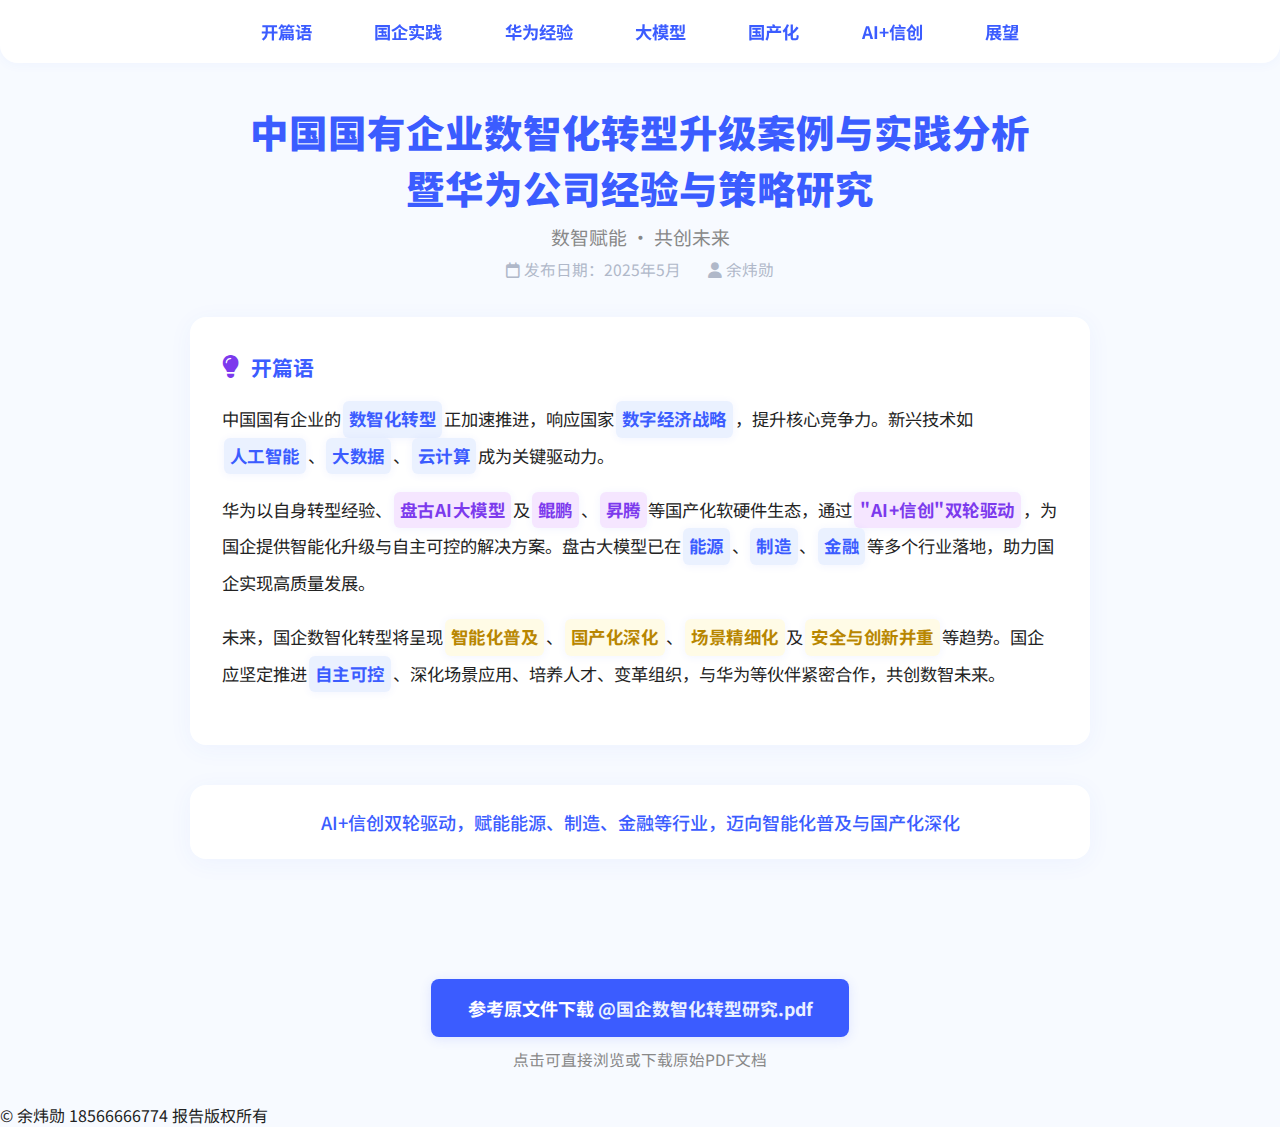
<file: Digi-trans/index.html>
<!DOCTYPE html>
<html lang="zh-CN">
<head>
  <meta charset="UTF-8">
  <meta name="viewport" content="width=device-width, initial-scale=1.0">
  <title>中国国有企业数智化转型升级案例与实践分析暨华为公司经验与策略研究</title>
  <link href="https://fonts.googleapis.com/css2?family=Noto+Sans+SC:wght@400;700&display=swap" rel="stylesheet">
  <link rel="stylesheet" href="https://cdnjs.cloudflare.com/ajax/libs/font-awesome/6.4.0/css/all.min.css">
  <style>
    :root {
      --main-blue: #3b5cff;
      --main-purple: #7c3aed;
      --main-green: #43e97b;
      --main-bg: #f7faff;
      --card-bg: #fff;
      --card-radius: 16px;
      --card-shadow: 0 4px 24px #3b5cff0d;
      --card-shadow-hover: 0 8px 32px #3b5cff22;
      --highlight-blue: #eaf1ff;
      --highlight-purple: #f5e6ff;
      --highlight-yellow: #fffbe6;
      --text-main: #222;
      --text-grey: #888;
      --text-light: #b0b8c9;
    }
    html, body {
      background: var(--main-bg);
      margin: 0;
      padding: 0;
      font-family: 'Noto Sans SC', 'PingFang SC', 'Microsoft YaHei', Arial, sans-serif;
      color: var(--text-main);
      min-height: 100vh;
    }
    .nav-bar {
      position: sticky;
      top: 0;
      z-index: 10;
      background: rgba(255,255,255,0.92);
      backdrop-filter: blur(12px);
      -webkit-backdrop-filter: blur(12px);
      border-radius: 0 0 18px 18px;
      box-shadow: 0 2px 12px #3b5cff0a;
      margin-bottom: 2.5rem;
    }
    .nav-bar ul {
      display: flex;
      justify-content: center;
      align-items: center;
      list-style: none;
      margin: 0;
      padding: 0.5rem 0;
      gap: 1.5rem;
    }
    .nav-bar li {
      border-radius: 10px;
      transition: background 0.2s, box-shadow 0.2s;
    }
    .nav-bar a {
      display: block;
      padding: 0.7rem 1.2rem;
      color: var(--main-blue);
      font-weight: 700;
      font-size: 1.08rem;
      text-decoration: none;
      border-radius: 10px;
      transition: color 0.2s, background 0.2s;
    }
    .nav-bar a:hover, .nav-bar a:focus {
      background: var(--highlight-blue);
      color: var(--main-purple);
      box-shadow: 0 2px 12px #3b5cff22;
    }
    .main-container {
      max-width: 900px;
      margin: 0 auto;
      padding: 0 1.2rem 2.5rem 1.2rem;
    }
    .page-title {
      font-size: 2.4rem;
      font-weight: 900;
      color: var(--main-blue);
      margin-top: 2.5rem;
      margin-bottom: 0.5rem;
      letter-spacing: 1px;
      text-align: center;
    }
    .page-subtitle {
      font-size: 1.18rem;
      color: var(--text-grey);
      text-align: center;
      margin-bottom: 0.5rem;
    }
    .page-meta {
      text-align: center;
      color: var(--text-light);
      font-size: 0.98rem;
      margin-bottom: 2.2rem;
    }
    .card {
      background: var(--card-bg);
      border-radius: var(--card-radius);
      box-shadow: var(--card-shadow);
      padding: 2.2rem 2rem 2.2rem 2rem;
      margin-bottom: 2.5rem;
      animation: fadeInCard 0.8s cubic-bezier(.4,1.4,.6,1) both;
      transition: box-shadow 0.2s, transform 0.2s;
    }
    .card:hover {
      box-shadow: var(--card-shadow-hover);
      transform: translateY(-4px) scale(1.012);
    }
    .card-title {
      font-size: 1.3rem;
      font-weight: 700;
      color: var(--main-blue);
      margin-bottom: 1.2rem;
      display: flex;
      align-items: center;
      gap: 0.6em;
    }
    .card-title i {
      color: var(--main-purple);
      font-size: 1.1em;
    }
    .card p {
      font-size: 1.08rem;
      color: var(--text-main);
      line-height: 2.1;
      margin: 1.1rem 0;
    }
    .highlight {
      background: var(--highlight-blue);
      color: var(--main-blue);
      font-weight: 700;
      border-radius: 6px;
      padding: 0 0.35em;
      margin: 0 0.1em;
      font-size: 1.01em;
      letter-spacing: 0.5px;
      box-shadow: 0 1px 8px #3b5cff11;
      display: inline-block;
    }
    .highlight-purple {
      background: var(--highlight-purple);
      color: var(--main-purple);
    }
    .highlight-yellow {
      background: var(--highlight-yellow);
      color: #b88600;
    }
    .svg-section {
      display: flex;
      justify-content: center;
      margin: 2.5rem 0 1.5rem 0;
      animation: fadeInCard 1.2s 0.2s cubic-bezier(.4,1.4,.6,1) both;
    }
    .svg-section svg {
      max-width: 480px;
      width: 100%;
      height: auto;
      background: none;
      border-radius: 12px;
      box-shadow: 0 2px 12px #3b5cff0a;
      display: block;
    }
    .svg-legend {
      background: var(--card-bg);
      color: var(--main-blue);
      border-radius: var(--card-radius);
      box-shadow: var(--card-shadow);
      padding: 1.5rem 2rem;
      font-size: 1.13rem;
      margin: 0 auto 2.2em auto;
      text-align: center;
      max-width: 900px;
      font-weight: 500;
      box-sizing: border-box;
      transition: box-shadow 0.2s, transform 0.2s;
    }
    @media (max-width: 700px) {
      .main-container { padding: 0 0.2rem 2rem 0.2rem; }
      .card { padding: 1.2rem 0.5rem; }
      .svg-section svg { max-width: 98vw; }
      .page-title { font-size: 1.3rem; }
      .svg-legend {
        padding: 1rem 0.5rem;
        font-size: 1rem;
        max-width: 98vw;
      }
    }
    @keyframes fadeInCard {
      0% { opacity: 0; transform: translateY(30px) scale(0.98); }
      100% { opacity: 1; transform: none; }
    }
  </style>
</head>
<body>
  <nav class="nav-bar">
    <ul>
      <li><a href="index.html">开篇语</a></li>
      <li><a href="chapter1.html">国企实践</a></li>
      <li><a href="chapter2.html">华为经验</a></li>
      <li><a href="chapter3.html">大模型</a></li>
      <li><a href="chapter4.html">国产化</a></li>
      <li><a href="chapter5.html">AI+信创</a></li>
      <li><a href="chapter6.html">展望</a></li>
    </ul>
  </nav>
  <div class="main-container">
    <div class="page-title">中国国有企业数智化转型升级案例与实践分析<br>暨华为公司经验与策略研究</div>
    <div class="page-subtitle">数智赋能 · 共创未来</div>
    <div class="page-meta">
      <span><i class="fa-regular fa-calendar"></i> 发布日期：2025年5月</span>
      <span style="margin-left:1.5em"><i class="fa-solid fa-user"></i> 余炜勋</span>
    </div>
    <section class="card" aria-label="开篇语">
      <div class="card-title"><i class="fa-solid fa-lightbulb"></i> 开篇语</div>
      <p>中国国有企业的<span class="highlight">数智化转型</span>正加速推进，响应国家<span class="highlight">数字经济战略</span>，提升核心竞争力。新兴技术如<span class="highlight">人工智能</span>、<span class="highlight">大数据</span>、<span class="highlight">云计算</span>成为关键驱动力。</p>
      <p>华为以自身转型经验、<span class="highlight highlight-purple">盘古AI大模型</span>及<span class="highlight highlight-purple">鲲鹏</span>、<span class="highlight highlight-purple">昇腾</span>等国产化软硬件生态，通过<span class="highlight highlight-purple">"AI+信创"双轮驱动</span>，为国企提供智能化升级与自主可控的解决方案。盘古大模型已在<span class="highlight highlight-blue">能源</span>、<span class="highlight highlight-blue">制造</span>、<span class="highlight highlight-blue">金融</span>等多个行业落地，助力国企实现高质量发展。</p>
      <p>未来，国企数智化转型将呈现<span class="highlight highlight-yellow">智能化普及</span>、<span class="highlight highlight-yellow">国产化深化</span>、<span class="highlight highlight-yellow">场景精细化</span>及<span class="highlight highlight-yellow">安全与创新并重</span>等趋势。国企应坚定推进<span class="highlight highlight-blue">自主可控</span>、深化场景应用、培养人才、变革组织，与华为等伙伴紧密合作，共创数智未来。</p>
    </section>
    <div class="svg-legend">AI+信创双轮驱动，赋能能源、制造、金融等行业，迈向智能化普及与国产化深化</div>
  </div>
  <div style="text-align:center;margin:2.5rem 0 2rem 0;">
    <a href="国企数智化转型研究.pdf" target="_blank" style="display:inline-block;padding:0.9em 2em;background:#3b5cff;color:#fff;font-weight:700;border-radius:8px;text-decoration:none;font-size:1.13rem;box-shadow:0 2px 12px #3b5cff22;transition:background 0.2s;">
      参考原文件下载 <span style="font-size:0.98em;color:#eaf1ff;">@国企数智化转型研究.pdf</span>
    </a>
    <div style="color:#888;font-size:0.98rem;margin-top:0.7em;">点击可直接浏览或下载原始PDF文档</div>
  </div>
  <footer class="footer">
    <div>© 余炜勋 18566666774 报告版权所有</div>
  </footer>
</body>
</html>
</file>
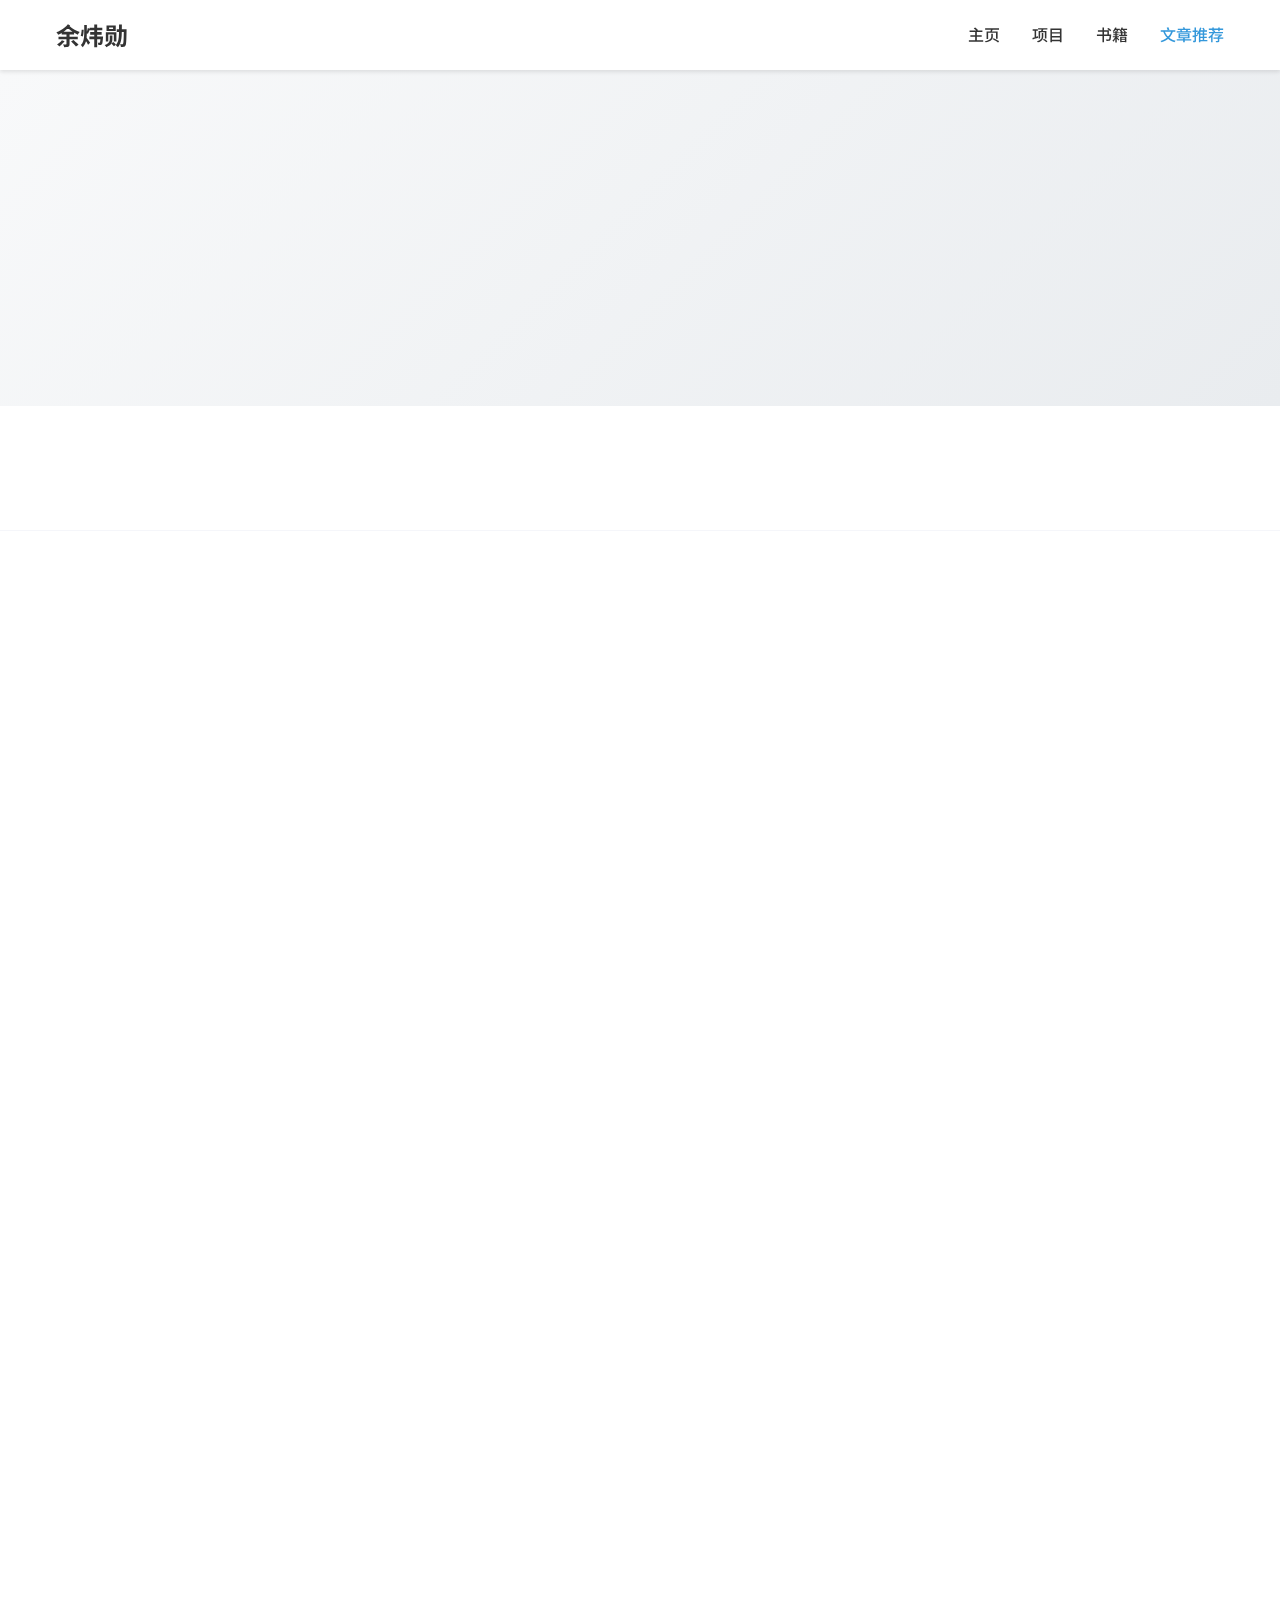
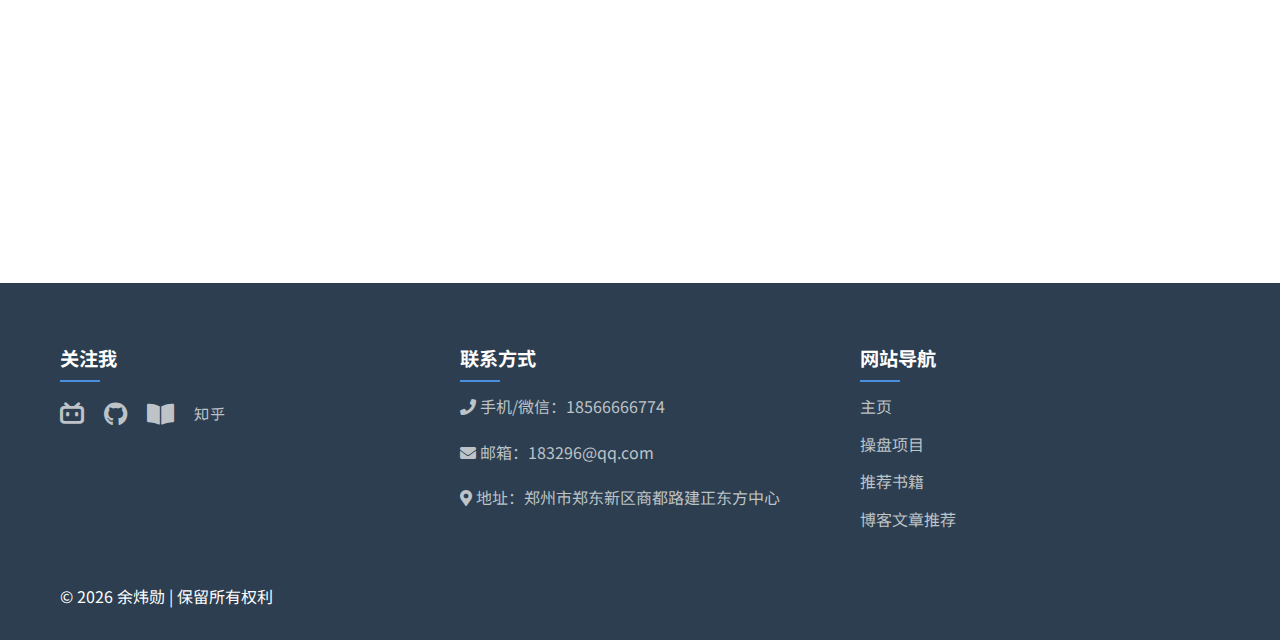
<file: blog.html>
<!DOCTYPE html>
<html lang="zh-CN">
<head>
    <meta charset="UTF-8">
    <meta name="viewport" content="width=device-width, initial-scale=1.0">
    <meta name="description" content="余炜勋的博客文章推荐 - 分享商业思考、技术创新和管理经验">
    <title>博客文章推荐 - 余炜勋的个人网站</title>
    <link rel="stylesheet" href="css/style.css">
    <link rel="preconnect" href="https://fonts.googleapis.com">
    <link rel="preconnect" href="https://fonts.gstatic.com" crossorigin>
    <link href="https://fonts.googleapis.com/css2?family=Noto+Sans+SC:wght@400;500;700&display=swap" rel="stylesheet">
    <!-- Font Awesome 图标 -->
    <link rel="stylesheet" href="https://cdnjs.cloudflare.com/ajax/libs/font-awesome/6.5.1/css/all.min.css">
    <!-- 自定义图标样式 -->
    <style>
        .icon-bilibili {
            display: inline-block;
            width: 1em;
            height: 1em;
            background-image: url('data:image/svg+xml,<svg t="1710900648861" class="icon" viewBox="0 0 1129 1024" version="1.1" xmlns="http://www.w3.org/2000/svg" p-id="4180" width="200" height="200"><path d="M234.909 9.656a80.468 80.468 0 0 1 68.398 0 167.374 167.374 0 0 1 41.843 30.578l160.937 140.82h115.07l160.936-140.82a168.983 168.983 0 0 1 41.843-30.578A80.468 80.468 0 0 1 930.96 76.445a80.468 80.468 0 0 1-17.703 53.914 449.818 449.818 0 0 1-35.406 32.187 232.553 232.553 0 0 1-22.531 18.508h100.585a170.593 170.593 0 0 1 118.289 53.109 171.397 171.397 0 0 1 53.914 118.288v462.693a325.897 325.897 0 0 1-4.024 70.007 178.64 178.64 0 0 1-80.468 112.656 173.007 173.007 0 0 1-92.539 25.75h-738.7a341.186 341.186 0 0 1-72.421-4.024A177.835 177.835 0 0 1 28.91 939.065a172.202 172.202 0 0 1-27.36-92.539V388.662a360.498 360.498 0 0 1 0-66.789A177.03 177.03 0 0 1 162.487 178.64h105.414c-16.899-12.07-31.383-26.555-46.672-39.43a80.468 80.468 0 0 1-25.75-65.984 80.468 80.468 0 0 1 39.43-63.57M216.4 321.873a80.468 80.468 0 0 0-63.57 57.937 108.632 108.632 0 0 0 0 30.578v380.615a80.468 80.468 0 0 0 55.523 80.469 106.218 106.218 0 0 0 34.601 5.632h654.208a80.468 80.468 0 0 0 76.444-47.476 112.656 112.656 0 0 0 8.047-53.109v-354.06a135.187 135.187 0 0 0 0-38.625 80.468 80.468 0 0 0-52.304-54.719 129.554 129.554 0 0 0-49.89-8.047H254.22a268.764 268.764 0 0 0-37.82 0.805z" fill="currentColor" p-id="4181"></path><path d="M348.369 447.404a80.468 80.468 0 0 1 55.523 18.507 80.468 80.468 0 0 1 28.164 59.547v80.468a80.468 80.468 0 0 1-16.094 51.5 80.468 80.468 0 0 1-131.968-9.656 104.609 104.609 0 0 1-10.46-54.719v-80.468a80.468 80.468 0 0 1 70.007-67.593z m416.021 0a80.468 80.468 0 0 1 86.102 75.64v80.468a94.148 94.148 0 0 1-12.07 53.11 80.468 80.468 0 0 1-132.772 0 95.757 95.757 0 0 1-12.875-57.133V519.02a80.468 80.468 0 0 1 70.007-70.812z" fill="currentColor" p-id="4182"></path></svg>');
            background-repeat: no-repeat;
            background-size: contain;
            vertical-align: -0.15em;
        }
    </style>
</head>
<body>
    <header class="header">
        <nav class="nav-container">
            <div class="logo">余炜勋</div>
            <ul class="nav-links">
                <li><a href="index.html">主页</a></li>
                <li><a href="projects.html">项目</a></li>
                <li><a href="books.html">书籍</a></li>
                <li><a href="blog.html" class="active">文章推荐</a></li>
            </ul>
        </nav>
    </header>

    <main>
        <section class="blog-hero">
            <div class="container">
                <h1 class="fade-in">博客文章推荐</h1>
                <p class="section-description fade-in">
                    精选优质的商业咨询、技术创新和企业管理领域的文章。
                    每篇文章都经过精心筛选，为您提供有价值的观点和见解。
                </p>
            </div>
        </section>

        <section class="blog-filter">
            <div class="container">
                <div class="filter-tags fade-in">
                    <button class="filter-tag active" data-filter="all">全部</button>
                    <button class="filter-tag" data-filter="business">商业思考</button>
                    <button class="filter-tag" data-filter="tech">技术创新</button>
                    <button class="filter-tag" data-filter="management">管理经验</button>
                </div>
            </div>
        </section>

        <section class="blog-grid-section">
            <div class="container">
                <div class="blog-grid">
                    <!-- 商业思考文章 -->
                    <article class="blog-card fade-in" data-category="business">
                        <div class="blog-image">
                            <img src="images/blog/covers/xiaomi-future.jpg" alt="小米集团终局思考" loading="lazy">
                        </div>
                        <div class="blog-content">
                            <div class="blog-meta">
                                <span class="blog-date">2024-03-20</span>
                                <span class="blog-category">商业思考</span>
                            </div>
                            <h2>小米集团终局思考（完整版）</h2>
                            <div class="blog-description">
                                <p>深入分析小米集团的发展战略和未来方向，探讨其在智能制造和生态链建设方面的布局...</p>
                            </div>
                            <div class="blog-tags">
                                <span class="blog-tag">小米</span>
                                <span class="blog-tag">战略分析</span>
                                <span class="blog-tag">智能制造</span>
                            </div>
                            <a href="https://mp.weixin.qq.com/s/pVhrk4kMFQhqntkWVzVtsw" class="read-more" target="_blank" rel="noopener">
                                阅读全文
                                <span class="arrow">→</span>
                            </a>
                        </div>
                    </article>

                    <!-- 技术创新文章 -->
                    <article class="blog-card fade-in" data-category="tech">
                        <div class="blog-image">
                            <img src="images/blog/covers/ai-trend.jpg" alt="AI大潮思考" loading="lazy">
                        </div>
                        <div class="blog-content">
                            <div class="blog-meta">
                                <span class="blog-date">2024-03-18</span>
                                <span class="blog-category">技术创新</span>
                            </div>
                            <h2>2025刘润年中大课：AI大潮近在眼前，到底怎么办？</h2>
                            <div class="blog-description">
                                <p>探讨人工智能浪潮下的机遇与挑战，为企业和个人提供AI时代的应对策略...</p>
                            </div>
                            <div class="blog-tags">
                                <span class="blog-tag">AI</span>
                                <span class="blog-tag">未来趋势</span>
                                <span class="blog-tag">战略规划</span>
                            </div>
                            <a href="https://mp.weixin.qq.com/s/ZeUFFcDEOFpljn7x_Ae3og" class="read-more" target="_blank" rel="noopener">
                                阅读全文
                                <span class="arrow">→</span>
                            </a>
                        </div>
                    </article>

                    <!-- 管理经验文章 -->
                    <article class="blog-card fade-in" data-category="management">
                        <div class="blog-image">
                            <img src="images/blog/covers/future-trend.jpg" alt="浪潮应对" loading="lazy">
                        </div>
                        <div class="blog-content">
                            <div class="blog-meta">
                                <span class="blog-date">2024-03-15</span>
                                <span class="blog-category">管理经验</span>
                            </div>
                            <h2>面对一场必须接受的浪潮，普通人该怎么办</h2>
                            <div class="blog-description">
                                <p>分析当前技术变革浪潮下的机遇与挑战，为普通人提供实用的应对策略和建议...</p>
                            </div>
                            <div class="blog-tags">
                                <span class="blog-tag">职业发展</span>
                                <span class="blog-tag">变革管理</span>
                                <span class="blog-tag">个人成长</span>
                            </div>
                            <a href="https://mp.weixin.qq.com/s/KF3QsdzrHgPzKt4kywyjtA" class="read-more" target="_blank" rel="noopener">
                                阅读全文
                                <span class="arrow">→</span>
                            </a>
                        </div>
                    </article>

                    <!-- 技术创新文章 -->
                    <article class="blog-card fade-in" data-category="tech">
                        <div class="blog-image">
                            <img src="images/blog/covers/mcp-guide.jpg" alt="MCP入门指南" loading="lazy">
                        </div>
                        <div class="blog-content">
                            <div class="blog-meta">
                                <span class="blog-date">2024-03-12</span>
                                <span class="blog-category">技术创新</span>
                            </div>
                            <h2>6000字+6个案例：写给普通人的MCP入门指南</h2>
                            <div class="blog-description">
                                <p>通过详实的案例分析和实践指导，帮助普通人快速掌握MCP技术的应用方法...</p>
                            </div>
                            <div class="blog-tags">
                                <span class="blog-tag">MCP</span>
                                <span class="blog-tag">技术指南</span>
                                <span class="blog-tag">实践案例</span>
                            </div>
                            <a href="https://mp.weixin.qq.com/s/BjsoBsUxCzeqXZq46_nrog" class="read-more" target="_blank" rel="noopener">
                                阅读全文
                                <span class="arrow">→</span>
                            </a>
                        </div>
                    </article>

                    <!-- 技术创新文章 -->
                    <article class="blog-card fade-in" data-category="tech">
                        <div class="blog-image">
                            <img src="images/blog/covers/llm-war.jpg" alt="大模型竞争" loading="lazy">
                        </div>
                        <div class="blog-content">
                            <div class="blog-meta">
                                <span class="blog-date">2024-03-10</span>
                                <span class="blog-category">技术创新</span>
                            </div>
                            <h2>大模型"诸神之战"，落地才是赛点</h2>
                            <div class="blog-description">
                                <p>深入分析大模型技术的竞争格局，探讨AI落地应用的关键因素和实践策略...</p>
                            </div>
                            <div class="blog-tags">
                                <span class="blog-tag">大模型</span>
                                <span class="blog-tag">AI应用</span>
                                <span class="blog-tag">技术落地</span>
                            </div>
                            <a href="https://mp.weixin.qq.com/s/3hniAeKrmihw2a3Sxi2NZg" class="read-more" target="_blank" rel="noopener">
                                阅读全文
                                <span class="arrow">→</span>
                            </a>
                        </div>
                    </article>

                    <!-- 商业思考文章 -->
                    <article class="blog-card fade-in" data-category="business">
                        <div class="blog-image">
                            <img src="images/blog/covers/low-altitude.jpg" alt="低空经济" loading="lazy">
                        </div>
                        <div class="blog-content">
                            <div class="blog-meta">
                                <span class="blog-date">2024-03-08</span>
                                <span class="blog-category">商业思考</span>
                            </div>
                            <h2>一文看懂低空经济产业链有哪些？六大特性是什么?</h2>
                            <div class="blog-description">
                                <p>全面解析低空经济产业链的构成要素和特点，探讨其发展前景和投资机会...</p>
                            </div>
                            <div class="blog-tags">
                                <span class="blog-tag">低空经济</span>
                                <span class="blog-tag">产业分析</span>
                                <span class="blog-tag">投资机会</span>
                            </div>
                            <a href="https://mp.weixin.qq.com/s/oR8ELuyiKEYHLO5fQijFgA" class="read-more" target="_blank" rel="noopener">
                                阅读全文
                                <span class="arrow">→</span>
                            </a>
                        </div>
                    </article>

                    <!-- 管理经验文章 -->
                    <article class="blog-card fade-in" data-category="management">
                        <div class="blog-image">
                            <img src="images/blog/covers/three-qi.jpg" alt="三气修炼" loading="lazy">
                        </div>
                        <div class="blog-content">
                            <div class="blog-meta">
                                <span class="blog-date">2024-03-05</span>
                                <span class="blog-category">管理经验</span>
                            </div>
                            <h2>入世必通"三气"：大气、匪气、杀气</h2>
                            <div class="blog-description">
                                <p>探讨职场成功的三个关键特质，分享如何在职业发展中培养和运用这些特质...</p>
                            </div>
                            <div class="blog-tags">
                                <span class="blog-tag">职场发展</span>
                                <span class="blog-tag">个人成长</span>
                                <span class="blog-tag">领导力</span>
                            </div>
                            <a href="https://mp.weixin.qq.com/s/xZgivzQ5XxWHsLDmZNU19g" class="read-more" target="_blank" rel="noopener">
                                阅读全文
                                <span class="arrow">→</span>
                            </a>
                        </div>
                    </article>

                    <!-- 管理经验文章 -->
                    <article class="blog-card fade-in" data-category="management">
                        <div class="blog-image">
                            <img src="images/blog/covers/munger-wisdom.jpg" alt="查理·芒格智慧" loading="lazy">
                        </div>
                        <div class="blog-content">
                            <div class="blog-meta">
                                <span class="blog-date">2024-03-01</span>
                                <span class="blog-category">管理经验</span>
                            </div>
                            <h2>查理·芒格：用"逆向思维"过好人生的10个智慧</h2>
                            <div class="blog-description">
                                <p>解读查理·芒格的逆向思维方法论，分享其在投资和生活中的智慧启示...</p>
                            </div>
                            <div class="blog-tags">
                                <span class="blog-tag">思维方法</span>
                                <span class="blog-tag">投资智慧</span>
                                <span class="blog-tag">人生哲学</span>
                            </div>
                            <a href="https://mp.weixin.qq.com/s/eaAo_iMiR3a8VC3UOvVT1w" class="read-more" target="_blank" rel="noopener">
                                阅读全文
                                <span class="arrow">→</span>
                            </a>
                        </div>
                    </article>
                </div>

                <div class="pagination fade-in">
                    <button type="button" class="prev-page" data-action="prev" disabled>上一页</button>
                    <div class="page-numbers">
                        <button type="button" class="page-number active" data-page="1">1</button>
                        <button type="button" class="page-number" data-page="2">2</button>
                        <button type="button" class="page-number" data-page="3">3</button>
                    </div>
                    <button type="button" class="next-page" data-action="next">下一页</button>
                </div>
            </div>
        </section>
    </main>

    <footer class="footer">
        <div class="footer-content">
            <div class="footer-grid">
                <!-- 社交媒体 -->
                <div class="footer-section">
                    <h3>关注我</h3>
                    <div class="social-links">
                        <a href="https://search.bilibili.com/all?keyword=AI%20%E5%A4%A7%E6%A8%A1%E5%9E%8B&from_source=webtop_search&spm_id_from=333.1007&search_source=5" target="_blank" rel="noopener" title="哔哩哔哩">
                            <i class="fab fa-bilibili"></i>
                        </a>
                        <a href="https://github.com/happynailinzz/industry-analysis" target="_blank" rel="noopener" title="GitHub">
                            <i class="fab fa-github"></i>
                        </a>
                        <a href="https://www.xiaohongshu.com/search_result?keyword=%25E5%259B%25BD%25E5%25AD%25A6%25E5%25BE%25AE%25E7%259F%25AD%25E5%2589%25A7&source=web_explore_feed" target="_blank" rel="noopener" title="小红书">
                            <i class="fas fa-book-open"></i>
                        </a>
                        <a href="https://www.zhihu.com/search?type=content&q=ai%20%E7%BC%96%E7%A8%8B" target="_blank" rel="noopener" title="知乎">
                            <i class="fab fa-zhihu"></i>
                        </a>
                    </div>
                </div>

                <!-- 联系方式 -->
                <div class="footer-section">
                    <h3>联系方式</h3>
            <div class="contact-info">
                        <p><i class="fas fa-phone"></i> 手机/微信：18566666774</p>
                        <p><i class="fas fa-envelope"></i> 邮箱：183296@qq.com</p>
                        <p><i class="fas fa-map-marker-alt"></i> 地址：郑州市郑东新区商都路建正东方中心</p>
                    </div>
                </div>

                <!-- 网站导航 -->
                <div class="footer-section">
                    <h3>网站导航</h3>
                    <ul class="footer-nav">
                        <li><a href="index.html">主页</a></li>
                        <li><a href="projects.html">操盘项目</a></li>
                        <li><a href="books.html">推荐书籍</a></li>
                        <li><a href="blog.html" class="active">博客文章推荐</a></li>
                    </ul>
                </div>
            </div>
            
            <!-- 版权信息 -->
            <div class="footer-bottom">
                <p>&copy; <span id="current-year"></span> 余炜勋 | 保留所有权利</p>
            </div>
        </div>
    </footer>

    <script src="js/script.js"></script>
    <script src="js/blog.js"></script>
</body>
</html>
</file>
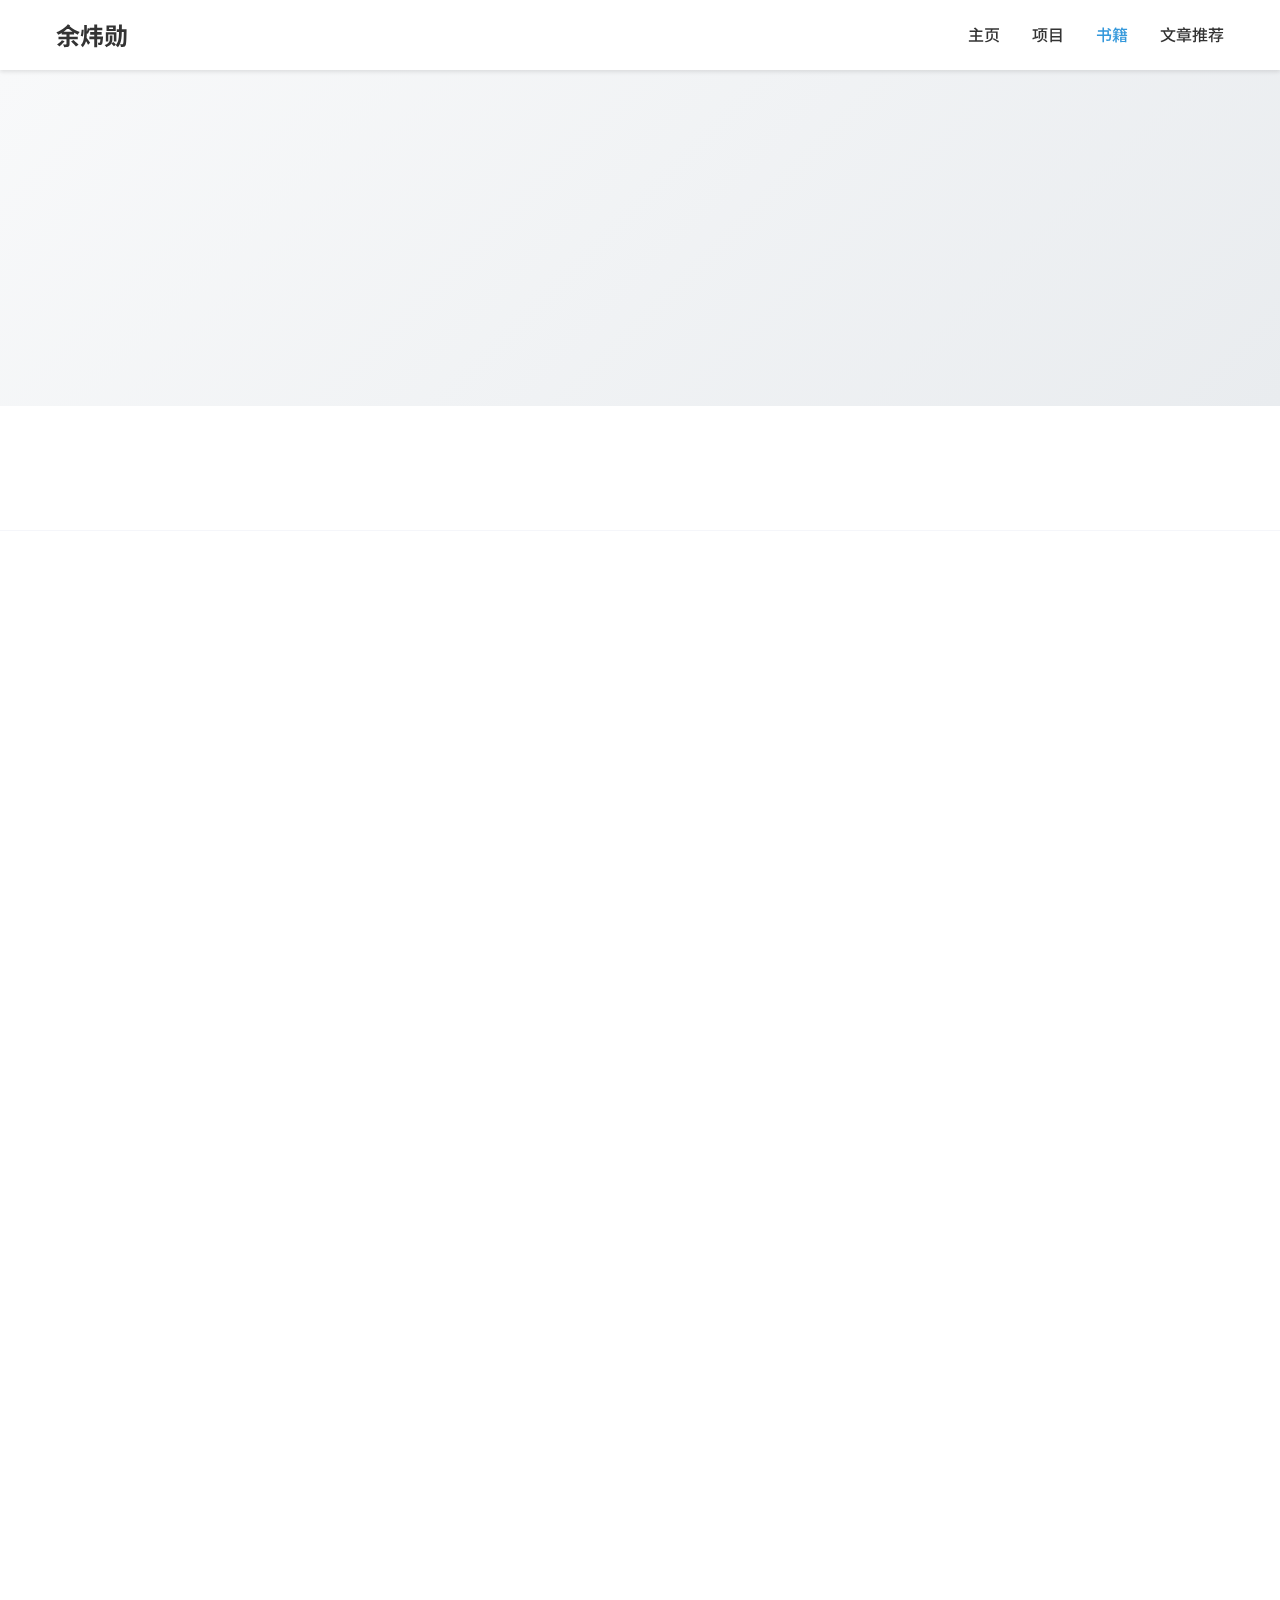
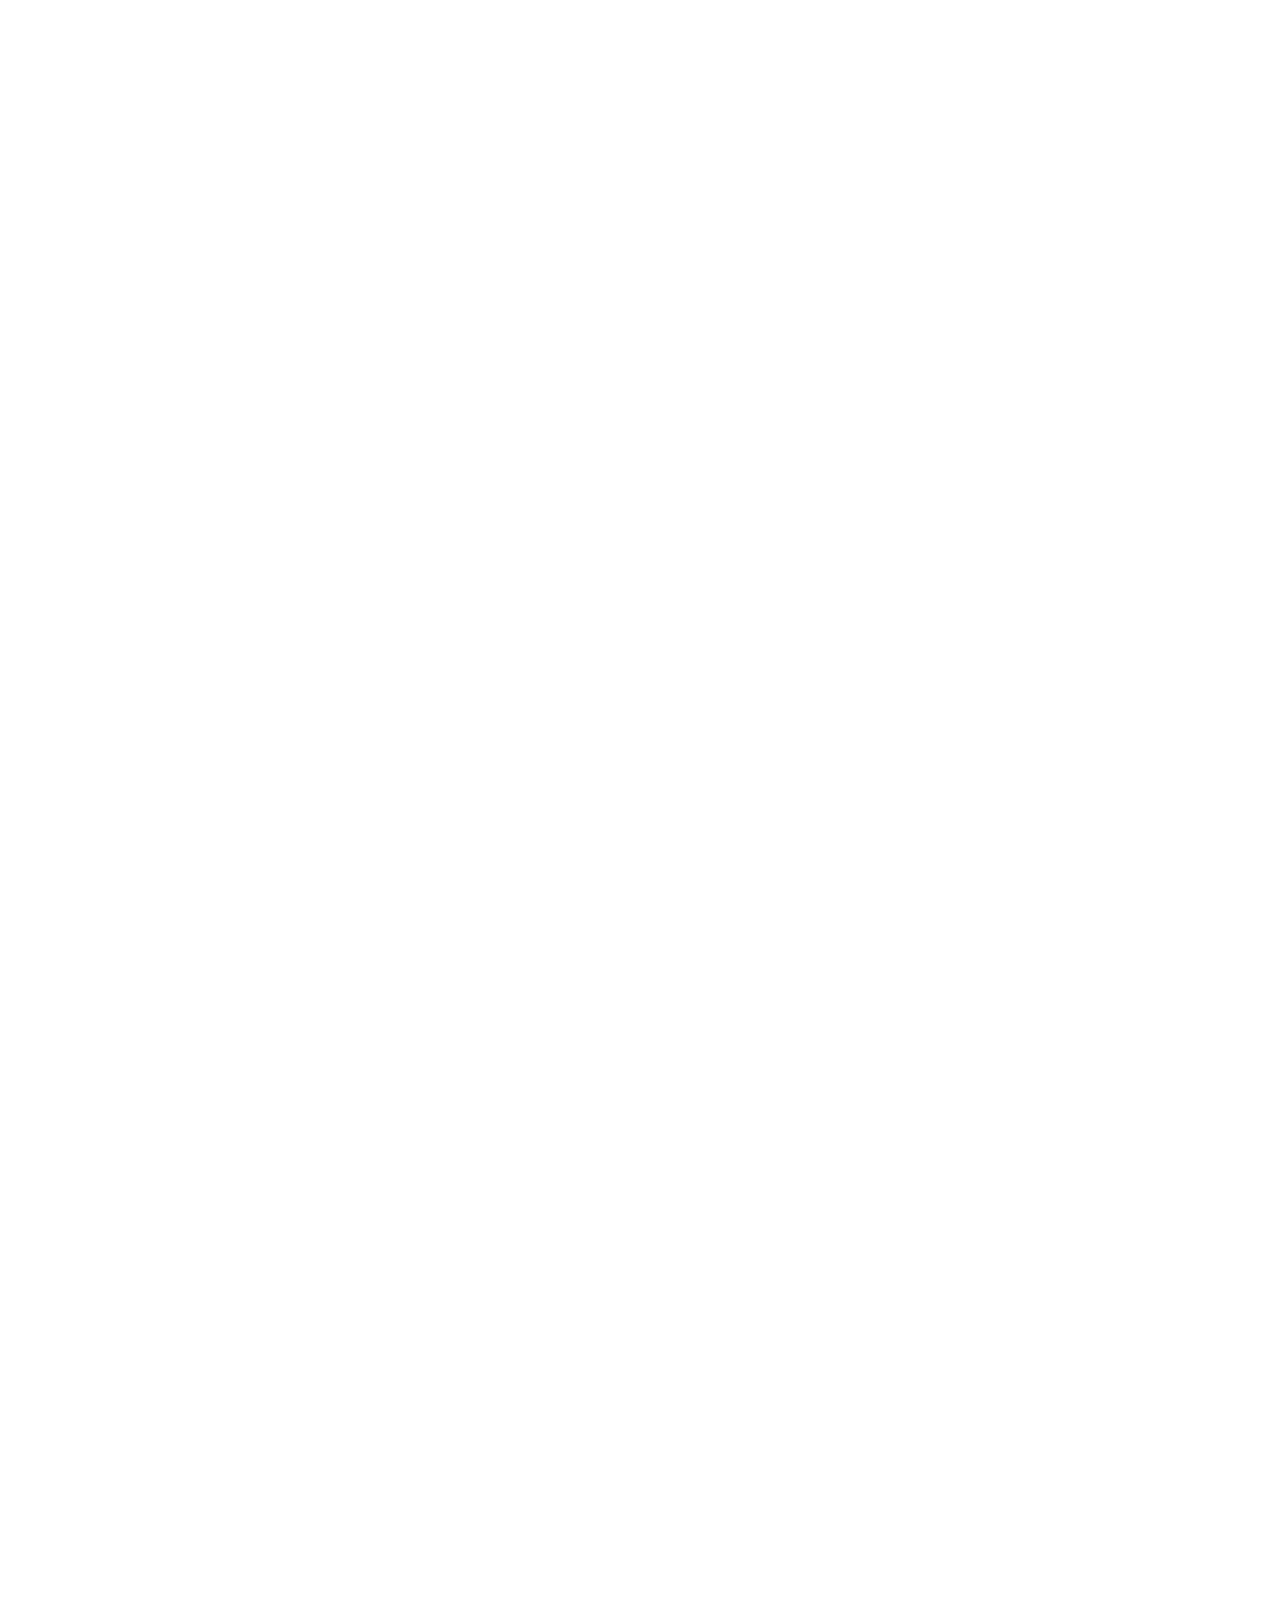
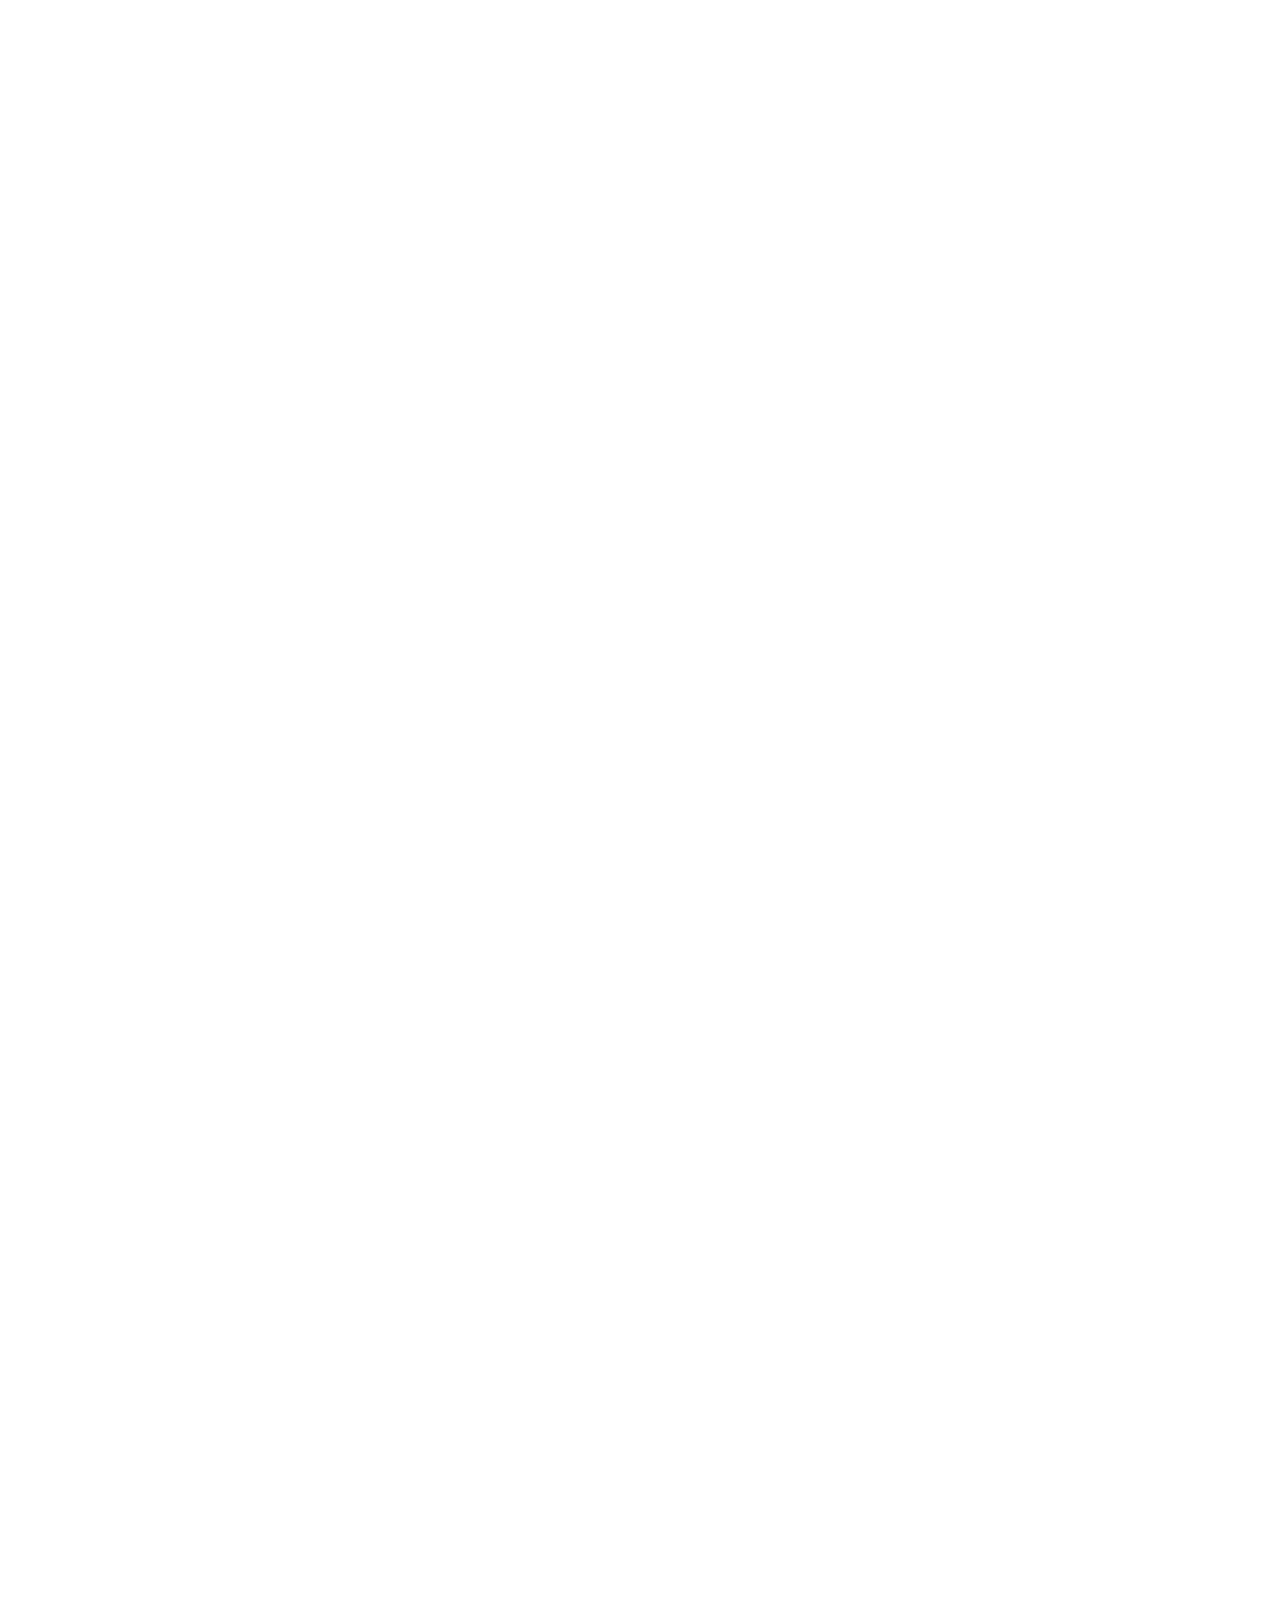
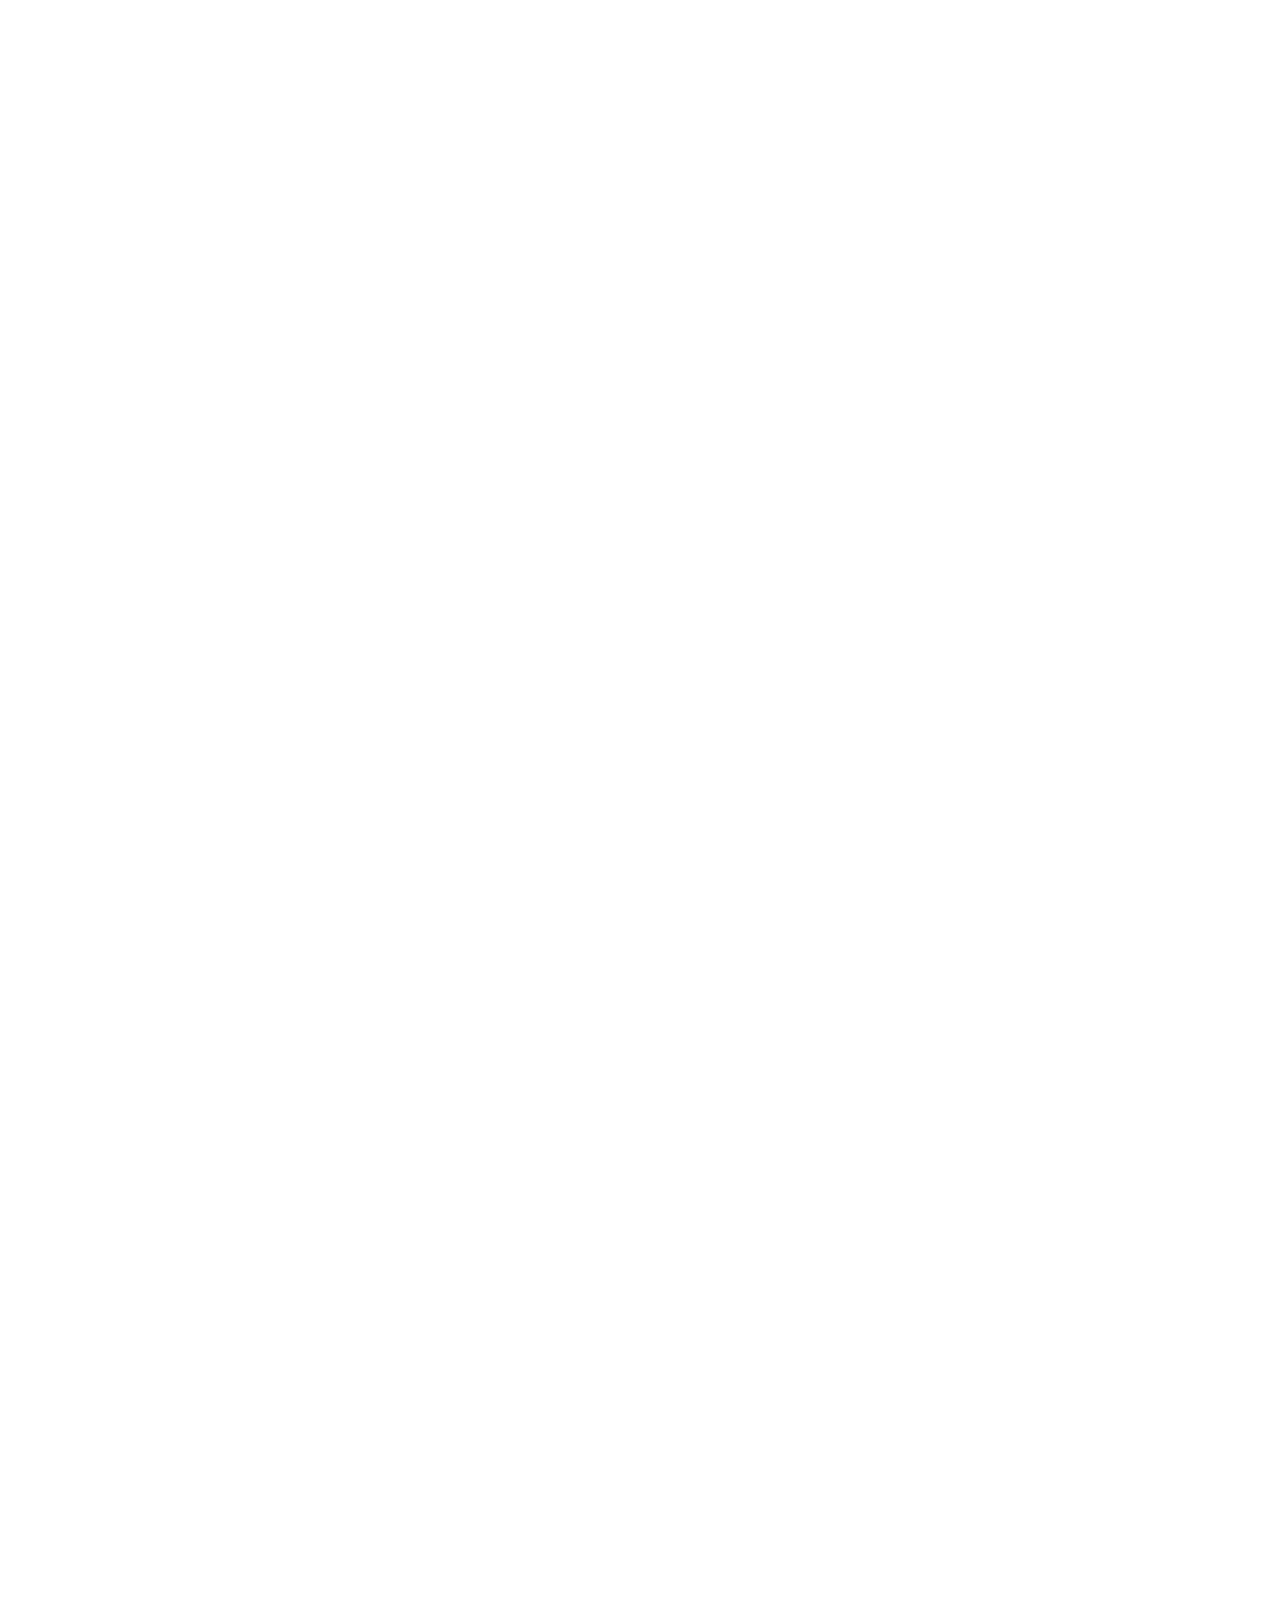
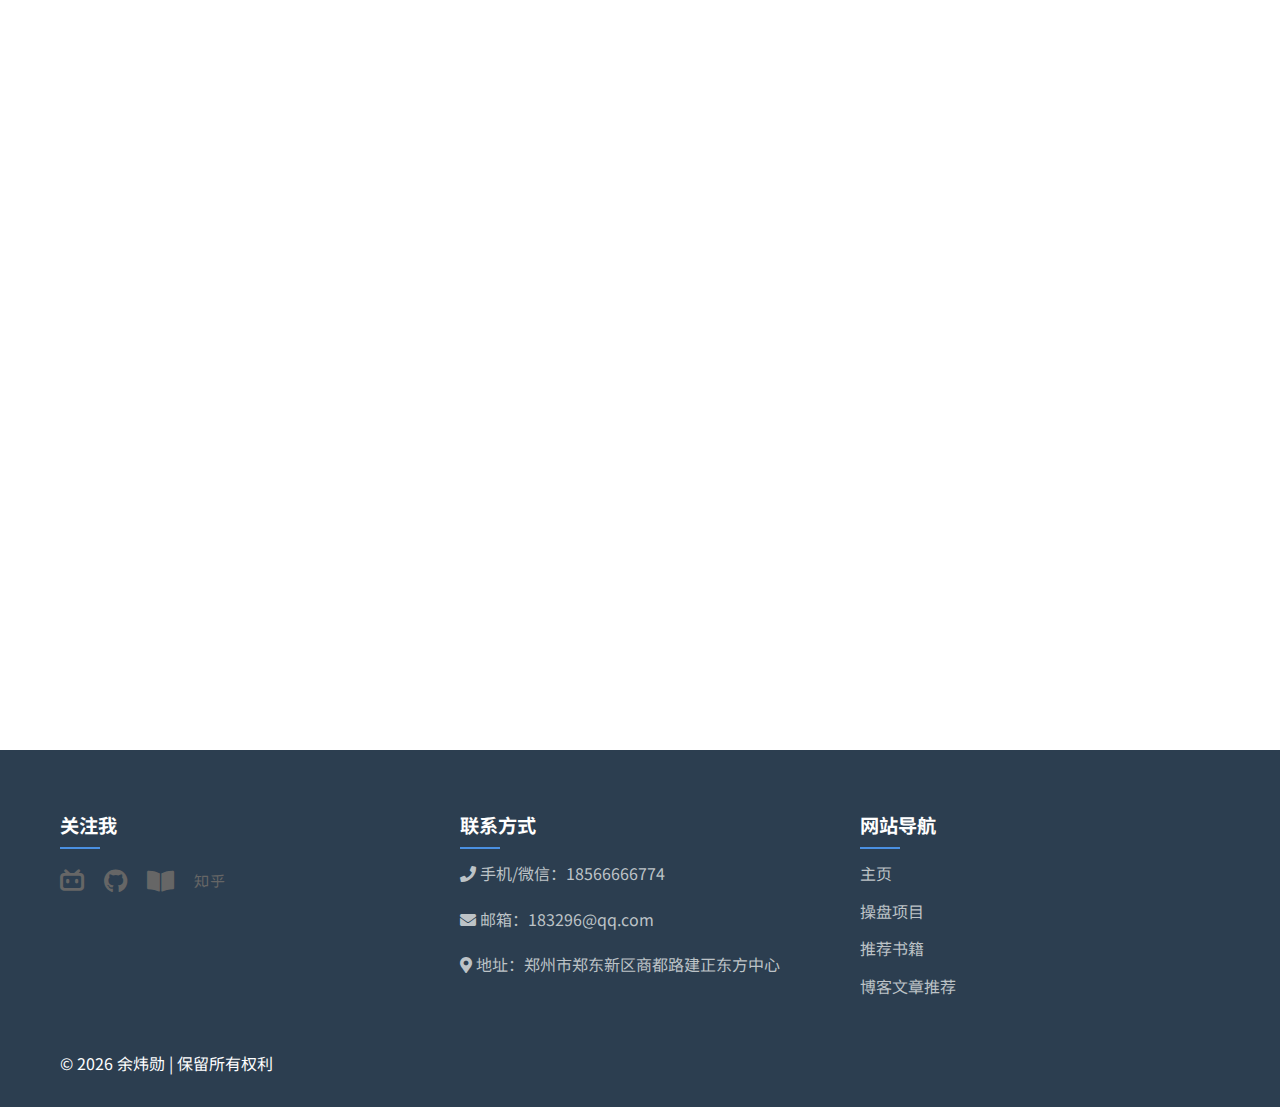
<file: books.html>
<!DOCTYPE html>
<html lang="zh-CN">
<head>
    <meta charset="UTF-8">
    <meta name="viewport" content="width=device-width, initial-scale=1.0">
    <meta name="description" content="余炜勋推荐的精选书籍 - 涵盖商业实践、科技创新和传统文化">
    <title>推荐书籍 - 余炜勋的个人网站</title>
    <link rel="stylesheet" href="css/style.css">
    <link rel="preconnect" href="https://fonts.googleapis.com">
    <link rel="preconnect" href="https://fonts.gstatic.com" crossorigin>
    <link href="https://fonts.googleapis.com/css2?family=Noto+Sans+SC:wght@400;500;700&display=swap" rel="stylesheet">
    <!-- Font Awesome 图标 -->
    <link rel="stylesheet" href="https://cdnjs.cloudflare.com/ajax/libs/font-awesome/6.5.1/css/all.min.css">
    <!-- 自定义图标样式 -->
    <style>
        /* 社交链接图标颜色 */
        .social-links a {
            color: #666;
            transition: color 0.3s ease;
        }
        
        .social-links a:hover {
            color: #007bff;
        }
    </style>
</head>
<body>
    <header class="header">
        <nav class="nav-container">
            <div class="logo">余炜勋</div>
            <ul class="nav-links">
                <li><a href="index.html">主页</a></li>
                <li><a href="projects.html">项目</a></li>
                <li><a href="books.html" class="active">书籍</a></li>
                <li><a href="blog.html">文章推荐</a></li>
            </ul>
        </nav>
    </header>

    <main>
        <section class="books-hero">
            <div class="container">
                <h1 class="fade-in">推荐书籍</h1>
                <p class="section-description fade-in">
                    这里收录了我认为值得一读的好书，涵盖商业实践、科技创新、传统文化等领域。
                    每一本都给我带来了深刻的启发，希望也能对你有所帮助。
                </p>
            </div>
        </section>

        <section class="books-filter">
            <div class="container">
                <div class="filter-tags fade-in">
                    <button class="filter-tag active" data-filter="all">全部</button>
                    <button class="filter-tag" data-filter="business">商业实践</button>
                    <button class="filter-tag" data-filter="tech">科技创新</button>
                    <button class="filter-tag" data-filter="culture">传统文化</button>
                    <button class="filter-tag" data-filter="management">管理思维</button>
                </div>
            </div>
        </section>

        <section class="books-grid-section">
            <div class="container">
                <div class="books-grid">
                    <!-- 商业实践类书籍 -->
                    <article class="book-card fade-in" data-category="business">
                        <div class="book-image">
                            <img src="images/books/covers/poor-charlie-almanack.jpg" alt="穷查理宝典" loading="lazy">
                        </div>
                        <div class="book-content">
                            <h2>穷查理宝典</h2>
                            <p class="book-author">作者/编者：彼得·考夫曼（核心思想来自查理·芒格）</p>
                            <div class="book-description">
                                <p>收录了查理·芒格的智慧箴言和思想精华，深入探讨多元思维模型和投资决策框架，是商业与投资领域的必读经典。</p>
                            </div>
                            <div class="book-highlights">
                                <h3>核心观点</h3>
                                <ul>
                                    <li>多元思维模型</li>
                                    <li>反向思考法则</li>
                                    <li>长期价值投资</li>
                                </ul>
                            </div>
                            <a href="https://book.douban.com/subject/26831789/" target="_blank" rel="noopener noreferrer" class="book-link">了解更多</a>
                        </div>
                    </article>

                    <!-- 商业实践类书籍 -->
                    <article class="book-card fade-in" data-category="business">
                        <div class="book-image">
                            <img src="images/books/covers/naval-almanack.jpg" alt="纳瓦尔宝典" loading="lazy">
                        </div>
                        <div class="book-content">
                            <h2>纳瓦尔宝典</h2>
                            <p class="book-author">作者：埃里克·乔根森</p>
                            <div class="book-description">
                                <p>收集了硅谷著名投资人纳瓦尔·拉维坎特关于财富、幸福和人生哲学的思考，提供了创造财富和实现个人自由的原则。</p>
                            </div>
                            <div class="book-highlights">
                                <h3>核心观点</h3>
                                <ul>
                                    <li>财富创造原则</li>
                                    <li>杠杆思维</li>
                                    <li>幸福哲学</li>
                                </ul>
                            </div>
                            <a href="https://book.douban.com/subject/35876121/" target="_blank" rel="noopener noreferrer" class="book-link">了解更多</a>
                        </div>
                    </article>

                    <!-- 传统文化类书籍 -->
                    <article class="book-card fade-in" data-category="culture">
                        <div class="book-image">
                            <img src="images/books/covers/art-of-war.jpg" alt="孙子兵法" loading="lazy">
                        </div>
                        <div class="book-content">
                            <h2>孙子兵法</h2>
                            <p class="book-author">作者：孙武</p>
                            <div class="book-description">
                                <p>中国古代军事著作，被誉为"兵学圣典"，其战略思想不仅适用于军事领域，也广泛应用于商业竞争和日常决策中。</p>
                            </div>
                            <div class="book-highlights">
                                <h3>核心观点</h3>
                                <ul>
                                    <li>知己知彼</li>
                                    <li>谋定后动</li>
                                    <li>势与谋略</li>
                                </ul>
                            </div>
                            <a href="https://book.douban.com/subject/26917969/" target="_blank" rel="noopener noreferrer" class="book-link">了解更多</a>
                        </div>
                    </article>

                    <!-- 传统文化类书籍 -->
                    <article class="book-card fade-in" data-category="culture">
                        <div class="book-image">
                            <img src="images/books/covers/analects.jpg" alt="论语" loading="lazy">
                        </div>
                        <div class="book-content">
                            <h2>论语</h2>
                            <p class="book-author">编纂：孔子弟子及再传弟子（核心思想来自孔子）</p>
                            <div class="book-description">
                                <p>记录了孔子及其弟子言行的语录集，是儒家学派的经典著作，其中的智慧对处世、为人、治国等方面提供了宝贵的指导。</p>
                            </div>
                            <div class="book-highlights">
                                <h3>核心观点</h3>
                                <ul>
                                    <li>仁者思想</li>
                                    <li>修身齐家</li>
                                    <li>君子之道</li>
                                </ul>
                            </div>
                            <a href="https://book.douban.com/subject/26913479/" target="_blank" rel="noopener noreferrer" class="book-link">了解更多</a>
                        </div>
                    </article>

                    <!-- 传统文化类书籍 -->
                    <article class="book-card fade-in" data-category="culture">
                        <div class="book-image">
                            <img src="images/books/covers/tao-te-ching.jpg" alt="道德经" loading="lazy">
                        </div>
                        <div class="book-content">
                            <h2>道德经</h2>
                            <p class="book-author">作者：老子</p>
                            <div class="book-description">
                                <p>道家经典著作，短短五千言阐述了"道"与"德"的哲学思想，强调无为而治和顺应自然的人生智慧。</p>
                            </div>
                            <div class="book-highlights">
                                <h3>核心观点</h3>
                                <ul>
                                    <li>道法自然</li>
                                    <li>无为而治</li>
                                    <li>柔弱胜刚强</li>
                                </ul>
                            </div>
                            <a href="https://book.douban.com/subject/34437486/" target="_blank" rel="noopener noreferrer" class="book-link">了解更多</a>
                        </div>
                    </article>

                    <!-- 传统文化类书籍 -->
                    <article class="book-card fade-in" data-category="culture">
                        <div class="book-image">
                            <img src="images/books/covers/chuanxi-lu.jpg" alt="传习录" loading="lazy">
                        </div>
                        <div class="book-content">
                            <h2>传习录</h2>
                            <p class="book-author">记录者：王阳明的弟子（核心思想来自王阳明）</p>
                            <div class="book-description">
                                <p>记录了明代思想家王阳明的言行和心学思想，强调"知行合一"和"致良知"，对个人修养和行动哲学有深刻启示。</p>
                            </div>
                            <div class="book-highlights">
                                <h3>核心观点</h3>
                                <ul>
                                    <li>知行合一</li>
                                    <li>致良知</li>
                                    <li>心即理</li>
                                </ul>
                            </div>
                            <a href="https://book.douban.com/subject/30443660/" target="_blank" rel="noopener noreferrer" class="book-link">了解更多</a>
                        </div>
                    </article>

                    <!-- 传统文化类书籍 -->
                    <article class="book-card fade-in" data-category="culture">
                        <div class="book-image">
                            <img src="images/books/covers/zizhi-tongjian.jpg" alt="资治通鉴" loading="lazy">
                        </div>
                        <div class="book-content">
                            <h2>资治通鉴</h2>
                            <p class="book-author">作者：司马光</p>
                            <div class="book-description">
                                <p>中国古代编年体通史巨著，记录了从战国至五代共1362年的历史，通过历史事件和人物故事呈现治国安邦的智慧。</p>
                            </div>
                            <div class="book-highlights">
                                <h3>核心观点</h3>
                                <ul>
                                    <li>以史为鉴</li>
                                    <li>治国之道</li>
                                    <li>兴衰规律</li>
                                </ul>
                            </div>
                            <a href="https://book.douban.com/subject/34809067/" target="_blank" rel="noopener noreferrer" class="book-link">了解更多</a>
                        </div>
                    </article>

                    <!-- 商业实践类书籍 -->
                    <article class="book-card fade-in" data-category="business">
                        <div class="book-image">
                            <img src="images/books/covers/super-symbol.jpg" alt="超级符号就是超级创意" loading="lazy">
                        </div>
                        <div class="book-content">
                            <h2>超级符号就是超级创意</h2>
                            <p class="book-author">作者：华杉，华楠</p>
                            <div class="book-description">
                                <p>探讨品牌营销和广告创意的本质，阐述符号学在商业传播中的应用，帮助企业创造深入人心的品牌符号。</p>
                            </div>
                            <div class="book-highlights">
                                <h3>核心观点</h3>
                                <ul>
                                    <li>符号价值创造</li>
                                    <li>品牌记忆点</li>
                                    <li>创意思维方法</li>
                                </ul>
                            </div>
                            <a href="https://book.douban.com/subject/25779152/" target="_blank" rel="noopener noreferrer" class="book-link">了解更多</a>
                        </div>
                    </article>

                    <!-- 管理思维类书籍 -->
                    <article class="book-card fade-in" data-category="management">
                        <div class="book-image">
                            <img src="images/books/covers/guns-germs-steel.jpg" alt="枪炮、病菌与钢铁" loading="lazy">
                        </div>
                        <div class="book-content">
                            <h2>枪炮、病菌与钢铁</h2>
                            <p class="book-author">作者：贾雷德·戴蒙德</p>
                            <div class="book-description">
                                <p>这部经典社科著作从环境和地理角度解释了不同文明发展的差异，探讨了人类社会发展的根本动力和历史趋势。</p>
                            </div>
                            <div class="book-highlights">
                                <h3>核心观点</h3>
                                <ul>
                                    <li>地理决定论</li>
                                    <li>文明竞争机制</li>
                                    <li>技术扩散规律</li>
                                </ul>
                            </div>
                            <a href="https://book.douban.com/subject/35714810/" target="_blank" rel="noopener noreferrer" class="book-link">了解更多</a>
                        </div>
                    </article>

                    <!-- 管理思维类书籍 -->
                    <article class="book-card fade-in" data-category="management">
                        <div class="book-image">
                            <img src="images/books/covers/innovators-dilemma.jpg" alt="创新者的窘境" loading="lazy">
                        </div>
                        <div class="book-content">
                            <h2>创新者的窘境</h2>
                            <p class="book-author">作者：克莱顿·克里斯坦森</p>
                            <div class="book-description">
                                <p>深入分析了为何优秀公司会在面对颠覆性技术时失败，提出了如何应对创新挑战的战略框架和解决方案。</p>
                            </div>
                            <div class="book-highlights">
                                <h3>核心观点</h3>
                                <ul>
                                    <li>颠覆式创新理论</li>
                                    <li>价值网络转移</li>
                                    <li>资源分配困境</li>
                                </ul>
                            </div>
                            <a href="https://book.douban.com/subject/4243770/" target="_blank" rel="noopener noreferrer" class="book-link">了解更多</a>
                        </div>
                    </article>

                    <!-- 管理思维类书籍 -->
                    <article class="book-card fade-in" data-category="management">
                        <div class="book-image">
                            <img src="images/books/covers/effective-executive.jpg" alt="卓有成效的管理者" loading="lazy">
                        </div>
                        <div class="book-content">
                            <h2>卓有成效的管理者</h2>
                            <p class="book-author">作者：彼得·德鲁克</p>
                            <div class="book-description">
                                <p>管理学经典著作，详细阐述了管理者如何通过时间管理、贡献导向和发挥他人所长等原则提高工作效率和组织绩效。</p>
                            </div>
                            <div class="book-highlights">
                                <h3>核心观点</h3>
                                <ul>
                                    <li>时间管理法则</li>
                                    <li>贡献导向思维</li>
                                    <li>用人所长原则</li>
                                </ul>
                            </div>
                            <a href="https://book.douban.com/subject/1322025/" target="_blank" rel="noopener noreferrer" class="book-link">了解更多</a>
                        </div>
                    </article>

                    <!-- 商业实践类书籍 -->
                    <article class="book-card fade-in" data-category="business">
                        <div class="book-image">
                            <img src="images/books/covers/positioning.jpg" alt="定位" loading="lazy">
                        </div>
                        <div class="book-content">
                            <h2>定位</h2>
                            <p class="book-author">作者：杰克·特劳特、阿尔·里斯</p>
                            <div class="book-description">
                                <p>市场营销经典著作，提出了品牌定位的核心理念，阐述了如何在消费者心智中建立独特位置的策略和方法。</p>
                            </div>
                            <div class="book-highlights">
                                <h3>核心观点</h3>
                                <ul>
                                    <li>心智争夺战</li>
                                    <li>品类第一原则</li>
                                    <li>差异化策略</li>
                                </ul>
                            </div>
                            <a href="https://book.douban.com/subject/5421787/" target="_blank" rel="noopener noreferrer" class="book-link">了解更多</a>
                        </div>
                    </article>

                    <!-- 管理思维类书籍 -->
                    <article class="book-card fade-in" data-category="management">
                        <div class="book-image">
                            <img src="images/books/covers/principles.jpg" alt="原则" loading="lazy">
                        </div>
                        <div class="book-content">
                            <h2>原则</h2>
                            <p class="book-author">作者：瑞·达利欧</p>
                            <div class="book-description">
                                <p>桥水基金创始人分享的人生和工作原则，提供了一套系统性的思考框架和决策方法，帮助个人和组织实现卓越。</p>
                            </div>
                            <div class="book-highlights">
                                <h3>核心观点</h3>
                                <ul>
                                    <li>极度透明文化</li>
                                    <li>系统性思维</li>
                                    <li>基于原则的决策</li>
                                </ul>
                            </div>
                            <a href="https://book.douban.com/subject/27608239/" target="_blank" rel="noopener noreferrer" class="book-link">了解更多</a>
                        </div>
                    </article>

                    <!-- 商业实践类书籍 -->
                    <article class="book-card fade-in" data-category="business">
                        <div class="book-image">
                            <img src="images/books/covers/variable.jpg" alt="变量系列" loading="lazy">
                        </div>
                        <div class="book-content">
                            <h2>变量系列</h2>
                            <p class="book-author">作者：何帆</p>
                            <div class="book-description">
                                <p>记录和解读中国社会经济发展关键变量的系列著作，通过深入调研和细致观察，揭示中国转型期的发展趋势和机遇。</p>
                            </div>
                            <div class="book-highlights">
                                <h3>核心观点</h3>
                                <ul>
                                    <li>微观变量察觉</li>
                                    <li>底层逻辑变革</li>
                                    <li>社会经济新动能</li>
                                </ul>
                            </div>
                            <a href="https://book.douban.com/series/50327" target="_blank" rel="noopener noreferrer" class="book-link">了解更多</a>
                        </div>
                    </article>

                    <!-- 管理思维类书籍 -->
                    <article class="book-card fade-in" data-category="management">
                        <div class="book-image">
                            <img src="images/books/covers/sapiens.jpg" alt="人类简史" loading="lazy">
                        </div>
                        <div class="book-content">
                            <h2>人类简史</h2>
                            <p class="book-author">作者：尤瓦尔·赫拉利</p>
                            <div class="book-description">
                                <p>以宏观视角讲述人类发展的全过程，从认知革命、农业革命到科学革命，探讨了塑造人类社会的关键因素和未来趋势。</p>
                            </div>
                            <div class="book-highlights">
                                <h3>核心观点</h3>
                                <ul>
                                    <li>虚构故事的力量</li>
                                    <li>三大革命理论</li>
                                    <li>历史发展必然性</li>
                                </ul>
                            </div>
                            <a href="https://book.douban.com/subject/25985021/" target="_blank" rel="noopener noreferrer" class="book-link">了解更多</a>
                        </div>
                    </article>

                    <!-- 传统文化类书籍 -->
                    <article class="book-card fade-in" data-category="culture">
                        <div class="book-image">
                            <img src="images/books/covers/civilization.jpg" alt="文明：1000年—1029年" loading="lazy">
                        </div>
                        <div class="book-content">
                            <h2>文明：1000年—1029年</h2>
                            <p class="book-author">作者：罗振宇</p>
                            <div class="book-description">
                                <p>通过对宋代1000年至1029年的历史剖析，探讨了中华文明的演进特点，以及传统文化价值在当代的传承和创新。</p>
                            </div>
                            <div class="book-highlights">
                                <h3>核心观点</h3>
                                <ul>
                                    <li>文明发展规律</li>
                                    <li>治理智慧传承</li>
                                    <li>历史与现代对照</li>
                                </ul>
                            </div>
                            <a href="https://book.douban.com/subject/37125226/" target="_blank" rel="noopener noreferrer" class="book-link">了解更多</a>
                        </div>
                    </article>
                </div>
            </div>
        </section>
    </main>

    <footer class="footer">
        <div class="footer-content">
            <div class="footer-grid">
                <!-- 社交媒体 -->
                <div class="footer-section">
                    <h3>关注我</h3>
                    <div class="social-links">
                        <a href="https://search.bilibili.com/all?keyword=AI%20%E5%A4%A7%E6%A8%A1%E5%9E%8B&from_source=webtop_search&spm_id_from=333.1007&search_source=5" target="_blank" rel="noopener" title="哔哩哔哩">
                            <i class="fab fa-bilibili"></i>
                        </a>
                        <a href="https://github.com/happynailinzz/industry-analysis" target="_blank" rel="noopener" title="GitHub">
                            <i class="fab fa-github"></i>
                        </a>
                        <a href="https://www.xiaohongshu.com/search_result?keyword=%25E5%259B%25BD%25E5%25AD%25A6%25E5%25BE%25AE%25E7%259F%25AD%25E5%2589%25A7&source=web_explore_feed" target="_blank" rel="noopener" title="小红书">
                            <i class="fas fa-book-open"></i>
                        </a>
                        <a href="https://www.zhihu.com/search?type=content&q=ai%20%E7%BC%96%E7%A8%8B" target="_blank" rel="noopener" title="知乎">
                            <i class="fab fa-zhihu"></i>
                        </a>
                    </div>
                </div>

                <!-- 联系方式 -->
                <div class="footer-section">
                    <h3>联系方式</h3>
            <div class="contact-info">
                        <p><i class="fas fa-phone"></i> 手机/微信：18566666774</p>
                        <p><i class="fas fa-envelope"></i> 邮箱：183296@qq.com</p>
                        <p><i class="fas fa-map-marker-alt"></i> 地址：郑州市郑东新区商都路建正东方中心</p>
                    </div>
                </div>

                <!-- 网站导航 -->
                <div class="footer-section">
                    <h3>网站导航</h3>
                    <ul class="footer-nav">
                        <li><a href="index.html">主页</a></li>
                        <li><a href="projects.html">操盘项目</a></li>
                        <li><a href="books.html" class="active">推荐书籍</a></li>
                        <li><a href="blog.html">博客文章推荐</a></li>
                    </ul>
                </div>
            </div>
            
            <!-- 版权信息 -->
            <div class="footer-bottom">
                <p>&copy; <span id="current-year"></span> 余炜勋 | 保留所有权利</p>
            </div>
        </div>
    </footer>

    <script src="js/script.js"></script>
</body>
</html>
</file>
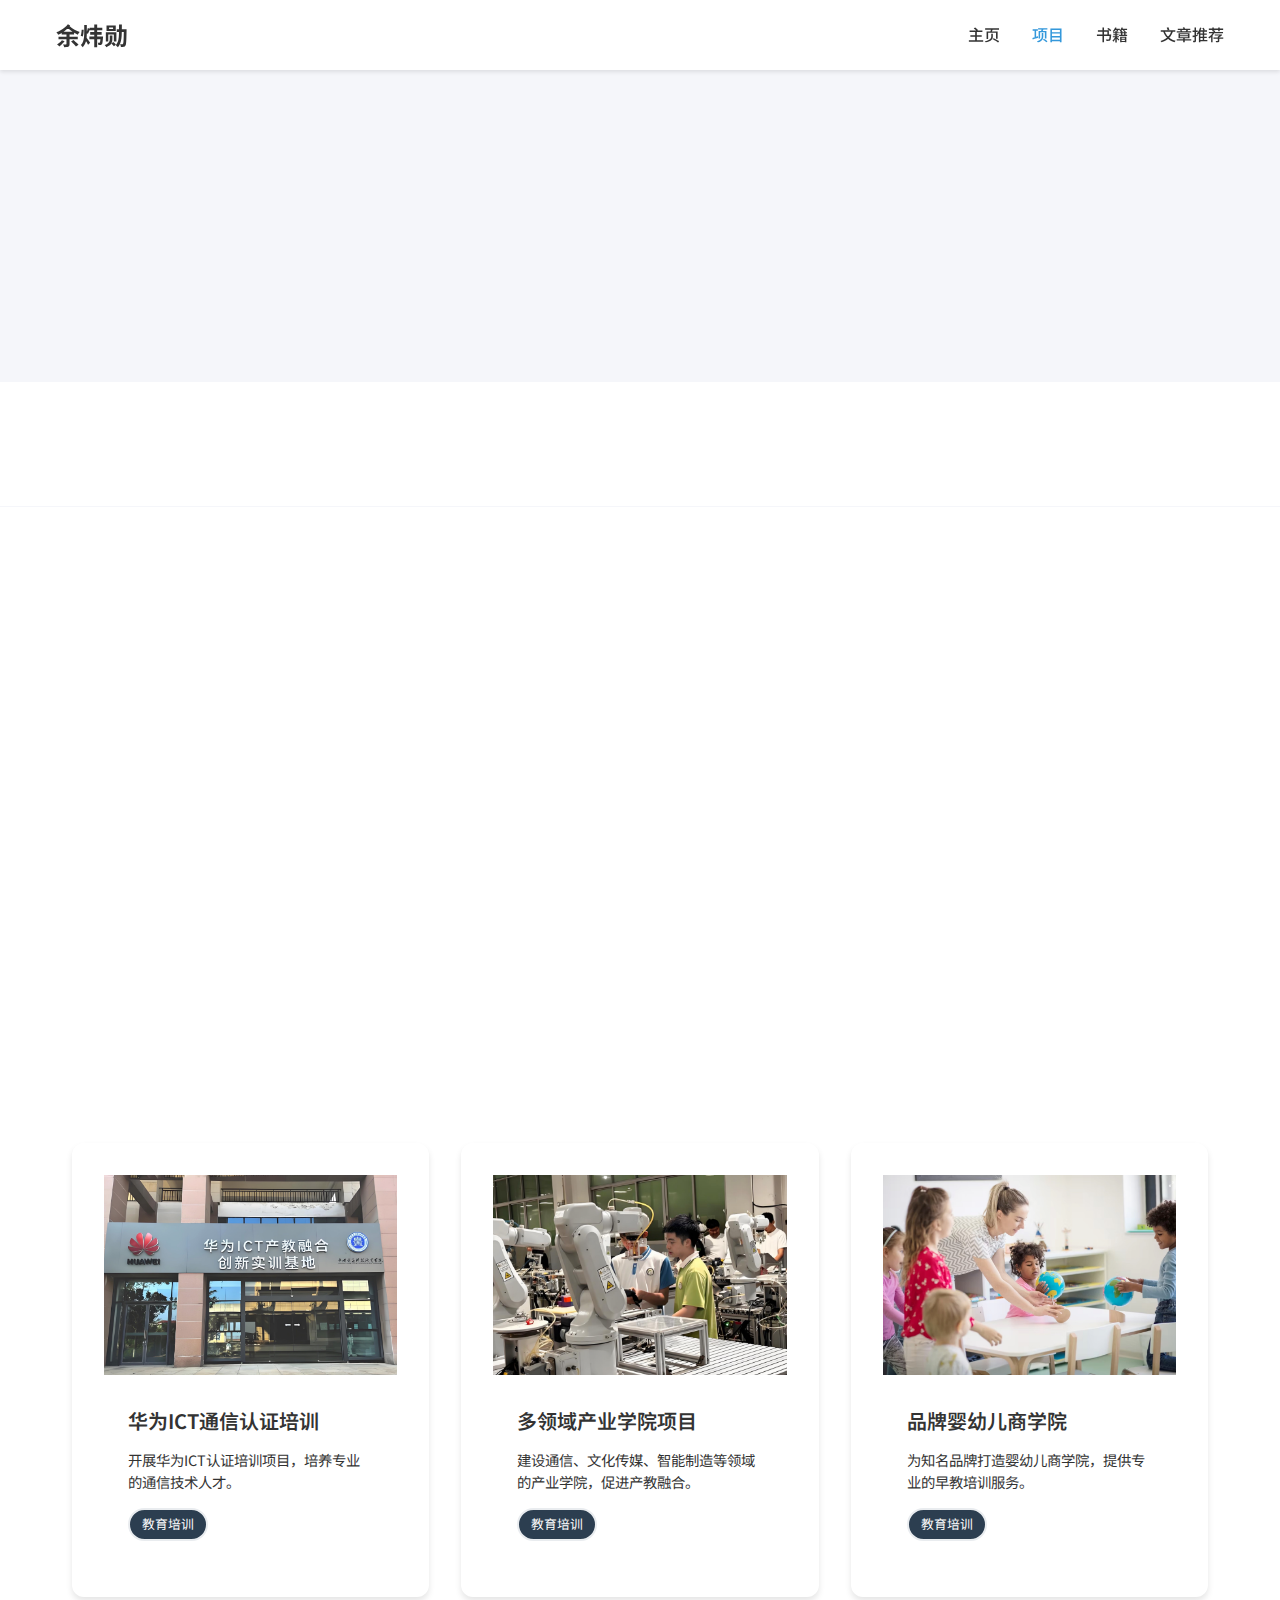
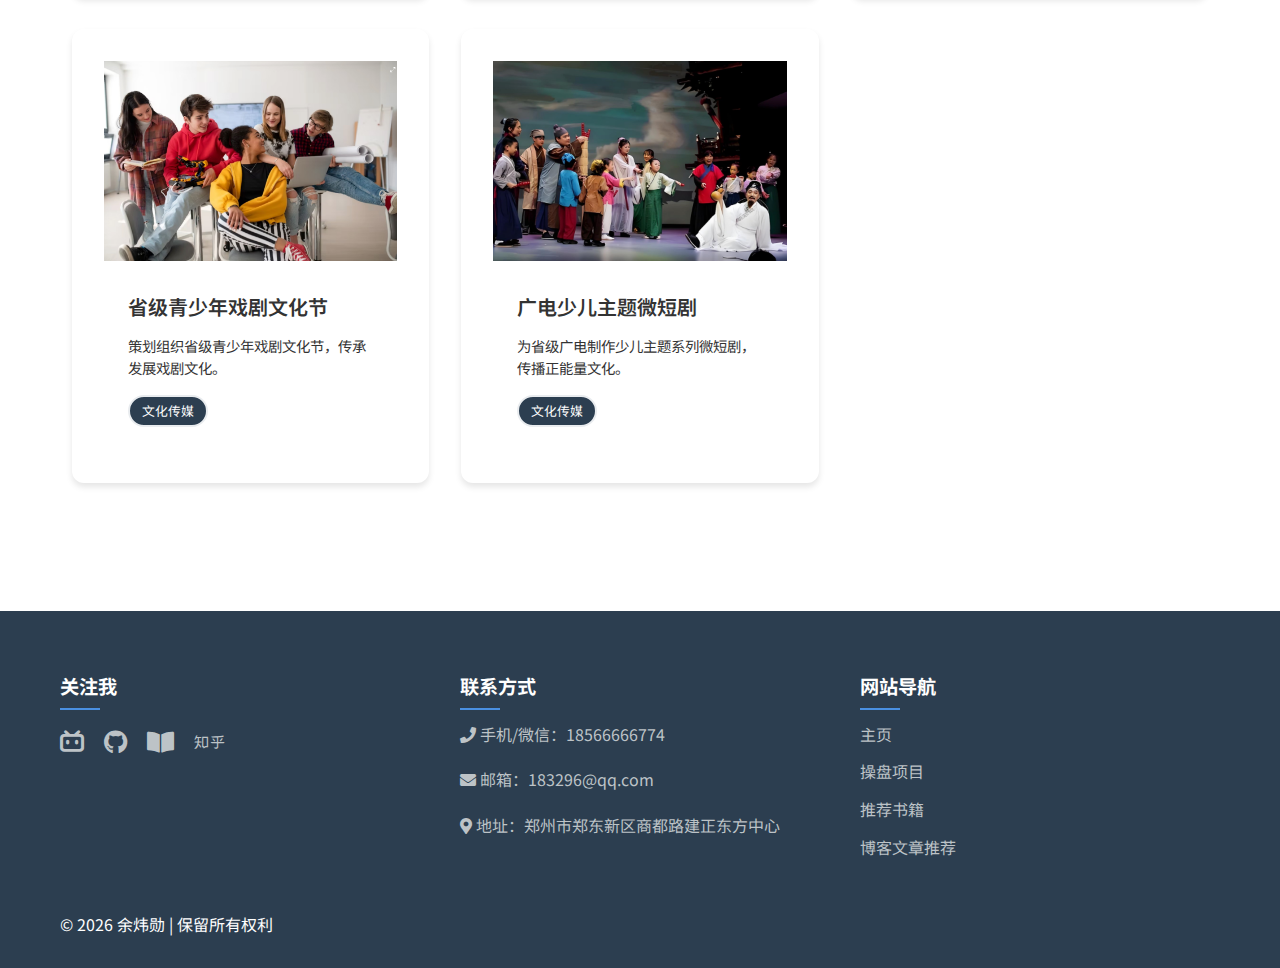
<file: projects.html>
<!DOCTYPE html>
<html lang="zh-CN">
<head>
    <meta charset="UTF-8">
    <meta name="viewport" content="width=device-width, initial-scale=1.0">
    <meta name="description" content="余炜勋的操盘项目展示 - 专注于政企项目策划操盘和文化传承复兴">
    <title>操盘项目 - 余炜勋的个人网站</title>
    <link rel="stylesheet" href="css/style.css">
    <link rel="preconnect" href="https://fonts.googleapis.com">
    <link rel="preconnect" href="https://fonts.gstatic.com" crossorigin>
    <link href="https://fonts.googleapis.com/css2?family=Noto+Sans+SC:wght@400;500;700&display=swap" rel="stylesheet">
    <!-- Font Awesome 图标 -->
    <link rel="stylesheet" href="https://cdnjs.cloudflare.com/ajax/libs/font-awesome/6.5.1/css/all.min.css">
    <!-- 自定义图标样式 -->
    <style>
        .icon-bilibili {
            display: inline-block;
            width: 1em;
            height: 1em;
            background-image: url('data:image/svg+xml,<svg t="1710900648861" class="icon" viewBox="0 0 1129 1024" version="1.1" xmlns="http://www.w3.org/2000/svg" p-id="4180" width="200" height="200"><path d="M234.909 9.656a80.468 80.468 0 0 1 68.398 0 167.374 167.374 0 0 1 41.843 30.578l160.937 140.82h115.07l160.936-140.82a168.983 168.983 0 0 1 41.843-30.578A80.468 80.468 0 0 1 930.96 76.445a80.468 80.468 0 0 1-17.703 53.914 449.818 449.818 0 0 1-35.406 32.187 232.553 232.553 0 0 1-22.531 18.508h100.585a170.593 170.593 0 0 1 118.289 53.109 171.397 171.397 0 0 1 53.914 118.288v462.693a325.897 325.897 0 0 1-4.024 70.007 178.64 178.64 0 0 1-80.468 112.656 173.007 173.007 0 0 1-92.539 25.75h-738.7a341.186 341.186 0 0 1-72.421-4.024A177.835 177.835 0 0 1 28.91 939.065a172.202 172.202 0 0 1-27.36-92.539V388.662a360.498 360.498 0 0 1 0-66.789A177.03 177.03 0 0 1 162.487 178.64h105.414c-16.899-12.07-31.383-26.555-46.672-39.43a80.468 80.468 0 0 1-25.75-65.984 80.468 80.468 0 0 1 39.43-63.57M216.4 321.873a80.468 80.468 0 0 0-63.57 57.937 108.632 108.632 0 0 0 0 30.578v380.615a80.468 80.468 0 0 0 55.523 80.469 106.218 106.218 0 0 0 34.601 5.632h654.208a80.468 80.468 0 0 0 76.444-47.476 112.656 112.656 0 0 0 8.047-53.109v-354.06a135.187 135.187 0 0 0 0-38.625 80.468 80.468 0 0 0-52.304-54.719 129.554 129.554 0 0 0-49.89-8.047H254.22a268.764 268.764 0 0 0-37.82 0.805z" fill="currentColor" p-id="4181"></path><path d="M348.369 447.404a80.468 80.468 0 0 1 55.523 18.507 80.468 80.468 0 0 1 28.164 59.547v80.468a80.468 80.468 0 0 1-16.094 51.5 80.468 80.468 0 0 1-131.968-9.656 104.609 104.609 0 0 1-10.46-54.719v-80.468a80.468 80.468 0 0 1 70.007-67.593z m416.021 0a80.468 80.468 0 0 1 86.102 75.64v80.468a94.148 94.148 0 0 1-12.07 53.11 80.468 80.468 0 0 1-132.772 0 95.757 95.757 0 0 1-12.875-57.133V519.02a80.468 80.468 0 0 1 70.007-70.812z" fill="currentColor" p-id="4182"></path></svg>');
            background-repeat: no-repeat;
            background-size: contain;
            vertical-align: -0.15em;
        }
    </style>
</head>
<body>
    <header class="header">
        <nav class="nav-container">
            <div class="logo">余炜勋</div>
            <ul class="nav-links">
                <li><a href="index.html">主页</a></li>
                <li><a href="projects.html" class="active">项目</a></li>
                <li><a href="books.html">书籍</a></li>
                <li><a href="blog.html">文章推荐</a></li>
            </ul>
        </nav>
    </header>

    <main>
        <section class="projects-hero">
            <div class="container">
                <h1 class="fade-in">操盘项目展示</h1>
                <p class="section-description fade-in">
                    这里展示了我近年来参与操盘的重点项目，涵盖智慧产业、低空经济、教育信息化等多个领域。
                    每个项目都凝聚着团队的智慧和创新，为客户创造了显著的价值。
                </p>
            </div>
        </section>

        <section class="projects-filter">
            <div class="container">
                <div class="filter-tags fade-in">
                    <button class="filter-tag active" data-filter="all">全部</button>
                    <button class="filter-tag" data-filter="smart">智慧产业</button>
                    <button class="filter-tag" data-filter="education">教育培训</button>
                    <button class="filter-tag" data-filter="culture">文化传媒</button>
                </div>
            </div>
        </section>

        <section class="projects-grid-section">
            <div class="container">
                <div class="projects-grid">
                    <!-- 智慧产业项目 -->
                    <div class="project-card" data-category="smart">
                        <img src="images/projects/covers/smart-industry.jpg" alt="智慧产业项目">
                        <div class="project-info">
                            <h3>国资集团智慧产业项目</h3>
                            <p>为某国资上市集团提供智慧产业解决方案，包括数字化转型、智能制造等领域的整体规划与实施。</p>
                            <span class="tag">智慧产业</span>
                        </div>
                    </div>

                    <div class="project-card" data-category="smart">
                        <img src="images/projects/covers/smart-grid.jpg" alt="智慧配电网项目">
                        <div class="project-info">
                            <h3>省级智慧配电网项目</h3>
                            <p>为某省电网公司打造智慧配电网系统，实现配电网络的智能化监控、分析与管理。</p>
                            <span class="tag">智慧产业</span>
                        </div>
                    </div>

                    <!-- 教育培训项目 -->
                    <div class="project-card" data-category="education">
                        <img src="images/projects/covers/smart-education.jpg" alt="智慧教育平台项目">
                        <div class="project-info">
                            <h3>省级智慧教育平台项目</h3>
                            <p>为某省教育厅开发智慧教育省级平台，整合教育资源，提升教育信息化水平。</p>
                            <span class="tag">教育培训</span>
                        </div>
                    </div>

                    <div class="project-card" data-category="education">
                        <img src="images/projects/covers/huawei-ict.jpg" alt="华为ICT认证培训">
                        <div class="project-info">
                            <h3>华为ICT通信认证培训</h3>
                            <p>开展华为ICT认证培训项目，培养专业的通信技术人才。</p>
                            <span class="tag">教育培训</span>
                        </div>
                    </div>

                    <div class="project-card" data-category="education">
                        <img src="images/projects/covers/industry-college.jpg" alt="产业学院项目">
                        <div class="project-info">
                            <h3>多领域产业学院项目</h3>
                            <p>建设通信、文化传媒、智能制造等领域的产业学院，促进产教融合。</p>
                            <span class="tag">教育培训</span>
                        </div>
                    </div>

                    <div class="project-card" data-category="education">
                        <img src="images/projects/covers/early-education.jpg" alt="婴幼儿商学院">
                        <div class="project-info">
                            <h3>品牌婴幼儿商学院</h3>
                            <p>为知名品牌打造婴幼儿商学院，提供专业的早教培训服务。</p>
                            <span class="tag">教育培训</span>
                        </div>
                    </div>

                    <!-- 文化传媒项目 -->
                    <div class="project-card" data-category="culture">
                        <img src="images/projects/covers/youth-drama.jpg" alt="青少年戏剧文化节">
                        <div class="project-info">
                            <h3>省级青少年戏剧文化节</h3>
                            <p>策划组织省级青少年戏剧文化节，传承发展戏剧文化。</p>
                            <span class="tag">文化传媒</span>
                        </div>
                    </div>

                    <div class="project-card" data-category="culture">
                        <img src="images/projects/covers/micro-drama.jpg" alt="少儿主题微短剧">
                        <div class="project-info">
                            <h3>广电少儿主题微短剧</h3>
                            <p>为省级广电制作少儿主题系列微短剧，传播正能量文化。</p>
                            <span class="tag">文化传媒</span>
                        </div>
                    </div>
                </div>
            </div>
        </section>
    </main>

    <footer class="footer">
        <div class="footer-content">
            <div class="footer-grid">
                <!-- 社交媒体 -->
                <div class="footer-section">
                    <h3>关注我</h3>
                    <div class="social-links">
                        <a href="https://search.bilibili.com/all?keyword=AI%20%E5%A4%A7%E6%A8%A1%E5%9E%8B&from_source=webtop_search&spm_id_from=333.1007&search_source=5" target="_blank" rel="noopener" title="哔哩哔哩">
                            <i class="fab fa-bilibili"></i>
                        </a>
                        <a href="https://github.com/happynailinzz/industry-analysis" target="_blank" rel="noopener" title="GitHub">
                            <i class="fab fa-github"></i>
                        </a>
                        <a href="https://www.xiaohongshu.com/search_result?keyword=%25E5%259B%25BD%25E5%25AD%25A6%25E5%25BE%25AE%25E7%259F%25AD%25E5%2589%25A7&source=web_explore_feed" target="_blank" rel="noopener" title="小红书">
                            <i class="fas fa-book-open"></i>
                        </a>
                        <a href="https://www.zhihu.com/search?type=content&q=ai%20%E7%BC%96%E7%A8%8B" target="_blank" rel="noopener" title="知乎">
                            <i class="fab fa-zhihu"></i>
                        </a>
                    </div>
                </div>

                <!-- 联系方式 -->
                <div class="footer-section">
                    <h3>联系方式</h3>
            <div class="contact-info">
                        <p><i class="fas fa-phone"></i> 手机/微信：18566666774</p>
                        <p><i class="fas fa-envelope"></i> 邮箱：183296@qq.com</p>
                        <p><i class="fas fa-map-marker-alt"></i> 地址：郑州市郑东新区商都路建正东方中心</p>
                    </div>
                </div>

                <!-- 网站导航 -->
                <div class="footer-section">
                    <h3>网站导航</h3>
                    <ul class="footer-nav">
                        <li><a href="index.html">主页</a></li>
                        <li><a href="projects.html" class="active">操盘项目</a></li>
                        <li><a href="books.html">推荐书籍</a></li>
                        <li><a href="blog.html">博客文章推荐</a></li>
                    </ul>
                </div>
            </div>
            
            <!-- 版权信息 -->
            <div class="footer-bottom">
                <p>&copy; <span id="current-year"></span> 余炜勋 | 保留所有权利</p>
            </div>
        </div>
    </footer>

    <script src="js/script.js"></script>
</body>
</html>
</file>
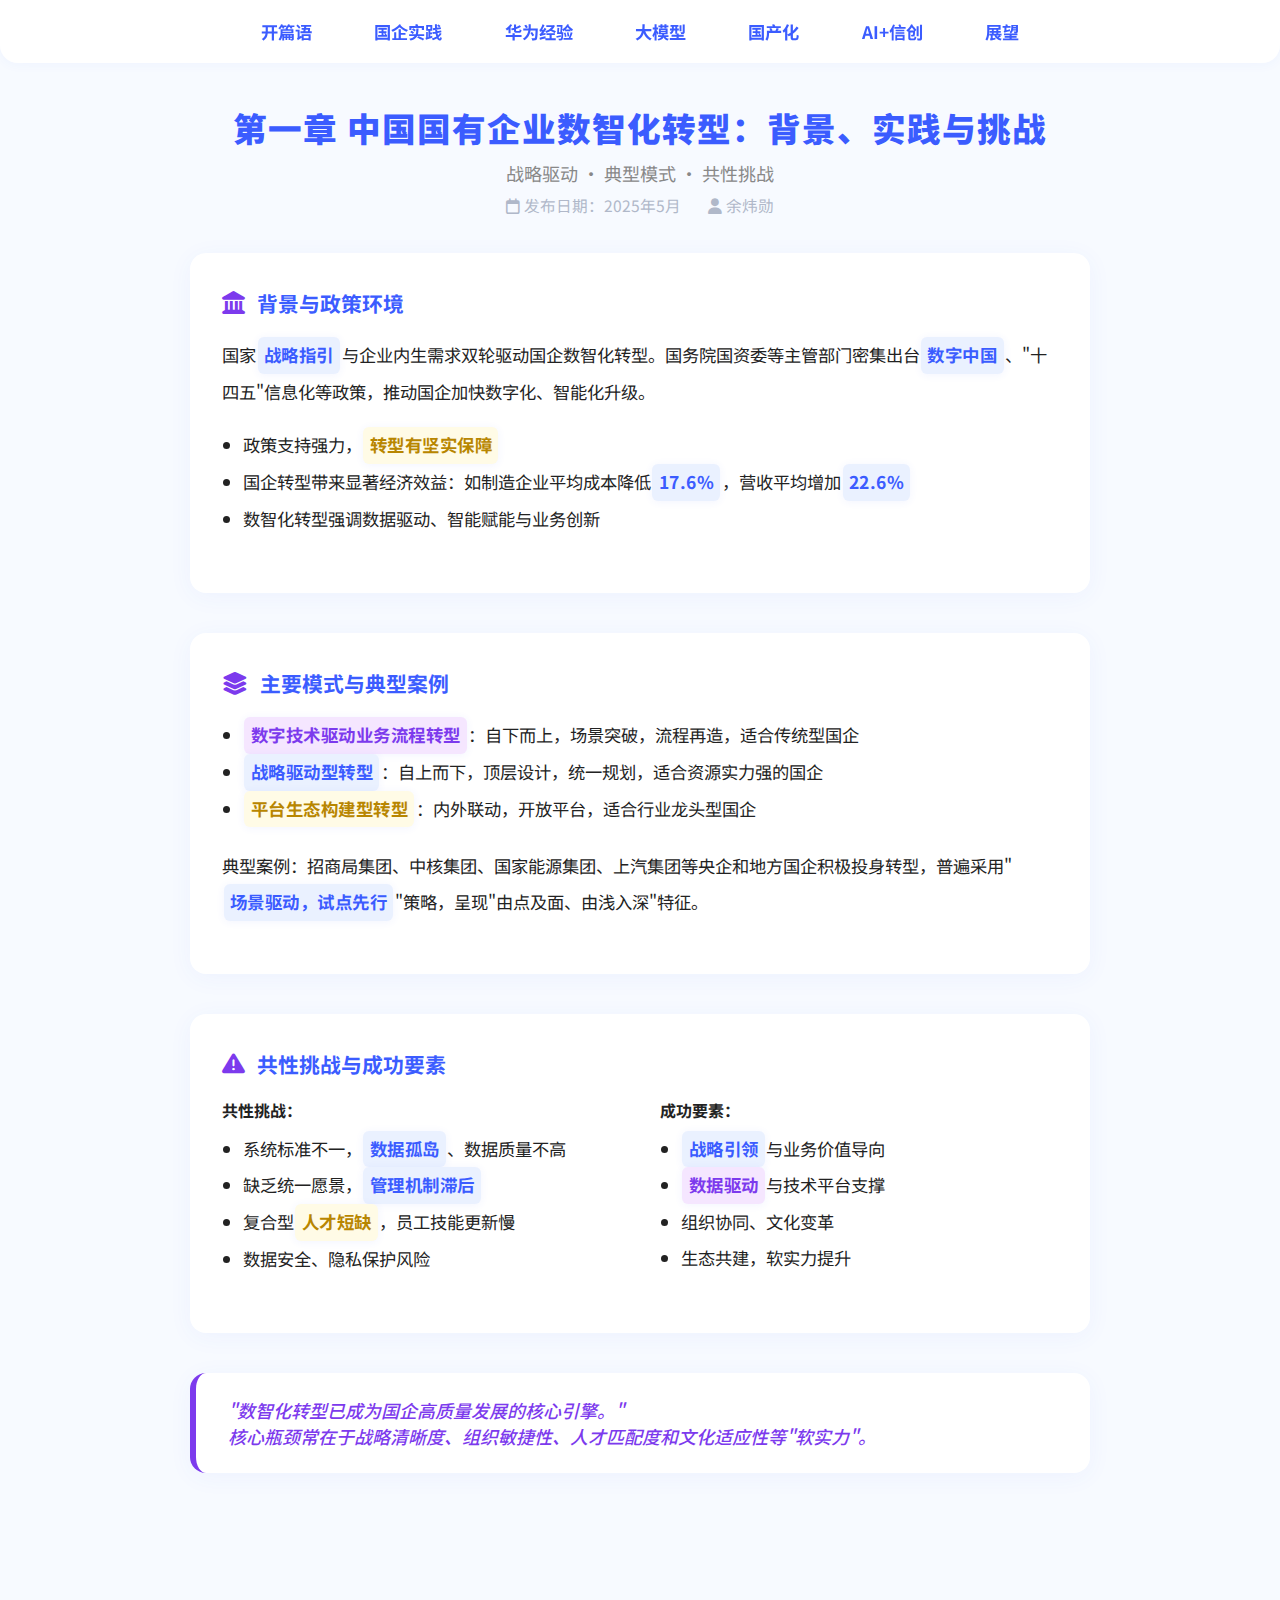
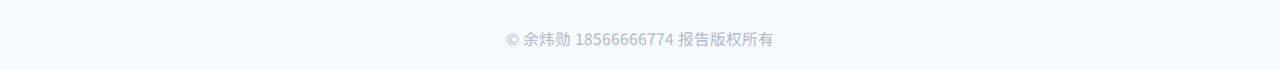
<file: Digi-trans/chapter1.html>
<!DOCTYPE html>
<html lang="zh-CN">
<head>
  <meta charset="UTF-8">
  <meta name="viewport" content="width=device-width, initial-scale=1.0">
  <title>第一章 中国国有企业数智化转型：背景、实践与挑战</title>
  <link href="https://fonts.googleapis.com/css2?family=Noto+Sans+SC:wght@400;700&display=swap" rel="stylesheet">
  <link rel="stylesheet" href="https://cdnjs.cloudflare.com/ajax/libs/font-awesome/6.4.0/css/all.min.css">
  <style>
    :root {
      --main-blue: #3b5cff;
      --main-purple: #7c3aed;
      --main-green: #43e97b;
      --main-bg: #f7faff;
      --card-bg: #fff;
      --card-radius: 16px;
      --card-shadow: 0 4px 24px #3b5cff0d;
      --card-shadow-hover: 0 8px 32px #3b5cff22;
      --highlight-blue: #eaf1ff;
      --highlight-purple: #f5e6ff;
      --highlight-yellow: #fffbe6;
      --text-main: #222;
      --text-grey: #888;
      --text-light: #b0b8c9;
    }
    html, body {
      background: var(--main-bg);
      margin: 0;
      padding: 0;
      font-family: 'Noto Sans SC', 'PingFang SC', 'Microsoft YaHei', Arial, sans-serif;
      color: var(--text-main);
      min-height: 100vh;
    }
    .nav-bar {
      position: sticky;
      top: 0;
      z-index: 10;
      background: rgba(255,255,255,0.92);
      backdrop-filter: blur(12px);
      -webkit-backdrop-filter: blur(12px);
      border-radius: 0 0 18px 18px;
      box-shadow: 0 2px 12px #3b5cff0a;
      margin-bottom: 2.5rem;
    }
    .nav-bar ul {
      display: flex;
      justify-content: center;
      align-items: center;
      list-style: none;
      margin: 0;
      padding: 0.5rem 0;
      gap: 1.5rem;
    }
    .nav-bar li {
      border-radius: 10px;
      transition: background 0.2s, box-shadow 0.2s;
    }
    .nav-bar a {
      display: block;
      padding: 0.7rem 1.2rem;
      color: var(--main-blue);
      font-weight: 700;
      font-size: 1.08rem;
      text-decoration: none;
      border-radius: 10px;
      transition: color 0.2s, background 0.2s;
    }
    .nav-bar a:hover, .nav-bar a:focus {
      background: var(--highlight-blue);
      color: var(--main-purple);
      box-shadow: 0 2px 12px #3b5cff22;
    }
    .main-container {
      max-width: 900px;
      margin: 0 auto;
      padding: 0 1.2rem 2.5rem 1.2rem;
    }
    .page-title {
      font-size: 2.1rem;
      font-weight: 900;
      color: var(--main-blue);
      margin-top: 2.5rem;
      margin-bottom: 0.5rem;
      letter-spacing: 1px;
      text-align: center;
    }
    .page-subtitle {
      font-size: 1.13rem;
      color: var(--text-grey);
      text-align: center;
      margin-bottom: 0.5rem;
    }
    .page-meta {
      text-align: center;
      color: var(--text-light);
      font-size: 0.98rem;
      margin-bottom: 2.2rem;
    }
    .card {
      background: var(--card-bg);
      border-radius: var(--card-radius);
      box-shadow: var(--card-shadow);
      padding: 2.2rem 2rem 2.2rem 2rem;
      margin-bottom: 2.5rem;
      animation: fadeInCard 0.8s cubic-bezier(.4,1.4,.6,1) both;
      transition: box-shadow 0.2s, transform 0.2s;
    }
    .card:hover {
      box-shadow: var(--card-shadow-hover);
      transform: translateY(-4px) scale(1.012);
    }
    .card-title {
      font-size: 1.3rem;
      font-weight: 700;
      color: var(--main-blue);
      margin-bottom: 1.2rem;
      display: flex;
      align-items: center;
      gap: 0.6em;
    }
    .card-title i {
      color: var(--main-purple);
      font-size: 1.1em;
    }
    .card p, .card ul {
      font-size: 1.08rem;
      color: var(--text-main);
      line-height: 2.1;
      margin: 1.1rem 0;
    }
    .card ul {
      padding-left: 1.2em;
      margin: 0.5em 0 1.2em 0;
    }
    .highlight {
      background: var(--highlight-blue);
      color: var(--main-blue);
      font-weight: 700;
      border-radius: 6px;
      padding: 0 0.35em;
      margin: 0 0.1em;
      font-size: 1.01em;
      letter-spacing: 0.5px;
      box-shadow: 0 1px 8px #3b5cff11;
      display: inline-block;
    }
    .highlight-purple {
      background: var(--highlight-purple);
      color: var(--main-purple);
    }
    .highlight-yellow {
      background: var(--highlight-yellow);
      color: #b88600;
    }
    .card-flex {
      display: flex;
      gap: 2.5rem;
      flex-wrap: wrap;
    }
    .card-col {
      flex: 1 1 320px;
      min-width: 260px;
    }
    .svg-legend, .quote-card {
      background: var(--card-bg);
      color: var(--main-blue);
      border-radius: var(--card-radius);
      box-shadow: var(--card-shadow);
      padding: 1.5rem 2rem;
      font-size: 1.13rem;
      margin: 0 auto 2.2em auto;
      text-align: center;
      max-width: 900px;
      font-weight: 500;
      box-sizing: border-box;
      transition: box-shadow 0.2s, transform 0.2s;
    }
    .quote-card {
      font-size: 1.12rem;
      font-style: italic;
      color: var(--main-purple);
      border-left: 6px solid var(--main-purple);
      text-align: left;
      margin-top: 1.5em;
    }
    @media (max-width: 700px) {
      .main-container { padding: 0 0.2rem 2rem 0.2rem; }
      .card { padding: 1.2rem 0.5rem; }
      .page-title { font-size: 1.3rem; }
      .svg-legend, .quote-card {
        padding: 1rem 0.5rem;
        font-size: 1rem;
        max-width: 98vw;
      }
      .card-flex { flex-direction: column; gap: 1.2rem; }
    }
    @keyframes fadeInCard {
      0% { opacity: 0; transform: translateY(30px) scale(0.98); }
      100% { opacity: 1; transform: none; }
    }
    .footer {
      text-align: center;
      color: var(--text-light);
      font-size: 0.98rem;
      padding: 2.2rem 0 1.2rem 0;
      background: none;
      margin-top: 2.5rem;
    }
  </style>
</head>
<body>
  <nav class="nav-bar">
    <ul>
      <li><a href="index.html">开篇语</a></li>
      <li><a href="chapter1.html">国企实践</a></li>
      <li><a href="chapter2.html">华为经验</a></li>
      <li><a href="chapter3.html">大模型</a></li>
      <li><a href="chapter4.html">国产化</a></li>
      <li><a href="chapter5.html">AI+信创</a></li>
      <li><a href="chapter6.html">展望</a></li>
    </ul>
  </nav>
  <div class="main-container">
    <div class="page-title">第一章 中国国有企业数智化转型：背景、实践与挑战</div>
    <div class="page-subtitle">战略驱动 · 典型模式 · 共性挑战</div>
    <div class="page-meta">
      <span><i class="fa-regular fa-calendar"></i> 发布日期：2025年5月</span>
      <span style="margin-left:1.5em"><i class="fa-solid fa-user"></i> 余炜勋</span>
    </div>
    <!-- 背景与政策环境卡片 -->
    <section class="card" aria-label="背景与政策环境">
      <div class="card-title"><i class="fa-solid fa-landmark"></i> 背景与政策环境</div>
      <p>国家<span class="highlight highlight-blue">战略指引</span>与企业内生需求双轮驱动国企数智化转型。国务院国资委等主管部门密集出台<span class="highlight highlight-blue">数字中国</span>、"十四五"信息化等政策，推动国企加快数字化、智能化升级。</p>
      <ul>
        <li>政策支持强力，<span class="highlight highlight-yellow">转型有坚实保障</span></li>
        <li>国企转型带来显著经济效益：如制造企业平均成本降低<span class="highlight">17.6%</span>，营收平均增加<span class="highlight">22.6%</span></li>
        <li>数智化转型强调数据驱动、智能赋能与业务创新</li>
      </ul>
    </section>
    <!-- 主要模式与案例卡片 -->
    <section class="card" aria-label="主要模式与案例">
      <div class="card-title"><i class="fa-solid fa-layer-group"></i> 主要模式与典型案例</div>
      <ul>
        <li><span class="highlight highlight-purple">数字技术驱动业务流程转型</span>：自下而上，场景突破，流程再造，适合传统型国企</li>
        <li><span class="highlight highlight-blue">战略驱动型转型</span>：自上而下，顶层设计，统一规划，适合资源实力强的国企</li>
        <li><span class="highlight highlight-yellow">平台生态构建型转型</span>：内外联动，开放平台，适合行业龙头型国企</li>
      </ul>
      <p>典型案例：招商局集团、中核集团、国家能源集团、上汽集团等央企和地方国企积极投身转型，普遍采用"<span class="highlight">场景驱动，试点先行</span>"策略，呈现"由点及面、由浅入深"特征。</p>
    </section>
    <!-- 共性挑战与成功要素卡片 -->
    <section class="card" aria-label="共性挑战与成功要素">
      <div class="card-title"><i class="fa-solid fa-triangle-exclamation"></i> 共性挑战与成功要素</div>
      <div class="card-flex">
        <div class="card-col">
          <strong>共性挑战：</strong>
          <ul>
            <li>系统标准不一，<span class="highlight">数据孤岛</span>、数据质量不高</li>
            <li>缺乏统一愿景，<span class="highlight">管理机制滞后</span></li>
            <li>复合型<span class="highlight highlight-yellow">人才短缺</span>，员工技能更新慢</li>
            <li>数据安全、隐私保护风险</li>
          </ul>
        </div>
        <div class="card-col">
          <strong>成功要素：</strong>
          <ul>
            <li><span class="highlight highlight-blue">战略引领</span>与业务价值导向</li>
            <li><span class="highlight highlight-purple">数据驱动</span>与技术平台支撑</li>
            <li>组织协同、文化变革</li>
            <li>生态共建，软实力提升</li>
          </ul>
        </div>
      </div>
    </section>
    <!-- 关键引述/结论卡片 -->
    <div class="quote-card">"数智化转型已成为国企高质量发展的核心引擎。"<br>核心瓶颈常在于战略清晰度、组织敏捷性、人才匹配度和文化适应性等"软实力"。</div>
  </div>
  <footer class="footer">
    <div>© 余炜勋 18566666774 报告版权所有</div>
  </footer>
</body>
</html>
</file>
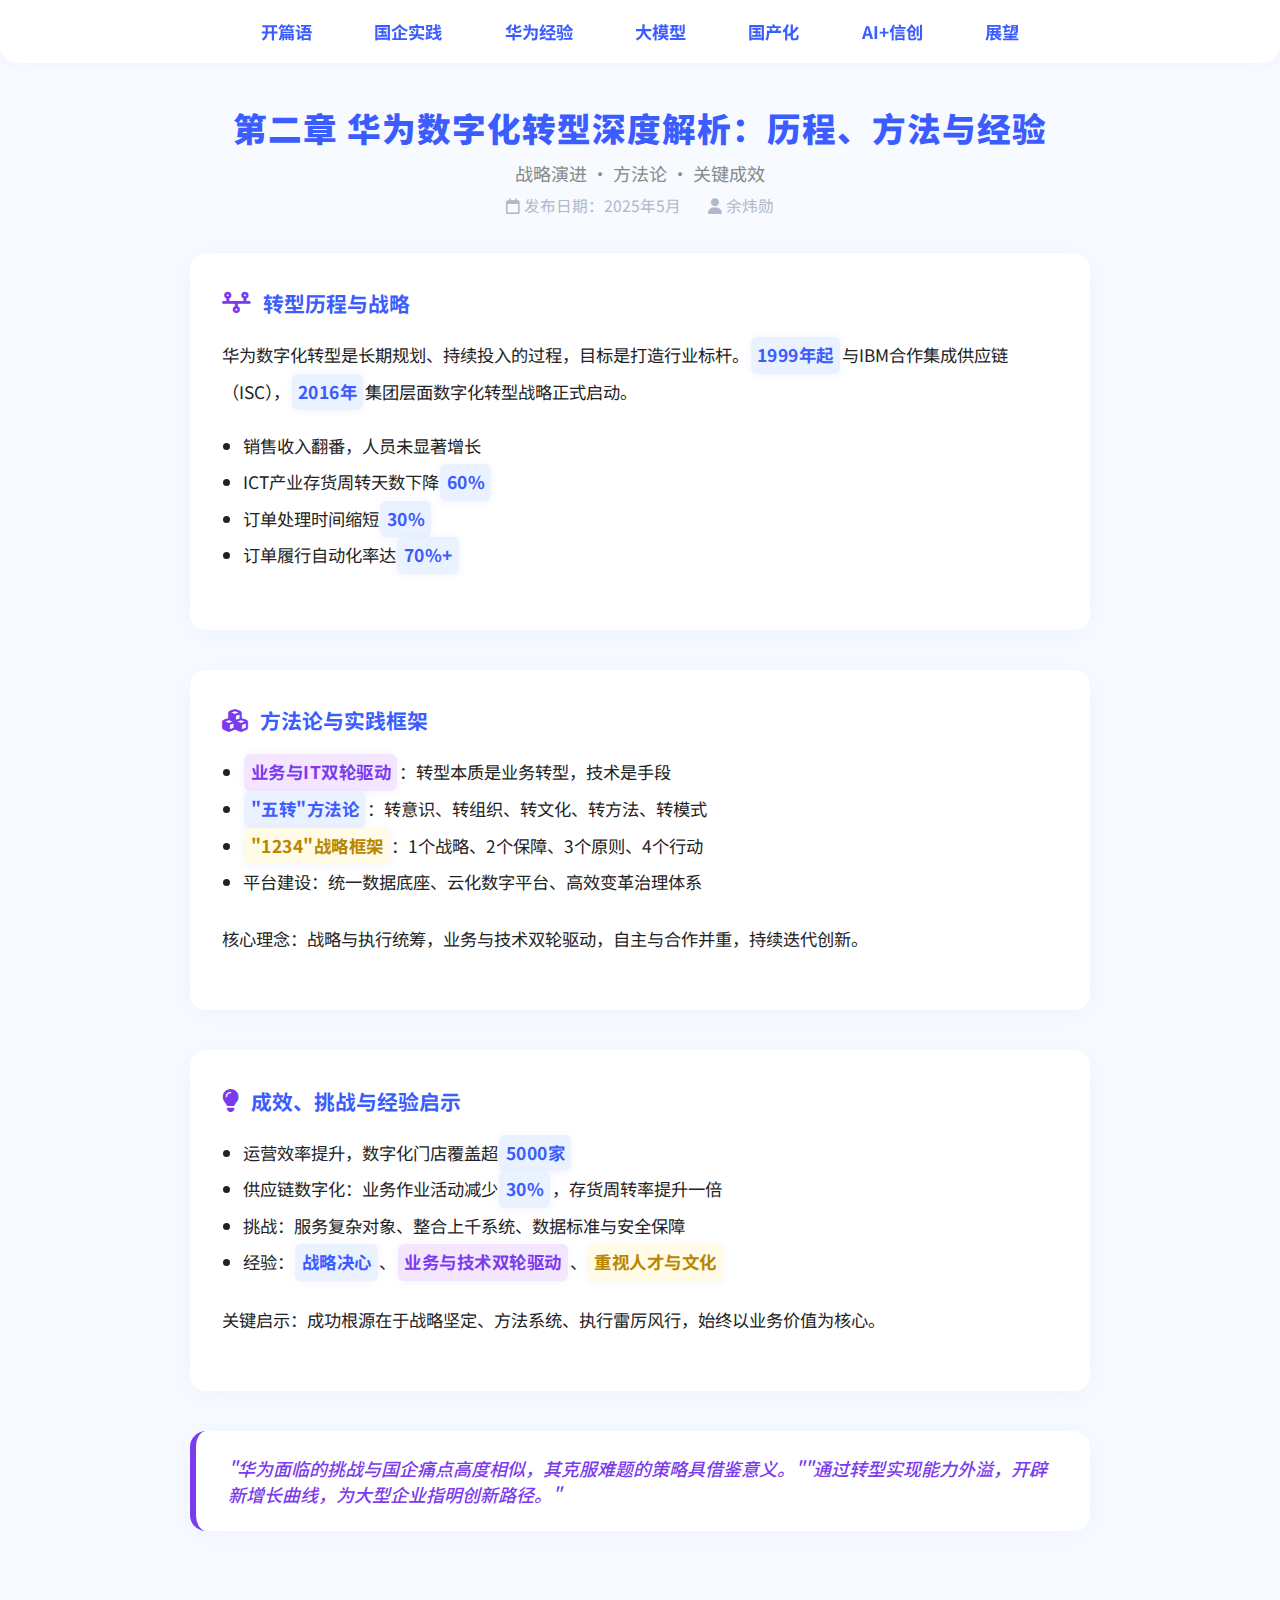
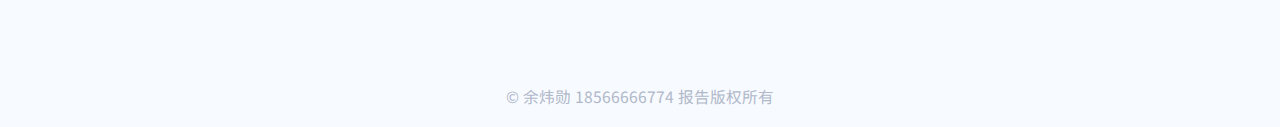
<file: Digi-trans/chapter2.html>
<!DOCTYPE html>
<html lang="zh-CN">
<head>
  <meta charset="UTF-8">
  <meta name="viewport" content="width=device-width, initial-scale=1.0">
  <title>第二章 华为数字化转型深度解析：历程、方法与经验</title>
  <link href="https://fonts.googleapis.com/css2?family=Noto+Sans+SC:wght@400;700&display=swap" rel="stylesheet">
  <link rel="stylesheet" href="https://cdnjs.cloudflare.com/ajax/libs/font-awesome/6.4.0/css/all.min.css">
  <style>
    :root {
      --main-blue: #3b5cff;
      --main-purple: #7c3aed;
      --main-green: #43e97b;
      --main-bg: #f7faff;
      --card-bg: #fff;
      --card-radius: 16px;
      --card-shadow: 0 4px 24px #3b5cff0d;
      --card-shadow-hover: 0 8px 32px #3b5cff22;
      --highlight-blue: #eaf1ff;
      --highlight-purple: #f5e6ff;
      --highlight-yellow: #fffbe6;
      --text-main: #222;
      --text-grey: #888;
      --text-light: #b0b8c9;
    }
    html, body {
      background: var(--main-bg);
      margin: 0;
      padding: 0;
      font-family: 'Noto Sans SC', 'PingFang SC', 'Microsoft YaHei', Arial, sans-serif;
      color: var(--text-main);
      min-height: 100vh;
    }
    .nav-bar {
      position: sticky;
      top: 0;
      z-index: 10;
      background: rgba(255,255,255,0.92);
      backdrop-filter: blur(12px);
      -webkit-backdrop-filter: blur(12px);
      border-radius: 0 0 18px 18px;
      box-shadow: 0 2px 12px #3b5cff0a;
      margin-bottom: 2.5rem;
    }
    .nav-bar ul {
      display: flex;
      justify-content: center;
      align-items: center;
      list-style: none;
      margin: 0;
      padding: 0.5rem 0;
      gap: 1.5rem;
    }
    .nav-bar li {
      border-radius: 10px;
      transition: background 0.2s, box-shadow 0.2s;
    }
    .nav-bar a {
      display: block;
      padding: 0.7rem 1.2rem;
      color: var(--main-blue);
      font-weight: 700;
      font-size: 1.08rem;
      text-decoration: none;
      border-radius: 10px;
      transition: color 0.2s, background 0.2s;
    }
    .nav-bar a:hover, .nav-bar a:focus {
      background: var(--highlight-blue);
      color: var(--main-purple);
      box-shadow: 0 2px 12px #3b5cff22;
    }
    .main-container {
      max-width: 900px;
      margin: 0 auto;
      padding: 0 1.2rem 2.5rem 1.2rem;
    }
    .page-title {
      font-size: 2.1rem;
      font-weight: 900;
      color: var(--main-blue);
      margin-top: 2.5rem;
      margin-bottom: 0.5rem;
      letter-spacing: 1px;
      text-align: center;
    }
    .page-subtitle {
      font-size: 1.13rem;
      color: var(--text-grey);
      text-align: center;
      margin-bottom: 0.5rem;
    }
    .page-meta {
      text-align: center;
      color: var(--text-light);
      font-size: 0.98rem;
      margin-bottom: 2.2rem;
    }
    .card {
      background: var(--card-bg);
      border-radius: var(--card-radius);
      box-shadow: var(--card-shadow);
      padding: 2.2rem 2rem 2.2rem 2rem;
      margin-bottom: 2.5rem;
      animation: fadeInCard 0.8s cubic-bezier(.4,1.4,.6,1) both;
      transition: box-shadow 0.2s, transform 0.2s;
    }
    .card:hover {
      box-shadow: var(--card-shadow-hover);
      transform: translateY(-4px) scale(1.012);
    }
    .card-title {
      font-size: 1.3rem;
      font-weight: 700;
      color: var(--main-blue);
      margin-bottom: 1.2rem;
      display: flex;
      align-items: center;
      gap: 0.6em;
    }
    .card-title i {
      color: var(--main-purple);
      font-size: 1.1em;
    }
    .card p, .card ul {
      font-size: 1.08rem;
      color: var(--text-main);
      line-height: 2.1;
      margin: 1.1rem 0;
    }
    .card ul {
      padding-left: 1.2em;
      margin: 0.5em 0 1.2em 0;
    }
    .highlight {
      background: var(--highlight-blue);
      color: var(--main-blue);
      font-weight: 700;
      border-radius: 6px;
      padding: 0 0.35em;
      margin: 0 0.1em;
      font-size: 1.01em;
      letter-spacing: 0.5px;
      box-shadow: 0 1px 8px #3b5cff11;
      display: inline-block;
    }
    .highlight-purple {
      background: var(--highlight-purple);
      color: var(--main-purple);
    }
    .highlight-yellow {
      background: var(--highlight-yellow);
      color: #b88600;
    }
    .card-flex {
      display: flex;
      gap: 2.5rem;
      flex-wrap: wrap;
    }
    .card-col {
      flex: 1 1 320px;
      min-width: 260px;
    }
    .svg-legend, .quote-card {
      background: var(--card-bg);
      color: var(--main-blue);
      border-radius: var(--card-radius);
      box-shadow: var(--card-shadow);
      padding: 1.5rem 2rem;
      font-size: 1.13rem;
      margin: 0 auto 2.2em auto;
      text-align: center;
      max-width: 900px;
      font-weight: 500;
      box-sizing: border-box;
      transition: box-shadow 0.2s, transform 0.2s;
    }
    .quote-card {
      font-size: 1.12rem;
      font-style: italic;
      color: var(--main-purple);
      border-left: 6px solid var(--main-purple);
      text-align: left;
      margin-top: 1.5em;
    }
    @media (max-width: 700px) {
      .main-container { padding: 0 0.2rem 2rem 0.2rem; }
      .card { padding: 1.2rem 0.5rem; }
      .page-title { font-size: 1.3rem; }
      .svg-legend, .quote-card {
        padding: 1rem 0.5rem;
        font-size: 1rem;
        max-width: 98vw;
      }
      .card-flex { flex-direction: column; gap: 1.2rem; }
    }
    @keyframes fadeInCard {
      0% { opacity: 0; transform: translateY(30px) scale(0.98); }
      100% { opacity: 1; transform: none; }
    }
    .footer {
      text-align: center;
      color: var(--text-light);
      font-size: 0.98rem;
      padding: 2.2rem 0 1.2rem 0;
      background: none;
      margin-top: 2.5rem;
    }
  </style>
</head>
<body>
  <nav class="nav-bar">
    <ul>
      <li><a href="index.html">开篇语</a></li>
      <li><a href="chapter1.html">国企实践</a></li>
      <li><a href="chapter2.html">华为经验</a></li>
      <li><a href="chapter3.html">大模型</a></li>
      <li><a href="chapter4.html">国产化</a></li>
      <li><a href="chapter5.html">AI+信创</a></li>
      <li><a href="chapter6.html">展望</a></li>
    </ul>
  </nav>
  <div class="main-container">
    <div class="page-title">第二章 华为数字化转型深度解析：历程、方法与经验</div>
    <div class="page-subtitle">战略演进 · 方法论 · 关键成效</div>
    <div class="page-meta">
      <span><i class="fa-regular fa-calendar"></i> 发布日期：2025年5月</span>
      <span style="margin-left:1.5em"><i class="fa-solid fa-user"></i> 余炜勋</span>
    </div>
    <!-- 华为数字化转型历程与战略 -->
    <section class="card" aria-label="转型历程与战略">
      <div class="card-title"><i class="fa-solid fa-timeline"></i> 转型历程与战略</div>
      <p>华为数字化转型是长期规划、持续投入的过程，目标是打造行业标杆。<span class="highlight highlight-blue">1999年起</span>与IBM合作集成供应链（ISC），<span class="highlight highlight-blue">2016年</span>集团层面数字化转型战略正式启动。</p>
      <ul>
        <li>销售收入翻番，人员未显著增长</li>
        <li>ICT产业存货周转天数下降<span class="highlight">60%</span></li>
        <li>订单处理时间缩短<span class="highlight">30%</span></li>
        <li>订单履行自动化率达<span class="highlight">70%+</span></li>
      </ul>
    </section>
    <!-- 核心方法论与实践框架 -->
    <section class="card" aria-label="方法论与实践框架">
      <div class="card-title"><i class="fa-solid fa-cubes"></i> 方法论与实践框架</div>
      <ul>
        <li><span class="highlight highlight-purple">业务与IT双轮驱动</span>：转型本质是业务转型，技术是手段</li>
        <li><span class="highlight highlight-blue">"五转"方法论</span>：转意识、转组织、转文化、转方法、转模式</li>
        <li><span class="highlight highlight-yellow">"1234"战略框架</span>：1个战略、2个保障、3个原则、4个行动</li>
        <li>平台建设：统一数据底座、云化数字平台、高效变革治理体系</li>
      </ul>
      <p>核心理念：战略与执行统筹，业务与技术双轮驱动，自主与合作并重，持续迭代创新。</p>
    </section>
    <!-- 成效、挑战与经验启示 -->
    <section class="card" aria-label="成效与经验启示">
      <div class="card-title"><i class="fa-solid fa-lightbulb"></i> 成效、挑战与经验启示</div>
      <ul>
        <li>运营效率提升，数字化门店覆盖超<span class="highlight">5000家</span></li>
        <li>供应链数字化：业务作业活动减少<span class="highlight">30%</span>，存货周转率提升一倍</li>
        <li>挑战：服务复杂对象、整合上千系统、数据标准与安全保障</li>
        <li>经验：<span class="highlight highlight-blue">战略决心</span>、<span class="highlight highlight-purple">业务与技术双轮驱动</span>、<span class="highlight highlight-yellow">重视人才与文化</span></li>
      </ul>
      <p>关键启示：成功根源在于战略坚定、方法系统、执行雷厉风行，始终以业务价值为核心。</p>
    </section>
    <!-- 关键引述/结论卡片 -->
    <div class="quote-card">"华为面临的挑战与国企痛点高度相似，其克服难题的策略具借鉴意义。""通过转型实现能力外溢，开辟新增长曲线，为大型企业指明创新路径。"</div>
  </div>
  <footer class="footer">
    <div>© 余炜勋 18566666774 报告版权所有</div>
  </footer>
</body>
</html>
</file>
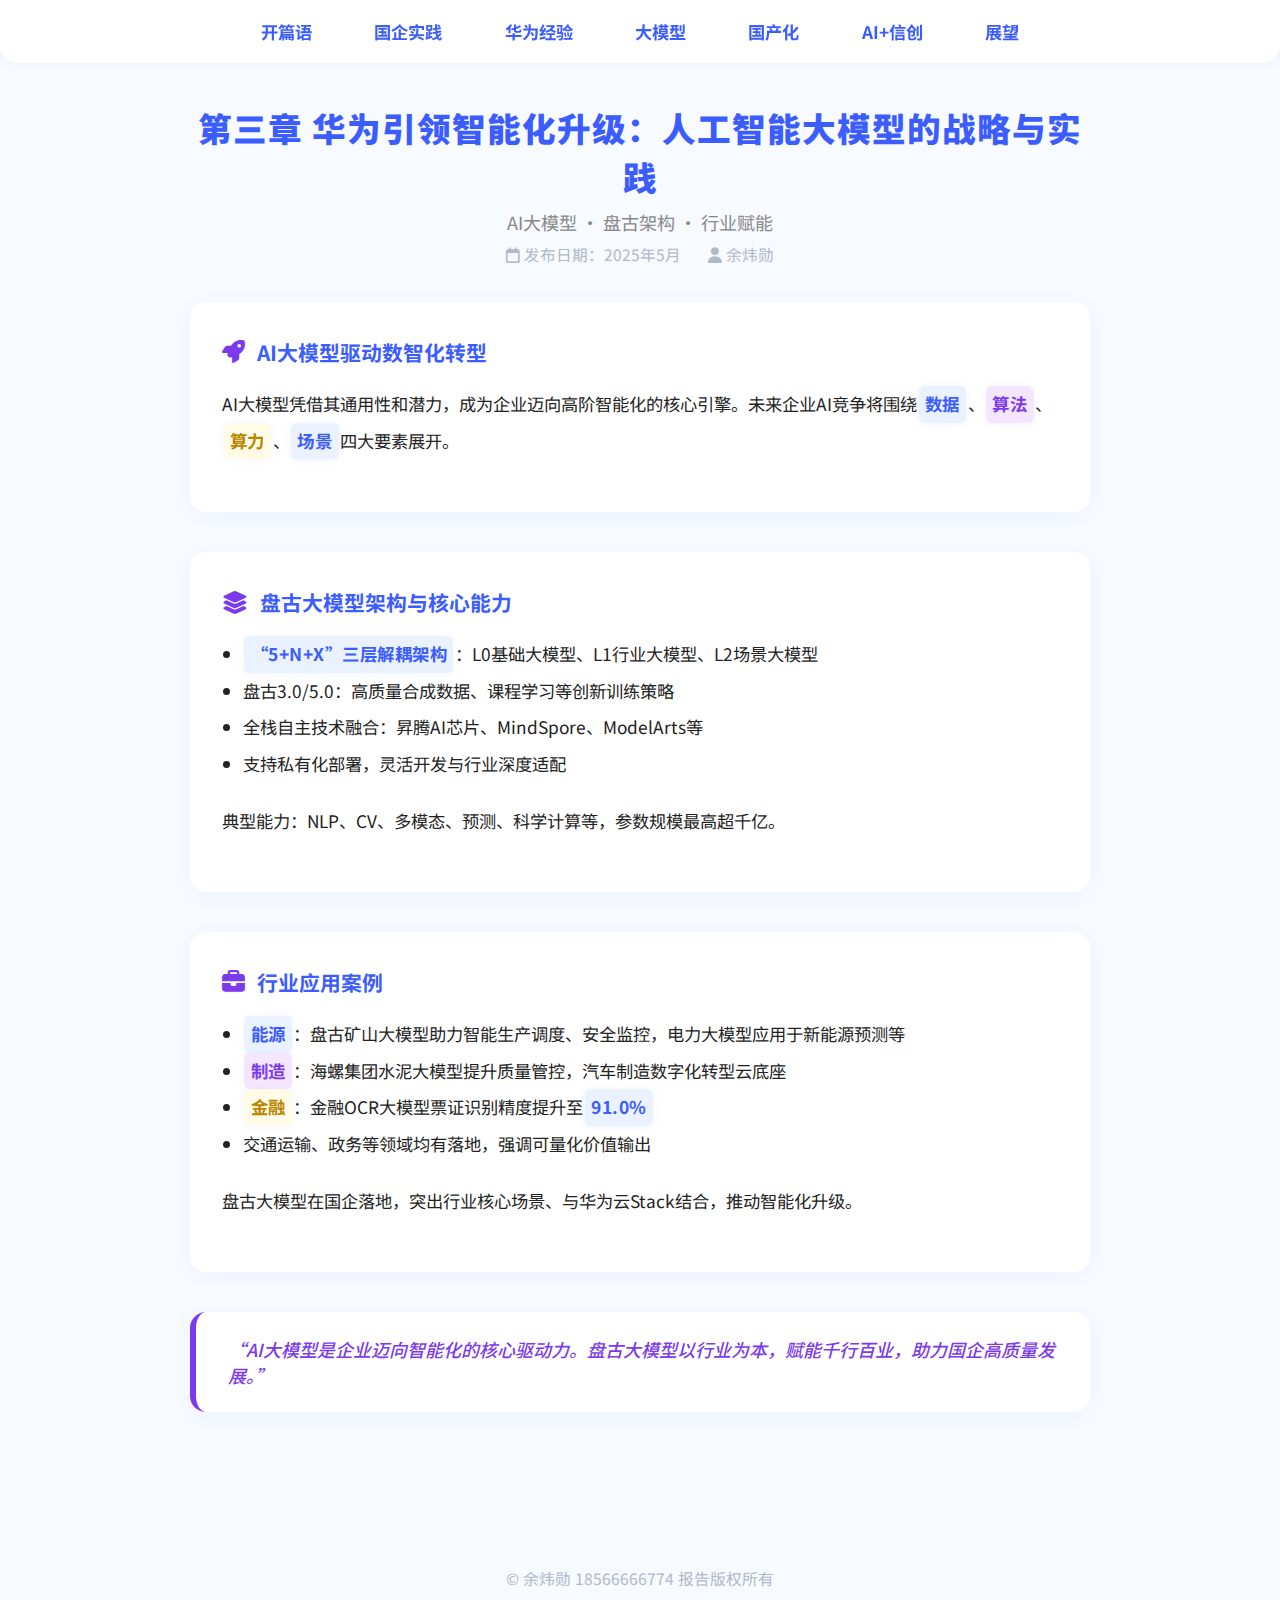
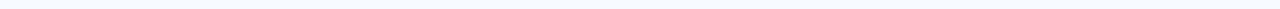
<file: Digi-trans/chapter3.html>
<!DOCTYPE html>
<html lang="zh-CN">
<head>
  <meta charset="UTF-8">
  <meta name="viewport" content="width=device-width, initial-scale=1.0">
  <title>第三章 华为引领智能化升级：人工智能大模型的战略与实践</title>
  <link href="https://fonts.googleapis.com/css2?family=Noto+Sans+SC:wght@400;700&display=swap" rel="stylesheet">
  <link rel="stylesheet" href="https://cdnjs.cloudflare.com/ajax/libs/font-awesome/6.4.0/css/all.min.css">
  <style>
    :root {
      --main-blue: #3b5cff;
      --main-purple: #7c3aed;
      --main-green: #43e97b;
      --main-bg: #f7faff;
      --card-bg: #fff;
      --card-radius: 16px;
      --card-shadow: 0 4px 24px #3b5cff0d;
      --card-shadow-hover: 0 8px 32px #3b5cff22;
      --highlight-blue: #eaf1ff;
      --highlight-purple: #f5e6ff;
      --highlight-yellow: #fffbe6;
      --text-main: #222;
      --text-grey: #888;
      --text-light: #b0b8c9;
    }
    html, body {
      background: var(--main-bg);
      margin: 0;
      padding: 0;
      font-family: 'Noto Sans SC', 'PingFang SC', 'Microsoft YaHei', Arial, sans-serif;
      color: var(--text-main);
      min-height: 100vh;
    }
    .nav-bar {
      position: sticky;
      top: 0;
      z-index: 10;
      background: rgba(255,255,255,0.92);
      backdrop-filter: blur(12px);
      -webkit-backdrop-filter: blur(12px);
      border-radius: 0 0 18px 18px;
      box-shadow: 0 2px 12px #3b5cff0a;
      margin-bottom: 2.5rem;
    }
    .nav-bar ul {
      display: flex;
      justify-content: center;
      align-items: center;
      list-style: none;
      margin: 0;
      padding: 0.5rem 0;
      gap: 1.5rem;
    }
    .nav-bar li {
      border-radius: 10px;
      transition: background 0.2s, box-shadow 0.2s;
    }
    .nav-bar a {
      display: block;
      padding: 0.7rem 1.2rem;
      color: var(--main-blue);
      font-weight: 700;
      font-size: 1.08rem;
      text-decoration: none;
      border-radius: 10px;
      transition: color 0.2s, background 0.2s;
    }
    .nav-bar a:hover, .nav-bar a:focus {
      background: var(--highlight-blue);
      color: var(--main-purple);
      box-shadow: 0 2px 12px #3b5cff22;
    }
    .main-container {
      max-width: 900px;
      margin: 0 auto;
      padding: 0 1.2rem 2.5rem 1.2rem;
    }
    .page-title {
      font-size: 2.1rem;
      font-weight: 900;
      color: var(--main-blue);
      margin-top: 2.5rem;
      margin-bottom: 0.5rem;
      letter-spacing: 1px;
      text-align: center;
    }
    .page-subtitle {
      font-size: 1.13rem;
      color: var(--text-grey);
      text-align: center;
      margin-bottom: 0.5rem;
    }
    .page-meta {
      text-align: center;
      color: var(--text-light);
      font-size: 0.98rem;
      margin-bottom: 2.2rem;
    }
    .card {
      background: var(--card-bg);
      border-radius: var(--card-radius);
      box-shadow: var(--card-shadow);
      padding: 2.2rem 2rem 2.2rem 2rem;
      margin-bottom: 2.5rem;
      animation: fadeInCard 0.8s cubic-bezier(.4,1.4,.6,1) both;
      transition: box-shadow 0.2s, transform 0.2s;
    }
    .card:hover {
      box-shadow: var(--card-shadow-hover);
      transform: translateY(-4px) scale(1.012);
    }
    .card-title {
      font-size: 1.3rem;
      font-weight: 700;
      color: var(--main-blue);
      margin-bottom: 1.2rem;
      display: flex;
      align-items: center;
      gap: 0.6em;
    }
    .card-title i {
      color: var(--main-purple);
      font-size: 1.1em;
    }
    .card p, .card ul {
      font-size: 1.08rem;
      color: var(--text-main);
      line-height: 2.1;
      margin: 1.1rem 0;
    }
    .card ul {
      padding-left: 1.2em;
      margin: 0.5em 0 1.2em 0;
    }
    .highlight {
      background: var(--highlight-blue);
      color: var(--main-blue);
      font-weight: 700;
      border-radius: 6px;
      padding: 0 0.35em;
      margin: 0 0.1em;
      font-size: 1.01em;
      letter-spacing: 0.5px;
      box-shadow: 0 1px 8px #3b5cff11;
      display: inline-block;
    }
    .highlight-purple {
      background: var(--highlight-purple);
      color: var(--main-purple);
    }
    .highlight-yellow {
      background: var(--highlight-yellow);
      color: #b88600;
    }
    .card-flex {
      display: flex;
      gap: 2.5rem;
      flex-wrap: wrap;
    }
    .card-col {
      flex: 1 1 320px;
      min-width: 260px;
    }
    .svg-legend, .quote-card {
      background: var(--card-bg);
      color: var(--main-blue);
      border-radius: var(--card-radius);
      box-shadow: var(--card-shadow);
      padding: 1.5rem 2rem;
      font-size: 1.13rem;
      margin: 0 auto 2.2em auto;
      text-align: center;
      max-width: 900px;
      font-weight: 500;
      box-sizing: border-box;
      transition: box-shadow 0.2s, transform 0.2s;
    }
    .quote-card {
      font-size: 1.12rem;
      font-style: italic;
      color: var(--main-purple);
      border-left: 6px solid var(--main-purple);
      text-align: left;
      margin-top: 1.5em;
    }
    @media (max-width: 700px) {
      .main-container { padding: 0 0.2rem 2rem 0.2rem; }
      .card { padding: 1.2rem 0.5rem; }
      .page-title { font-size: 1.3rem; }
      .svg-legend, .quote-card {
        padding: 1rem 0.5rem;
        font-size: 1rem;
        max-width: 98vw;
      }
      .card-flex { flex-direction: column; gap: 1.2rem; }
    }
    @keyframes fadeInCard {
      0% { opacity: 0; transform: translateY(30px) scale(0.98); }
      100% { opacity: 1; transform: none; }
    }
    .footer {
      text-align: center;
      color: var(--text-light);
      font-size: 0.98rem;
      padding: 2.2rem 0 1.2rem 0;
      background: none;
      margin-top: 2.5rem;
    }
  </style>
</head>
<body>
  <nav class="nav-bar">
    <ul>
      <li><a href="index.html">开篇语</a></li>
      <li><a href="chapter1.html">国企实践</a></li>
      <li><a href="chapter2.html">华为经验</a></li>
      <li><a href="chapter3.html">大模型</a></li>
      <li><a href="chapter4.html">国产化</a></li>
      <li><a href="chapter5.html">AI+信创</a></li>
      <li><a href="chapter6.html">展望</a></li>
    </ul>
  </nav>
  <div class="main-container">
    <div class="page-title">第三章 华为引领智能化升级：人工智能大模型的战略与实践</div>
    <div class="page-subtitle">AI大模型 · 盘古架构 · 行业赋能</div>
    <div class="page-meta">
      <span><i class="fa-regular fa-calendar"></i> 发布日期：2025年5月</span>
      <span style="margin-left:1.5em"><i class="fa-solid fa-user"></i> 余炜勋</span>
    </div>
    <!-- AI大模型驱动数智化转型 -->
    <section class="card" aria-label="AI大模型驱动">
      <div class="card-title"><i class="fa-solid fa-rocket"></i> AI大模型驱动数智化转型</div>
      <p>AI大模型凭借其通用性和潜力，成为企业迈向高阶智能化的核心引擎。未来企业AI竞争将围绕<span class="highlight highlight-blue">数据</span>、<span class="highlight highlight-purple">算法</span>、<span class="highlight highlight-yellow">算力</span>、<span class="highlight">场景</span>四大要素展开。</p>
    </section>
    <!-- 盘古大模型架构与核心能力 -->
    <section class="card" aria-label="盘古大模型架构">
      <div class="card-title"><i class="fa-solid fa-layer-group"></i> 盘古大模型架构与核心能力</div>
      <ul>
        <li><span class="highlight highlight-blue">“5+N+X”三层解耦架构</span>：L0基础大模型、L1行业大模型、L2场景大模型</li>
        <li>盘古3.0/5.0：高质量合成数据、课程学习等创新训练策略</li>
        <li>全栈自主技术融合：昇腾AI芯片、MindSpore、ModelArts等</li>
        <li>支持私有化部署，灵活开发与行业深度适配</li>
      </ul>
      <p>典型能力：NLP、CV、多模态、预测、科学计算等，参数规模最高超千亿。</p>
    </section>
    <!-- 行业应用案例 -->
    <section class="card" aria-label="行业应用案例">
      <div class="card-title"><i class="fa-solid fa-briefcase"></i> 行业应用案例</div>
      <ul>
        <li><span class="highlight highlight-blue">能源</span>：盘古矿山大模型助力智能生产调度、安全监控，电力大模型应用于新能源预测等</li>
        <li><span class="highlight highlight-purple">制造</span>：海螺集团水泥大模型提升质量管控，汽车制造数字化转型云底座</li>
        <li><span class="highlight highlight-yellow">金融</span>：金融OCR大模型票证识别精度提升至<span class="highlight">91.0%</span></li>
        <li>交通运输、政务等领域均有落地，强调可量化价值输出</li>
      </ul>
      <p>盘古大模型在国企落地，突出行业核心场景、与华为云Stack结合，推动智能化升级。</p>
    </section>
    <!-- 关键引述/结论卡片 -->
    <div class="quote-card">“AI大模型是企业迈向智能化的核心驱动力。盘古大模型以行业为本，赋能千行百业，助力国企高质量发展。”</div>
  </div>
  <footer class="footer">
    <div>© 余炜勋 18566666774 报告版权所有</div>
  </footer>
</body>
</html>
</file>
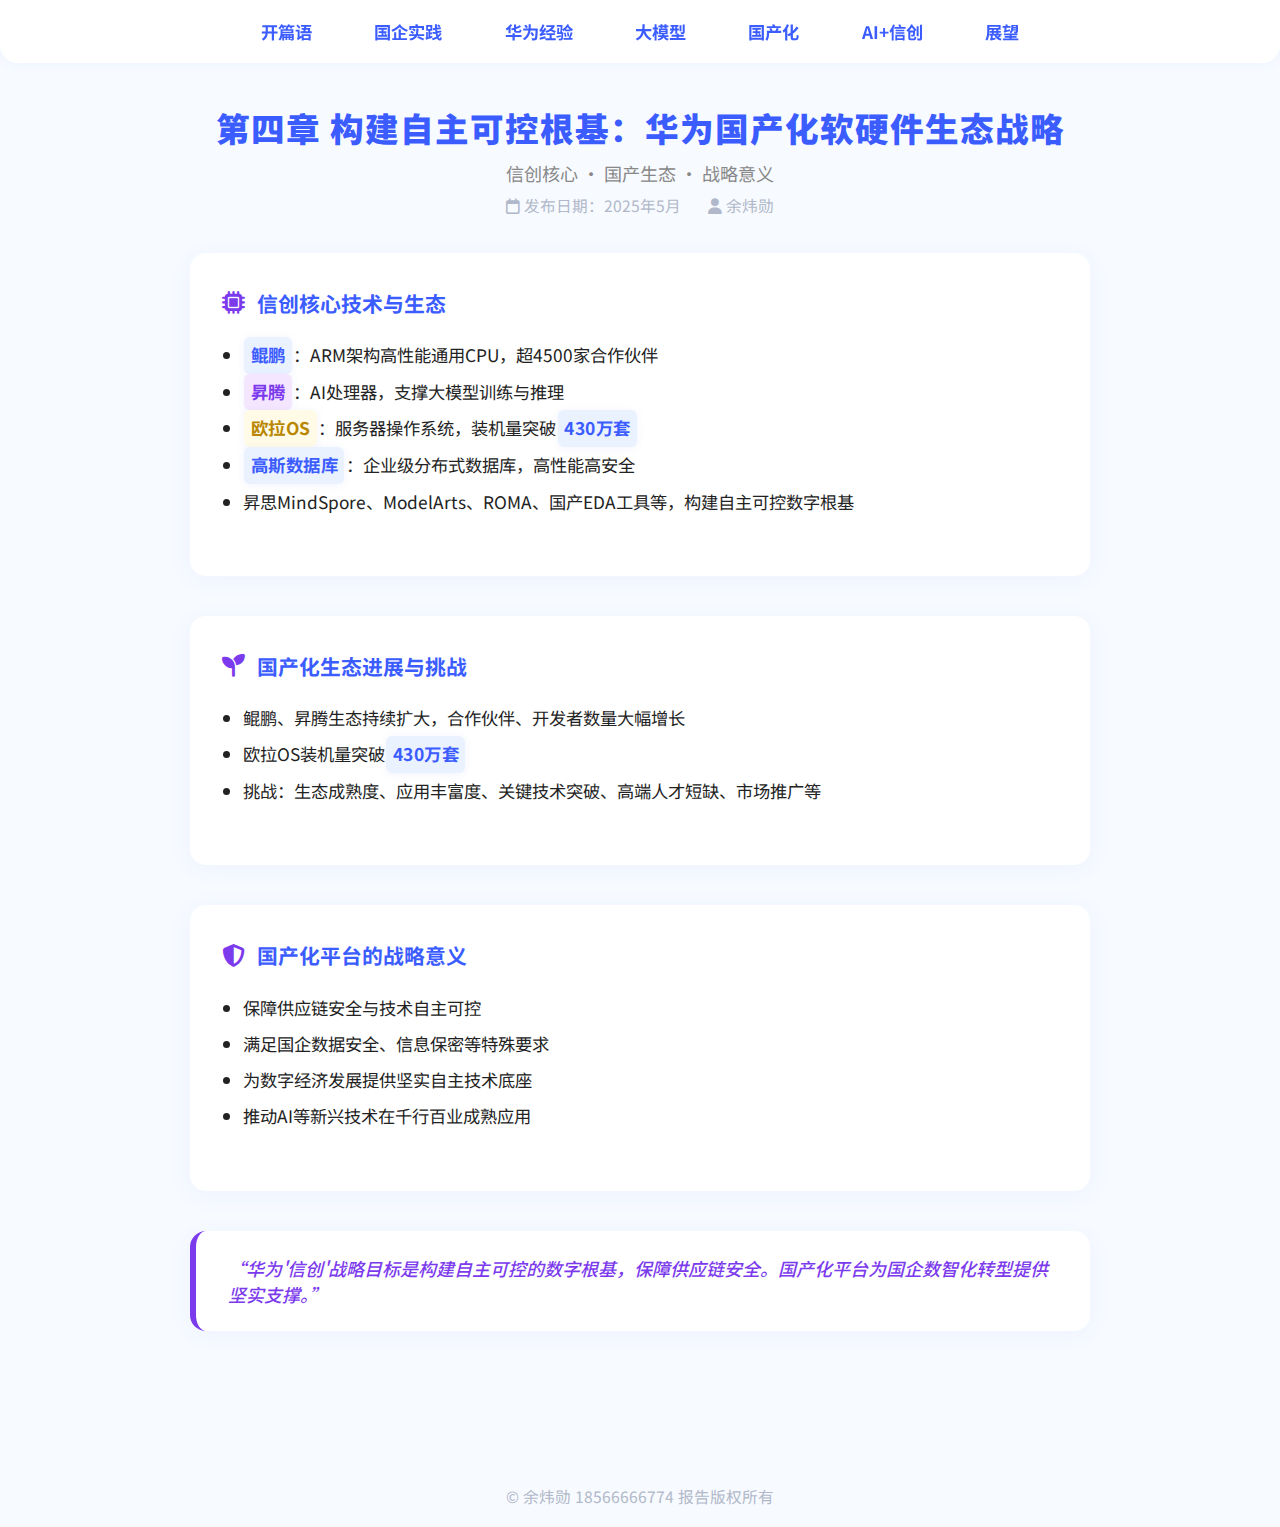
<file: Digi-trans/chapter4.html>
<!DOCTYPE html>
<html lang="zh-CN">
<head>
  <meta charset="UTF-8">
  <meta name="viewport" content="width=device-width, initial-scale=1.0">
  <title>第四章 构建自主可控根基：华为国产化软硬件生态战略</title>
  <link href="https://fonts.googleapis.com/css2?family=Noto+Sans+SC:wght@400;700&display=swap" rel="stylesheet">
  <link rel="stylesheet" href="https://cdnjs.cloudflare.com/ajax/libs/font-awesome/6.4.0/css/all.min.css">
  <style>
    :root {
      --main-blue: #3b5cff;
      --main-purple: #7c3aed;
      --main-green: #43e97b;
      --main-bg: #f7faff;
      --card-bg: #fff;
      --card-radius: 16px;
      --card-shadow: 0 4px 24px #3b5cff0d;
      --card-shadow-hover: 0 8px 32px #3b5cff22;
      --highlight-blue: #eaf1ff;
      --highlight-purple: #f5e6ff;
      --highlight-yellow: #fffbe6;
      --text-main: #222;
      --text-grey: #888;
      --text-light: #b0b8c9;
    }
    html, body {
      background: var(--main-bg);
      margin: 0;
      padding: 0;
      font-family: 'Noto Sans SC', 'PingFang SC', 'Microsoft YaHei', Arial, sans-serif;
      color: var(--text-main);
      min-height: 100vh;
    }
    .nav-bar {
      position: sticky;
      top: 0;
      z-index: 10;
      background: rgba(255,255,255,0.92);
      backdrop-filter: blur(12px);
      -webkit-backdrop-filter: blur(12px);
      border-radius: 0 0 18px 18px;
      box-shadow: 0 2px 12px #3b5cff0a;
      margin-bottom: 2.5rem;
    }
    .nav-bar ul {
      display: flex;
      justify-content: center;
      align-items: center;
      list-style: none;
      margin: 0;
      padding: 0.5rem 0;
      gap: 1.5rem;
    }
    .nav-bar li {
      border-radius: 10px;
      transition: background 0.2s, box-shadow 0.2s;
    }
    .nav-bar a {
      display: block;
      padding: 0.7rem 1.2rem;
      color: var(--main-blue);
      font-weight: 700;
      font-size: 1.08rem;
      text-decoration: none;
      border-radius: 10px;
      transition: color 0.2s, background 0.2s;
    }
    .nav-bar a:hover, .nav-bar a:focus {
      background: var(--highlight-blue);
      color: var(--main-purple);
      box-shadow: 0 2px 12px #3b5cff22;
    }
    .main-container {
      max-width: 900px;
      margin: 0 auto;
      padding: 0 1.2rem 2.5rem 1.2rem;
    }
    .page-title {
      font-size: 2.1rem;
      font-weight: 900;
      color: var(--main-blue);
      margin-top: 2.5rem;
      margin-bottom: 0.5rem;
      letter-spacing: 1px;
      text-align: center;
    }
    .page-subtitle {
      font-size: 1.13rem;
      color: var(--text-grey);
      text-align: center;
      margin-bottom: 0.5rem;
    }
    .page-meta {
      text-align: center;
      color: var(--text-light);
      font-size: 0.98rem;
      margin-bottom: 2.2rem;
    }
    .card {
      background: var(--card-bg);
      border-radius: var(--card-radius);
      box-shadow: var(--card-shadow);
      padding: 2.2rem 2rem 2.2rem 2rem;
      margin-bottom: 2.5rem;
      animation: fadeInCard 0.8s cubic-bezier(.4,1.4,.6,1) both;
      transition: box-shadow 0.2s, transform 0.2s;
    }
    .card:hover {
      box-shadow: var(--card-shadow-hover);
      transform: translateY(-4px) scale(1.012);
    }
    .card-title {
      font-size: 1.3rem;
      font-weight: 700;
      color: var(--main-blue);
      margin-bottom: 1.2rem;
      display: flex;
      align-items: center;
      gap: 0.6em;
    }
    .card-title i {
      color: var(--main-purple);
      font-size: 1.1em;
    }
    .card p, .card ul {
      font-size: 1.08rem;
      color: var(--text-main);
      line-height: 2.1;
      margin: 1.1rem 0;
    }
    .card ul {
      padding-left: 1.2em;
      margin: 0.5em 0 1.2em 0;
    }
    .highlight {
      background: var(--highlight-blue);
      color: var(--main-blue);
      font-weight: 700;
      border-radius: 6px;
      padding: 0 0.35em;
      margin: 0 0.1em;
      font-size: 1.01em;
      letter-spacing: 0.5px;
      box-shadow: 0 1px 8px #3b5cff11;
      display: inline-block;
    }
    .highlight-purple {
      background: var(--highlight-purple);
      color: var(--main-purple);
    }
    .highlight-yellow {
      background: var(--highlight-yellow);
      color: #b88600;
    }
    .card-flex {
      display: flex;
      gap: 2.5rem;
      flex-wrap: wrap;
    }
    .card-col {
      flex: 1 1 320px;
      min-width: 260px;
    }
    .svg-legend, .quote-card {
      background: var(--card-bg);
      color: var(--main-blue);
      border-radius: var(--card-radius);
      box-shadow: var(--card-shadow);
      padding: 1.5rem 2rem;
      font-size: 1.13rem;
      margin: 0 auto 2.2em auto;
      text-align: center;
      max-width: 900px;
      font-weight: 500;
      box-sizing: border-box;
      transition: box-shadow 0.2s, transform 0.2s;
    }
    .quote-card {
      font-size: 1.12rem;
      font-style: italic;
      color: var(--main-purple);
      border-left: 6px solid var(--main-purple);
      text-align: left;
      margin-top: 1.5em;
    }
    @media (max-width: 700px) {
      .main-container { padding: 0 0.2rem 2rem 0.2rem; }
      .card { padding: 1.2rem 0.5rem; }
      .page-title { font-size: 1.3rem; }
      .svg-legend, .quote-card {
        padding: 1rem 0.5rem;
        font-size: 1rem;
        max-width: 98vw;
      }
      .card-flex { flex-direction: column; gap: 1.2rem; }
    }
    @keyframes fadeInCard {
      0% { opacity: 0; transform: translateY(30px) scale(0.98); }
      100% { opacity: 1; transform: none; }
    }
    .footer {
      text-align: center;
      color: var(--text-light);
      font-size: 0.98rem;
      padding: 2.2rem 0 1.2rem 0;
      background: none;
      margin-top: 2.5rem;
    }
  </style>
</head>
<body>
  <nav class="nav-bar">
    <ul>
      <li><a href="index.html">开篇语</a></li>
      <li><a href="chapter1.html">国企实践</a></li>
      <li><a href="chapter2.html">华为经验</a></li>
      <li><a href="chapter3.html">大模型</a></li>
      <li><a href="chapter4.html">国产化</a></li>
      <li><a href="chapter5.html">AI+信创</a></li>
      <li><a href="chapter6.html">展望</a></li>
    </ul>
  </nav>
  <div class="main-container">
    <div class="page-title">第四章 构建自主可控根基：华为国产化软硬件生态战略</div>
    <div class="page-subtitle">信创核心 · 国产生态 · 战略意义</div>
    <div class="page-meta">
      <span><i class="fa-regular fa-calendar"></i> 发布日期：2025年5月</span>
      <span style="margin-left:1.5em"><i class="fa-solid fa-user"></i> 余炜勋</span>
    </div>
    <!-- 信创核心技术与生态 -->
    <section class="card" aria-label="信创核心技术与生态">
      <div class="card-title"><i class="fa-solid fa-microchip"></i> 信创核心技术与生态</div>
      <ul>
        <li><span class="highlight highlight-blue">鲲鹏</span>：ARM架构高性能通用CPU，超4500家合作伙伴</li>
        <li><span class="highlight highlight-purple">昇腾</span>：AI处理器，支撑大模型训练与推理</li>
        <li><span class="highlight highlight-yellow">欧拉OS</span>：服务器操作系统，装机量突破<span class="highlight">430万套</span></li>
        <li><span class="highlight">高斯数据库</span>：企业级分布式数据库，高性能高安全</li>
        <li>昇思MindSpore、ModelArts、ROMA、国产EDA工具等，构建自主可控数字根基</li>
      </ul>
    </section>
    <!-- 国产化生态建设进展与挑战 -->
    <section class="card" aria-label="生态进展与挑战">
      <div class="card-title"><i class="fa-solid fa-seedling"></i> 国产化生态进展与挑战</div>
      <ul>
        <li>鲲鹏、昇腾生态持续扩大，合作伙伴、开发者数量大幅增长</li>
        <li>欧拉OS装机量突破<span class="highlight">430万套</span></li>
        <li>挑战：生态成熟度、应用丰富度、关键技术突破、高端人才短缺、市场推广等</li>
      </ul>
    </section>
    <!-- 国产化平台的战略意义 -->
    <section class="card" aria-label="战略意义">
      <div class="card-title"><i class="fa-solid fa-shield-halved"></i> 国产化平台的战略意义</div>
      <ul>
        <li>保障供应链安全与技术自主可控</li>
        <li>满足国企数据安全、信息保密等特殊要求</li>
        <li>为数字经济发展提供坚实自主技术底座</li>
        <li>推动AI等新兴技术在千行百业成熟应用</li>
      </ul>
    </section>
    <!-- 关键引述/结论卡片 -->
    <div class="quote-card">“华为'信创'战略目标是构建自主可控的数字根基，保障供应链安全。国产化平台为国企数智化转型提供坚实支撑。”</div>
  </div>
  <footer class="footer">
    <div>© 余炜勋 18566666774 报告版权所有</div>
  </footer>
</body>
</html>
</file>
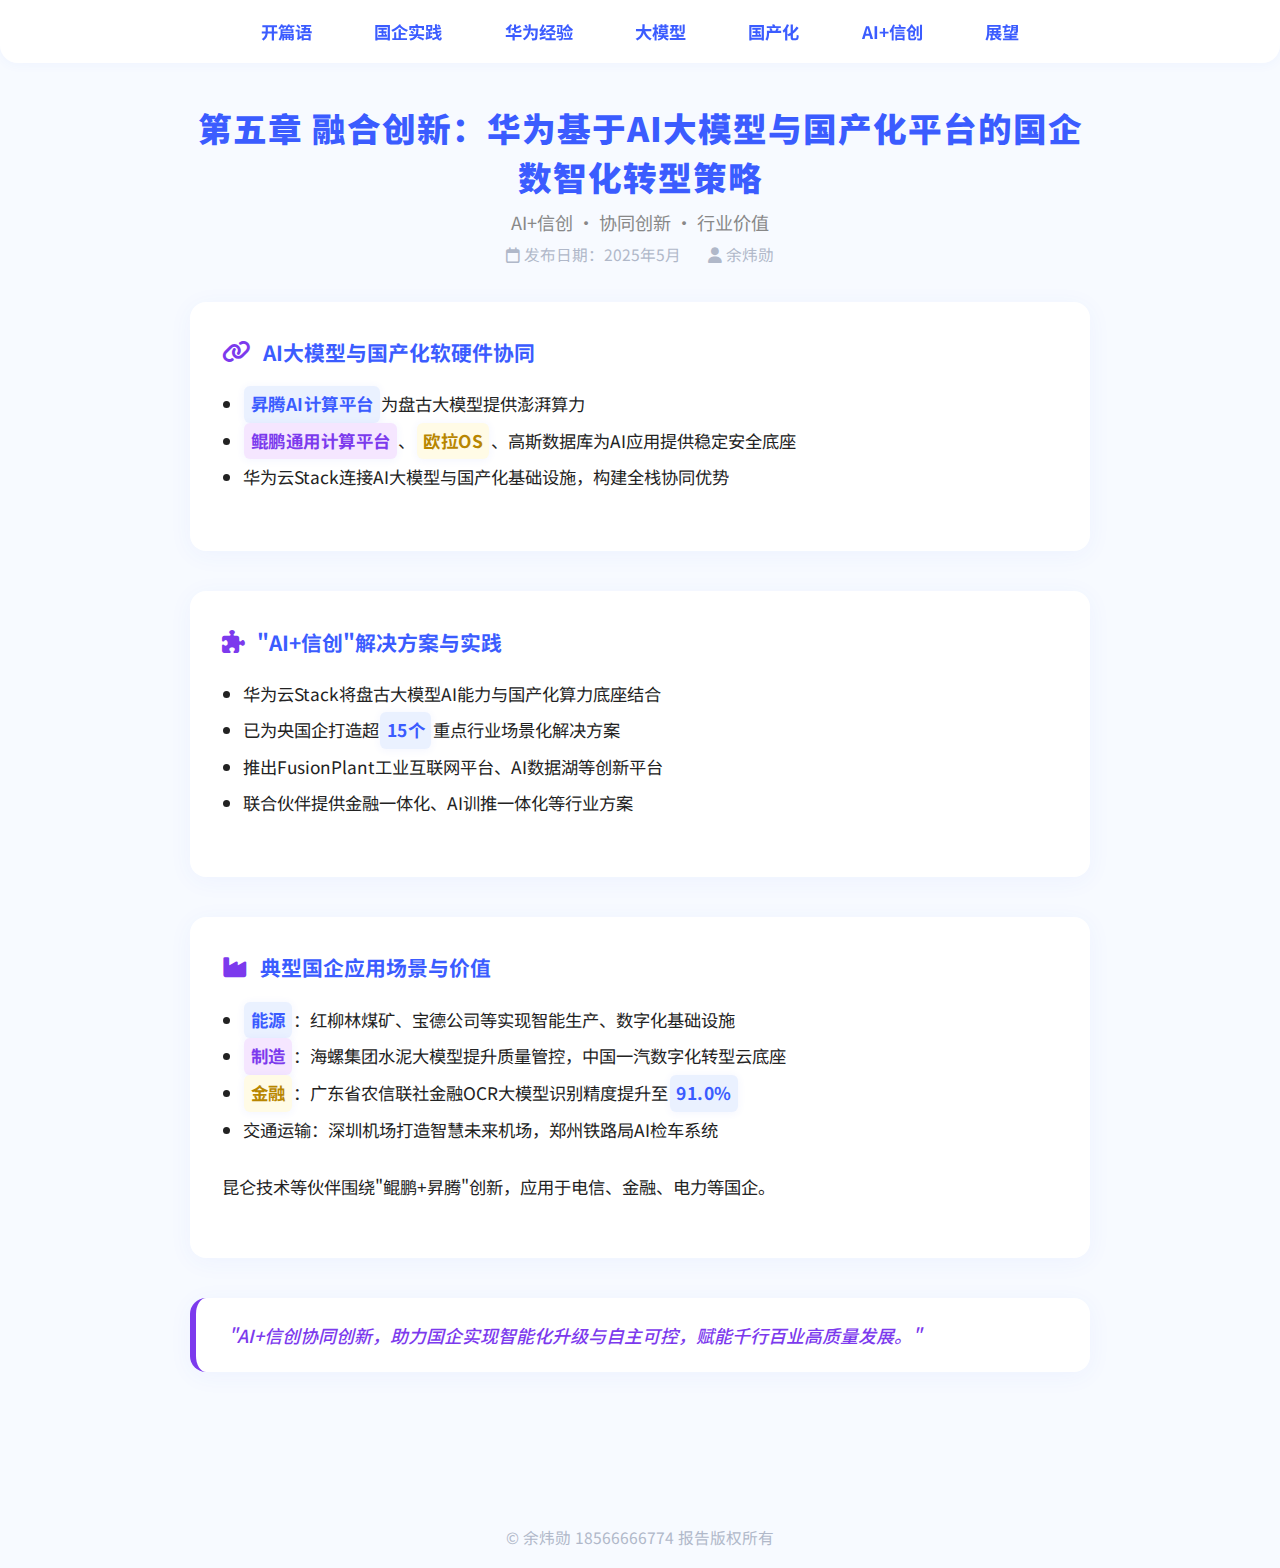
<file: Digi-trans/chapter5.html>
<!DOCTYPE html>
<html lang="zh-CN">
<head>
  <meta charset="UTF-8">
  <meta name="viewport" content="width=device-width, initial-scale=1.0">
  <title>第五章 融合创新：华为基于AI大模型与国产化平台的国企数智化转型策略</title>
  <link href="https://fonts.googleapis.com/css2?family=Noto+Sans+SC:wght@400;700&display=swap" rel="stylesheet">
  <link rel="stylesheet" href="https://cdnjs.cloudflare.com/ajax/libs/font-awesome/6.4.0/css/all.min.css">
  <style>
    :root {
      --main-blue: #3b5cff;
      --main-purple: #7c3aed;
      --main-green: #43e97b;
      --main-bg: #f7faff;
      --card-bg: #fff;
      --card-radius: 16px;
      --card-shadow: 0 4px 24px #3b5cff0d;
      --card-shadow-hover: 0 8px 32px #3b5cff22;
      --highlight-blue: #eaf1ff;
      --highlight-purple: #f5e6ff;
      --highlight-yellow: #fffbe6;
      --text-main: #222;
      --text-grey: #888;
      --text-light: #b0b8c9;
    }
    html, body {
      background: var(--main-bg);
      margin: 0;
      padding: 0;
      font-family: 'Noto Sans SC', 'PingFang SC', 'Microsoft YaHei', Arial, sans-serif;
      color: var(--text-main);
      min-height: 100vh;
    }
    .nav-bar {
      position: sticky;
      top: 0;
      z-index: 10;
      background: rgba(255,255,255,0.92);
      backdrop-filter: blur(12px);
      -webkit-backdrop-filter: blur(12px);
      border-radius: 0 0 18px 18px;
      box-shadow: 0 2px 12px #3b5cff0a;
      margin-bottom: 2.5rem;
    }
    .nav-bar ul {
      display: flex;
      justify-content: center;
      align-items: center;
      list-style: none;
      margin: 0;
      padding: 0.5rem 0;
      gap: 1.5rem;
    }
    .nav-bar li {
      border-radius: 10px;
      transition: background 0.2s, box-shadow 0.2s;
    }
    .nav-bar a {
      display: block;
      padding: 0.7rem 1.2rem;
      color: var(--main-blue);
      font-weight: 700;
      font-size: 1.08rem;
      text-decoration: none;
      border-radius: 10px;
      transition: color 0.2s, background 0.2s;
    }
    .nav-bar a:hover, .nav-bar a:focus {
      background: var(--highlight-blue);
      color: var(--main-purple);
      box-shadow: 0 2px 12px #3b5cff22;
    }
    .main-container {
      max-width: 900px;
      margin: 0 auto;
      padding: 0 1.2rem 2.5rem 1.2rem;
    }
    .page-title {
      font-size: 2.1rem;
      font-weight: 900;
      color: var(--main-blue);
      margin-top: 2.5rem;
      margin-bottom: 0.5rem;
      letter-spacing: 1px;
      text-align: center;
    }
    .page-subtitle {
      font-size: 1.13rem;
      color: var(--text-grey);
      text-align: center;
      margin-bottom: 0.5rem;
    }
    .page-meta {
      text-align: center;
      color: var(--text-light);
      font-size: 0.98rem;
      margin-bottom: 2.2rem;
    }
    .card {
      background: var(--card-bg);
      border-radius: var(--card-radius);
      box-shadow: var(--card-shadow);
      padding: 2.2rem 2rem 2.2rem 2rem;
      margin-bottom: 2.5rem;
      animation: fadeInCard 0.8s cubic-bezier(.4,1.4,.6,1) both;
      transition: box-shadow 0.2s, transform 0.2s;
    }
    .card:hover {
      box-shadow: var(--card-shadow-hover);
      transform: translateY(-4px) scale(1.012);
    }
    .card-title {
      font-size: 1.3rem;
      font-weight: 700;
      color: var(--main-blue);
      margin-bottom: 1.2rem;
      display: flex;
      align-items: center;
      gap: 0.6em;
    }
    .card-title i {
      color: var(--main-purple);
      font-size: 1.1em;
    }
    .card p, .card ul {
      font-size: 1.08rem;
      color: var(--text-main);
      line-height: 2.1;
      margin: 1.1rem 0;
    }
    .card ul {
      padding-left: 1.2em;
      margin: 0.5em 0 1.2em 0;
    }
    .highlight {
      background: var(--highlight-blue);
      color: var(--main-blue);
      font-weight: 700;
      border-radius: 6px;
      padding: 0 0.35em;
      margin: 0 0.1em;
      font-size: 1.01em;
      letter-spacing: 0.5px;
      box-shadow: 0 1px 8px #3b5cff11;
      display: inline-block;
    }
    .highlight-purple {
      background: var(--highlight-purple);
      color: var(--main-purple);
    }
    .highlight-yellow {
      background: var(--highlight-yellow);
      color: #b88600;
    }
    .card-flex {
      display: flex;
      gap: 2.5rem;
      flex-wrap: wrap;
    }
    .card-col {
      flex: 1 1 320px;
      min-width: 260px;
    }
    .svg-legend, .quote-card {
      background: var(--card-bg);
      color: var(--main-blue);
      border-radius: var(--card-radius);
      box-shadow: var(--card-shadow);
      padding: 1.5rem 2rem;
      font-size: 1.13rem;
      margin: 0 auto 2.2em auto;
      text-align: center;
      max-width: 900px;
      font-weight: 500;
      box-sizing: border-box;
      transition: box-shadow 0.2s, transform 0.2s;
    }
    .quote-card {
      font-size: 1.12rem;
      font-style: italic;
      color: var(--main-purple);
      border-left: 6px solid var(--main-purple);
      text-align: left;
      margin-top: 1.5em;
    }
    @media (max-width: 700px) {
      .main-container { padding: 0 0.2rem 2rem 0.2rem; }
      .card { padding: 1.2rem 0.5rem; }
      .page-title { font-size: 1.3rem; }
      .svg-legend, .quote-card {
        padding: 1rem 0.5rem;
        font-size: 1rem;
        max-width: 98vw;
      }
      .card-flex { flex-direction: column; gap: 1.2rem; }
    }
    @keyframes fadeInCard {
      0% { opacity: 0; transform: translateY(30px) scale(0.98); }
      100% { opacity: 1; transform: none; }
    }
    .footer {
      text-align: center;
      color: var(--text-light);
      font-size: 0.98rem;
      padding: 2.2rem 0 1.2rem 0;
      background: none;
      margin-top: 2.5rem;
    }
  </style>
</head>
<body>
  <nav class="nav-bar">
    <ul>
      <li><a href="index.html">开篇语</a></li>
      <li><a href="chapter1.html">国企实践</a></li>
      <li><a href="chapter2.html">华为经验</a></li>
      <li><a href="chapter3.html">大模型</a></li>
      <li><a href="chapter4.html">国产化</a></li>
      <li><a href="chapter5.html">AI+信创</a></li>
      <li><a href="chapter6.html">展望</a></li>
    </ul>
  </nav>
  <div class="main-container">
    <div class="page-title">第五章 融合创新：华为基于AI大模型与国产化平台的国企数智化转型策略</div>
    <div class="page-subtitle">AI+信创 · 协同创新 · 行业价值</div>
    <div class="page-meta">
      <span><i class="fa-regular fa-calendar"></i> 发布日期：2025年5月</span>
      <span style="margin-left:1.5em"><i class="fa-solid fa-user"></i> 余炜勋</span>
    </div>
    <!-- AI大模型与国产化软硬件协同 -->
    <section class="card" aria-label="协同效应">
      <div class="card-title"><i class="fa-solid fa-link"></i> AI大模型与国产化软硬件协同</div>
      <ul>
        <li><span class="highlight highlight-blue">昇腾AI计算平台</span>为盘古大模型提供澎湃算力</li>
        <li><span class="highlight highlight-purple">鲲鹏通用计算平台</span>、<span class="highlight highlight-yellow">欧拉OS</span>、高斯数据库为AI应用提供稳定安全底座</li>
        <li>华为云Stack连接AI大模型与国产化基础设施，构建全栈协同优势</li>
      </ul>
    </section>
    <!-- "AI+信创"解决方案与实践 -->
    <section class="card" aria-label="AI+信创解决方案">
      <div class="card-title"><i class="fa-solid fa-puzzle-piece"></i> "AI+信创"解决方案与实践</div>
      <ul>
        <li>华为云Stack将盘古大模型AI能力与国产化算力底座结合</li>
        <li>已为央国企打造超<span class="highlight">15个</span>重点行业场景化解决方案</li>
        <li>推出FusionPlant工业互联网平台、AI数据湖等创新平台</li>
        <li>联合伙伴提供金融一体化、AI训推一体化等行业方案</li>
      </ul>
    </section>
    <!-- 典型国企应用场景与价值 -->
    <section class="card" aria-label="应用场景与价值">
      <div class="card-title"><i class="fa-solid fa-industry"></i> 典型国企应用场景与价值</div>
      <ul>
        <li><span class="highlight highlight-blue">能源</span>：红柳林煤矿、宝德公司等实现智能生产、数字化基础设施</li>
        <li><span class="highlight highlight-purple">制造</span>：海螺集团水泥大模型提升质量管控，中国一汽数字化转型云底座</li>
        <li><span class="highlight highlight-yellow">金融</span>：广东省农信联社金融OCR大模型识别精度提升至<span class="highlight">91.0%</span></li>
        <li>交通运输：深圳机场打造智慧未来机场，郑州铁路局AI检车系统</li>
      </ul>
      <p>昆仑技术等伙伴围绕"鲲鹏+昇腾"创新，应用于电信、金融、电力等国企。</p>
    </section>
    <!-- 关键引述/结论卡片 -->
    <div class="quote-card">"AI+信创协同创新，助力国企实现智能化升级与自主可控，赋能千行百业高质量发展。"</div>
  </div>
  <footer class="footer">
    <div>© 余炜勋 18566666774 报告版权所有</div>
  </footer>
</body>
</html>
</file>
<file: css/style.css>
/* 全局样式重置 */
* {
    margin: 0;
    padding: 0;
    box-sizing: border-box;
}

/* 全局变量 */
:root {
    --primary-color: #2c3e50;
    --secondary-color: #3498db;
    --text-color: #333;
    --background-color: #fff;
    --gray-light: #f5f6fa;
    --gray: #95a5a6;
    --spacing-unit: 1rem;
    --container-width: 1200px;
    --border-radius: 4px;
    --transition-speed: 0.3s;
    --hero-background: linear-gradient(135deg, #f8f9fa 0%, #e9ecef 100%);
    --gradient-blue-purple: linear-gradient(120deg, #4169E1 0%, #9370DB 100%);
    --gradient-text-start: #4169E1;  /* 皇家蓝 */
    --gradient-text-end: #9370DB;    /* 中等紫色 */
    --gradient-button-start: #4169E1; /* 皇家蓝 */
    --gradient-button-end: #9370DB;   /* 中等紫色 */
}

/* 基础样式 */
body {
    font-family: 'Noto Sans SC', -apple-system, BlinkMacSystemFont, 'Segoe UI', Roboto, Oxygen, Ubuntu, Cantarell, 'Open Sans', 'Helvetica Neue', sans-serif;
    line-height: 1.6;
    color: var(--text-color);
    background-color: var(--background-color);
}

/* 布局容器 */
.container {
    max-width: var(--container-width);
    margin: 0 auto;
    padding: 0 var(--spacing-unit);
}

/* 导航栏样式 */
.header {
    background-color: var(--background-color);
    box-shadow: 0 2px 4px rgba(0,0,0,0.1);
    position: sticky;
    top: 0;
    z-index: 1000;
}

.nav-container {
    display: flex;
    justify-content: space-between;
    align-items: center;
    padding: 1rem var(--spacing-unit);
    max-width: var(--container-width);
    margin: 0 auto;
}

.logo a {
    text-decoration: none;
    font-size: 1.5rem;
    font-weight: 700;
    background: var(--gradient-blue-purple);
    -webkit-background-clip: text;
    background-clip: text;
    -webkit-text-fill-color: transparent;
    color: transparent;
}

.logo {
    font-size: 1.5rem;
    font-weight: 700;
}

.nav-links {
    display: flex;
    list-style: none;
    gap: 2rem;
}

.nav-links a {
    text-decoration: none;
    color: var(--text-color);
    font-weight: 500;
    transition: color var(--transition-speed);
}

.nav-links a:hover,
.nav-links a.active {
    color: var(--secondary-color);
}

/* 页脚样式 */
.footer {
    background-color: #2c3e50;
    color: #fff;
    padding: 60px 0 30px;
}

.footer-content {
    max-width: 1200px;
    margin: 0 auto;
    padding: 0 20px;
}

.footer-grid {
    display: grid;
    grid-template-columns: repeat(3, 1fr);
    gap: 40px;
    margin-bottom: 40px;
}

.footer-section h3 {
    color: #fff;
    font-size: 1.2rem;
    margin-bottom: 20px;
    position: relative;
}

.footer-section h3::after {
    content: '';
    position: absolute;
    bottom: -8px;
    left: 0;
    width: 40px;
    height: 2px;
    background-color: #4a90e2;
}

.footer-section p {
    color: #bdc3c7;
    line-height: 1.6;
    margin-bottom: 20px;
}

.footer-nav {
    list-style: none;
    padding: 0;
}

.footer-nav li {
    margin-bottom: 12px;
}

.footer-nav a {
    color: #bdc3c7;
    text-decoration: none;
    transition: color 0.3s ease;
}

.footer-nav a:hover {
    color: #4a90e2;
}

.social-links {
    display: flex;
    gap: 20px;
    margin-top: 20px;
}

.social-links a {
    color: #bdc3c7;
    font-size: 1.5rem;
    transition: color 0.3s ease;
}

.social-links a:hover {
    color: #4a90e2;
}

/* 响应式适配 */
@media (max-width: 768px) {
    .footer-grid {
        grid-template-columns: 1fr;
        gap: 30px;
    }
    
    .footer-section {
        text-align: center;
    }
    
    .footer-section h3::after {
        left: 50%;
        transform: translateX(-50%);
    }
    
    .social-links {
        justify-content: center;
    }
}

/* 动画效果 */
@keyframes fadeIn {
    from {
        opacity: 0;
        transform: translateY(20px);
    }
    to {
        opacity: 1;
        transform: translateY(0);
    }
}

.fade-in {
    animation: fadeIn 0.5s ease-out forwards;
}

/* 通用网格布局 */
.projects-grid,
.books-grid,
.blog-grid {
    display: grid;
    grid-template-columns: repeat(auto-fill, minmax(300px, 1fr));
    gap: 2rem;
    padding: 2rem var(--spacing-unit);
    max-width: var(--container-width);
    margin: 0 auto;
}

/* 页面标题样式 */
h1 {
    text-align: center;
    color: var(--primary-color);
    margin: 2rem 0;
    font-size: 2.5rem;
    font-weight: 700;
}

/* 主页样式 */
.hero-section {
    min-height: auto;
    padding: 3rem 0;
}

.hero-section::before {
    content: '';
    position: absolute;
    top: 0;
    left: 0;
    right: 0;
    bottom: 0;
    background: url('../images/pattern.svg') repeat;
    opacity: 0.1;
    z-index: 1;
}

.hero-content {
    display: flex;
    flex-direction: row;
    align-items: center;
    justify-content: space-between;
    gap: 2rem;
}

.hero-text {
    flex: 1;
    text-align: left;
    max-width: 600px;
}

.title-group {
    margin-bottom: 1rem;
    text-align: left;
}

.title-group > * {
    display: block;
    width: 100%;
}

.hero-text h1.gradient-text {
    font-size: 3rem;
    background: var(--gradient-blue-purple);
    -webkit-background-clip: text;
    background-clip: text;
    -webkit-text-fill-color: transparent;
    color: transparent;
    font-weight: 700;
    margin-bottom: 0.5rem;
    text-align: left;
}

.hero-text .gradient-text.subtitle {
    font-size: 1.5rem;
    background: var(--gradient-blue-purple);
    -webkit-background-clip: text;
    background-clip: text;
    -webkit-text-fill-color: transparent;
    color: transparent;
    font-weight: 700;
    text-align: left;
    margin-bottom: 1rem;
}

.hero-image {
    flex: 0 0 auto;
    width: 507px;
    height: 507px;
    border-radius: 50%;
    overflow: hidden;
    box-shadow: 0 10px 30px rgba(0, 0, 0, 0.1);
    margin: 0;
}

.intro-content {
    display: flex;
    justify-content: flex-start;
    width: 100%;
}

.typewriter {
    display: flex;
    flex-direction: column;
    align-items: flex-start;
    margin: 1.5rem 0;
    max-width: 100%;
}

.typewriter-line {
    display: flex;
    justify-content: flex-start;
    width: 100%;
    margin-bottom: 0.5rem;
}

.typewriter-text {
    font-size: 1.1rem;
    line-height: 1.6;
    margin: 0;
    padding: 0;
    visibility: hidden;
    position: relative;
    white-space: normal;
    overflow-wrap: break-word;
    word-break: break-word;
}

.typewriter-text.current {
    visibility: visible;
}

.typewriter-text.typed {
    visibility: visible;
}

/* 光标效果 */
.typewriter-text.typing::after {
    content: '|';
    position: relative;
    display: inline-block;
    color: var(--text-color);
    font-weight: normal;
    animation: blink 0.7s infinite;
    margin-left: 1px;
}

@keyframes blink {
    0%, 100% { opacity: 1; }
    50% { opacity: 0; }
}

/* 响应式调整 */
@media (min-width: 768px) and (max-width: 1024px) {
    .typewriter-text {
        font-size: 1rem;
        max-width: 90%;
        margin: 0 auto;
}
}

@media (max-width: 767px) {
    .typewriter-text {
        font-size: 0.95rem;
        max-width: 100%;
    }
    
    .typewriter {
        margin: 1rem 0;
}
}

@media (max-width: 480px) {
    .typewriter-text {
        font-size: 0.9rem;
        max-width: 100%;
}

    .typewriter {
        margin: 0.8rem 0;
}
}

@media (max-width: 350px) {
    .typewriter-text {
        font-size: 0.85rem;
        max-width: 100%;
}

    .typewriter {
        margin: 0.6rem 0;
    }
}

/* 增加移动端自动换行支持 */
.mobile-break {
    display: none;
}

@media (max-width: 768px) {
    .hero-content {
        flex-direction: column-reverse;
        gap: 1rem;
    }
    
    .hero-text {
        text-align: center;
    }

    .hero-text h1.gradient-text {
        text-align: center;
    }
    
    .hero-text .gradient-text.subtitle {
        text-align: center;
    }

    .typewriter-text {
        font-size: 0.95rem;
        text-align: center;
        max-width: 100%;
    }
    
    .typewriter {
        margin: 1rem 0;
        align-items: center;
    }

    .typewriter-line {
        justify-content: center;
    }

    .hero-image {
        width: 325px;
        height: 325px;
        margin: 0 auto 1rem;
    }
    
    .title-group {
        text-align: center !important;
    }
    
    .title-group > * {
        text-align: center !important;
    }
    
    .hero-section {
        padding: 2rem 0;
    }
    
    .container {
        padding: 0 1rem;
    }
    
    .mobile-break {
        display: inline;
    }
}

@media (max-width: 480px) {
    .hero-text h1.gradient-text {
        font-size: 2rem;
    }
    
    .hero-text .gradient-text.subtitle {
        font-size: 1.1rem;
    }
    
    .typewriter-text {
        font-size: 0.85rem;
        text-align: center;
        max-width: 100%;
        word-break: break-word;
        overflow-wrap: break-word;
    }
    
    .typewriter-text#line1,
    .typewriter-text#line3,
    .typewriter-text#line5,
    .typewriter-text#line6,
    .typewriter-text#line7 {
        max-width: 100%;
    }
    
    .typewriter {
        width: 100%;
    }
    
    .hero-image {
        width: 260px;
        height: 260px;
    }
    
    .mobile-break {
        display: inline;
    }
    
    .hero-section {
        padding: 1.5rem 0;
    }
    
    .container {
        padding: 0 0.8rem;
    }
}

/* 平板端优化 */
@media (min-width: 769px) and (max-width: 1024px) {
    .hero-text h1.name {
        font-size: 2.8rem;
    }

    .hero-text .subtitle {
        font-size: 1.6rem;
    }

    .profile-image {
        width: 264px;
        height: 264px;
    }
}

/* 联系方式部分样式 */
.contact-section {
    padding: 80px 0;
    background-color: #f8f9fa;
}

.contact-grid {
    display: grid;
    grid-template-columns: 1fr 1fr;
    gap: 40px;
    margin-top: 40px;
}

.contact-info-card,
.message-form-card {
    background: #fff;
    border-radius: 12px;
    padding: 30px;
    box-shadow: 0 4px 6px rgba(0, 0, 0, 0.1);
}

.contact-info-card h3,
.message-form-card h3 {
    color: #333;
    margin-bottom: 24px;
    font-size: 1.5rem;
}

.contact-details {
    display: flex;
    flex-direction: column;
    gap: 20px;
}

.contact-item {
    display: flex;
    align-items: flex-start;
    gap: 15px;
}

.contact-item i {
    color: #4a90e2;
    font-size: 1.2rem;
    margin-top: 4px;
}

.contact-item div {
    flex: 1;
}

.contact-item strong {
    display: block;
    color: #333;
    margin-bottom: 4px;
}

.contact-item p {
    color: #666;
    margin: 0;
}

/* 留言表单样式 */
.contact-form {
    display: flex;
    flex-direction: column;
    gap: 20px;
}

.form-group {
    display: flex;
    flex-direction: column;
    gap: 8px;
}

.form-group label {
    color: #333;
    font-weight: 500;
}

.form-group input,
.form-group textarea {
    padding: 12px;
    border: 1px solid #ddd;
    border-radius: 6px;
    font-size: 1rem;
    transition: border-color 0.3s;
}

.form-group input:focus,
.form-group textarea:focus {
    border-color: #4a90e2;
    outline: none;
}

.form-group textarea {
    min-height: 120px;
    resize: vertical;
}

.submit-btn {
    background-color: #4a90e2;
    color: white;
    padding: 12px 24px;
    border: none;
    border-radius: 6px;
    font-size: 1rem;
    font-weight: 500;
    cursor: pointer;
    transition: background-color 0.3s;
}

.submit-btn:hover {
    background-color: #357abd;
}

/* 响应式设计 */
@media (max-width: 768px) {
    .contact-grid {
        grid-template-columns: 1fr;
    }
    
    .contact-section {
        padding: 40px 0;
    }
}

/* 表单提交反馈样式 */
.form-message {
    padding: 12px;
    border-radius: 6px;
    margin-top: 16px;
    display: none;
}

.form-message.success {
    background-color: #d4edda;
    color: #155724;
    border: 1px solid #c3e6cb;
    display: block;
}

.form-message.error {
    background-color: #f8d7da;
    color: #721c24;
    border: 1px solid #f5c6cb;
    display: block;
}

/* 项目预览部分样式 */
.projects-preview-section {
    padding: 4rem 0;
    background-color: #f8f9fa;
}

.projects-preview-section h2 {
    text-align: center;
    margin-bottom: 3rem;
    font-size: 2rem;
    color: #333;
}

.projects-preview-grid {
    display: grid;
    grid-template-columns: repeat(auto-fit, minmax(280px, 1fr));
    gap: 2rem;
    margin-bottom: 3rem;
}

.project-card {
    background: white;
    border-radius: 10px;
    padding: 2rem;
    box-shadow: 0 4px 6px rgba(0, 0, 0, 0.1);
    transition: transform 0.3s ease, box-shadow 0.3s ease;
}

.project-card:hover {
    transform: translateY(-5px);
    box-shadow: 0 6px 12px rgba(0, 0, 0, 0.15);
}

.project-card h3 {
    font-size: 1.25rem;
    color: #2c3e50;
    margin-bottom: 1rem;
}

.project-description {
    color: #666;
    line-height: 1.6;
}

.view-more-container {
    text-align: center;
}

.view-more-btn {
    display: inline-block;
    padding: 0.8rem 2rem;
    background: var(--gradient-blue-purple);
    color: white;
    text-decoration: none;
    border-radius: 5px;
    transition: all 0.3s ease;
}

.view-more-btn:hover {
    background: linear-gradient(120deg, #9370DB 0%, #4169E1 100%);
    transform: translateY(-2px);
    box-shadow: 0 5px 15px rgba(65, 105, 225, 0.3);
}

/* 淡入动画 */
.fade-in {
    opacity: 0;
    transform: translateY(20px);
    animation: fadeIn 0.6s ease forwards;
}

@keyframes fadeIn {
    to {
        opacity: 1;
        transform: translateY(0);
    }
}

/* 响应式调整 */
@media (max-width: 768px) {
    .projects-preview-section {
        padding: 3rem 1rem;
    }

    .projects-preview-grid {
        grid-template-columns: 1fr;
        gap: 1.5rem;
    }

    .project-card {
        padding: 1.5rem;
    }
}

/* 博客预览部分样式 */
.blog-preview-section {
    padding: 4rem 0;
    background-color: var(--background-color);
}

.blog-preview-section h2 {
    font-size: 2rem;
    font-weight: 700;
    color: #2c3e50;
    text-align: center;
    margin-bottom: 3rem;
    position: relative;
}

.blog-preview-section h2::after {
    content: '';
    position: absolute;
    bottom: -10px;
    left: 50%;
    transform: translateX(-50%);
    width: 60px;
    height: 3px;
    background: #4a90e2;
}

.blog-preview-grid {
    display: grid;
    grid-template-columns: repeat(auto-fit, minmax(300px, 1fr));
    gap: 2rem;
    margin-bottom: 3rem;
}

.blog-card {
    background: var(--gray-light);
    border-radius: 10px;
    overflow: hidden;
    transition: transform var(--transition-speed), box-shadow var(--transition-speed);
}

.blog-card:hover {
    transform: translateY(-5px);
    box-shadow: 0 6px 12px rgba(0, 0, 0, 0.1);
}

.blog-card-content {
    padding: 1.5rem;
}

.blog-card h3 {
    font-size: 1.25rem;
    color: var(--primary-color);
    margin-bottom: 0.5rem;
}

.blog-meta {
    font-size: 0.9rem;
    color: var(--gray);
    margin-bottom: 1rem;
}

.blog-excerpt {
    color: var(--text-color);
    margin-bottom: 1.5rem;
    line-height: 1.6;
}

.read-more {
    display: inline-block;
    color: var(--secondary-color);
    text-decoration: none;
    font-weight: 500;
    transition: color var(--transition-speed);
}

.read-more:hover {
    color: var(--primary-color);
}

/* 博客预览部分的响应式调整 */
@media (max-width: 768px) {
    .blog-preview-section {
        padding: 3rem 1rem;
    }

    .blog-preview-grid {
        grid-template-columns: 1fr;
        gap: 1.5rem;
    }

    .blog-card-content {
        padding: 1.25rem;
    }
}

/* 项目页面样式 */
.projects-hero {
    padding: 4rem 0;
    background-color: var(--gray-light);
    text-align: center;
}

.projects-hero h1 {
    margin-bottom: 1.5rem;
}

.section-description {
    max-width: 800px;
    margin: 0 auto;
    color: var(--text-color);
    font-size: 1.1rem;
    line-height: 1.8;
}

.projects-filter {
    padding: 2rem 0;
    background-color: var(--background-color);
    border-bottom: 1px solid var(--gray-light);
}

.filter-tags {
    display: flex;
    justify-content: center;
    gap: 1rem;
    flex-wrap: wrap;
}

.filter-tag {
    padding: 0.5rem 1.5rem;
    border: 1px solid var(--secondary-color);
    border-radius: var(--border-radius);
    background: none;
    color: var(--secondary-color);
    cursor: pointer;
    transition: all var(--transition-speed);
    font-size: 1rem;
}

.filter-tag:hover,
.filter-tag.active {
    background-color: var(--secondary-color);
    color: var(--background-color);
}

.projects-grid-section {
    padding: 4rem 0;
    background-color: var(--background-color);
}

.projects-grid {
    display: grid;
    grid-template-columns: repeat(3, 1fr);
    gap: 2rem;
    margin: 2rem 0;
}

.project-card {
    background: var(--background-color);
    border-radius: 12px;
    overflow: hidden;
    box-shadow: 0 4px 6px rgba(0, 0, 0, 0.1);
    transition: transform 0.3s ease, box-shadow 0.3s ease;
}

.project-card:hover {
    transform: translateY(-5px);
    box-shadow: 0 8px 12px rgba(0, 0, 0, 0.15);
}

.project-card img {
    width: 100%;
    height: 200px;
    object-fit: cover;
}

.project-info {
    padding: 1.5rem;
}

.project-info h3 {
    font-size: 1.25rem;
    margin-bottom: 0.75rem;
    color: var(--text-color);
    font-weight: 600;
}

.project-info p {
    font-size: 0.9rem;
    color: var(--text-secondary);
    margin-bottom: 1rem;
    line-height: 1.5;
}

.project-info .tag {
    display: inline-block;
    padding: 0.25rem 0.75rem;
    background: var(--primary-color);
    color: white;
    border-radius: 20px;
    font-size: 0.8rem;
}

/* 项目页面响应式调整 */
@media (max-width: 1024px) {
    .projects-grid {
        grid-template-columns: repeat(2, 1fr);
        gap: 1.5rem;
    }
}

@media (max-width: 768px) {
    .projects-hero {
        padding: 3rem 1rem;
    }

    .section-description {
        font-size: 1rem;
        padding: 0 1rem;
    }

    .projects-filter {
        padding: 1.5rem 1rem;
    }

    .filter-tags {
        gap: 0.5rem;
    }

    .filter-tag {
        padding: 0.4rem 1rem;
        font-size: 0.9rem;
    }

    .projects-grid-section {
        padding: 2rem 1rem;
    }

    .projects-grid {
        grid-template-columns: 1fr;
        gap: 1.5rem;
    }

    .project-card img {
        height: 180px;
    }
}

/* 书籍页面样式 */
.books-hero {
    padding: 80px 0;
    background: var(--hero-background);
    position: relative;
    overflow: hidden;
    text-align: center;
}

.books-hero::before {
    content: '';
    position: absolute;
    top: 0;
    left: 0;
    right: 0;
    bottom: 0;
    background: url('../images/backgrounds/patterns/dots.svg') repeat;
    opacity: 0.1;
    z-index: 1;
}

.books-hero .container {
    position: relative;
    z-index: 2;
}

.books-hero h1 {
    font-size: 2.5rem;
    margin-bottom: 1rem;
    color: var(--primary-color);
}

.books-filter {
    padding: 2rem 0;
    background-color: var(--background-color);
    border-bottom: 1px solid var(--gray-light);
}

.filter-tags {
    display: flex;
    flex-wrap: wrap;
    gap: 1rem;
    justify-content: center;
    margin-bottom: 1rem;
}

.filter-tag {
    padding: 0.6rem 1.5rem;
    border: 2px solid var(--primary-color);
    border-radius: 30px;
    background: transparent;
    color: var(--primary-color);
    font-weight: 500;
    cursor: pointer;
    transition: all 0.3s ease;
    font-size: 1rem;
}

.filter-tag:hover,
.filter-tag.active {
    background-color: var(--primary-color);
    color: white;
    transform: translateY(-2px);
    box-shadow: 0 4px 8px rgba(0, 0, 0, 0.1);
}

/* 移动端响应式调整 */
@media (max-width: 768px) {
    .filter-tags {
        flex-wrap: wrap;
        gap: 0.7rem;
    }
    
    .filter-tag {
        padding: 0.5rem 1.2rem;
        font-size: 0.9rem;
    }
}

@media (max-width: 480px) {
    .filter-tag {
        padding: 0.4rem 1rem;
        font-size: 0.85rem;
    }
}

.books-grid-section {
    padding: 4rem 0;
    background-color: var(--background-color);
}

.books-grid {
    display: grid;
    grid-template-columns: repeat(auto-fill, minmax(300px, 1fr));
    gap: 2rem;
    width: 100%;
}

.book-card {
    display: flex;
    flex-direction: column;
    background: var(--background-color);
    border-radius: var(--border-radius);
    overflow: hidden;
    box-shadow: 0 3px 10px rgba(0, 0, 0, 0.1);
    transition: transform var(--transition-speed), box-shadow var(--transition-speed);
    height: 100%;
}

.book-card:hover {
    transform: translateY(-5px);
    box-shadow: 0 6px 12px rgba(0, 0, 0, 0.15);
}

.book-image {
    width: 100%;
    aspect-ratio: 2/3;
    overflow: hidden;
    display: flex;
    justify-content: center;
    align-items: center;
    background: linear-gradient(135deg, var(--gray-light) 0%, #f8f9fa 100%);
    position: relative;
}

.book-image img {
    width: 100%;
    height: 100%;
    object-fit: contain;
    transition: transform var(--transition-speed);
    filter: drop-shadow(0 5px 10px rgba(0, 0, 0, 0.15));
}

.book-card:hover .book-image img {
    transform: scale(1.03);
}

.book-content {
    padding: 1.5rem;
    flex-grow: 1;
    display: flex;
    flex-direction: column;
}

.book-content h2 {
    font-size: 1.5rem;
    color: var(--primary-color);
    margin-bottom: 0.5rem;
    line-height: 1.4;
    display: -webkit-box;
    -webkit-line-clamp: 2;
    -webkit-box-orient: vertical;
    overflow: hidden;
}

.book-author {
    font-size: 1rem;
    color: var(--gray);
    margin-bottom: 1rem;
}

.book-description {
    color: var(--text-color);
    margin-bottom: 1.5rem;
    line-height: 1.6;
    display: -webkit-box;
    -webkit-line-clamp: 3;
    -webkit-box-orient: vertical;
    overflow: hidden;
}

.book-highlights {
    background-color: var(--gray-light);
    padding: 1.5rem;
    border-radius: var(--border-radius);
    margin-bottom: 1.5rem;
    min-height: 150px;
}

.book-highlights h3 {
    font-size: 1.1rem;
    color: var(--primary-color);
    margin-bottom: 1rem;
}

.book-highlights ul {
    list-style: none;
    padding-left: 0;
}

.book-highlights li {
    position: relative;
    padding-left: 1.5rem;
    margin-bottom: 0.5rem;
    color: var(--text-color);
}

.book-highlights li::before {
    content: "•";
    position: absolute;
    left: 0;
    color: var(--secondary-color);
}

.book-link {
    display: inline-block;
    padding: 0.8rem 1.5rem;
    background-color: var(--secondary-color);
    color: var(--background-color);
    text-decoration: none;
    border-radius: var(--border-radius);
    transition: background-color var(--transition-speed);
    margin-top: auto;
    align-self: flex-start;
}

.book-link:hover {
    background-color: var(--primary-color);
}

/* 书籍页面响应式调整 */
@media (max-width: 768px) {
    .books-hero {
        padding: 3rem 1rem;
    }

    .section-description {
        font-size: 1rem;
        padding: 0 1rem;
    }

    .books-filter {
        padding: 1.5rem 1rem;
    }

    .books-grid-section {
        padding: 2rem 1rem;
    }

    .books-grid {
        grid-template-columns: repeat(auto-fill, minmax(250px, 1fr));
        gap: 1.5rem;
    }

    .book-content {
        padding: 1.25rem;
    }

    .book-highlights {
        padding: 1.25rem;
        min-height: 120px;
    }
}

@media (max-width: 480px) {
    .books-hero h1 {
        font-size: 1.75rem;
    }

    .books-grid {
        grid-template-columns: 1fr;
    }
}

/* 博客页面样式 */
.blog-hero {
    padding: 80px 0;
    background: var(--hero-background);
    position: relative;
    overflow: hidden;
    text-align: center;
}

.blog-hero::before {
    content: '';
    position: absolute;
    top: 0;
    left: 0;
    right: 0;
    bottom: 0;
    background: url('../images/backgrounds/patterns/dots.svg') repeat;
    opacity: 0.1;
    z-index: 1;
}

.blog-hero .container {
    position: relative;
    z-index: 2;
}

.blog-hero h1 {
    font-size: 2.5rem;
    margin-bottom: 1rem;
    color: var(--primary-color);
}

.blog-filter {
    padding: 2rem 0;
    background-color: var(--background-color);
    border-bottom: 1px solid var(--gray-light);
}

.filter-tags {
    display: flex;
    gap: 1rem;
    justify-content: center;
    margin-bottom: 1rem;
}

.filter-tag {
    padding: 0.5rem 1.5rem;
    border: 2px solid var(--primary-color);
    border-radius: 25px;
    background: transparent;
    color: var(--primary-color);
    cursor: pointer;
    transition: all 0.3s ease;
}

.filter-tag:hover,
.filter-tag.active {
    background-color: var(--primary-color);
    color: white;
}

.blog-grid-section {
    padding: 4rem 0;
}

.blog-grid {
    display: grid;
    grid-template-columns: repeat(3, 1fr);
    gap: 2rem;
    margin: 0 auto;
    max-width: var(--container-width);
    padding: 0 var(--spacing-unit);
}

.blog-card {
    background: var(--background-color);
    border-radius: 12px;
    overflow: hidden;
    box-shadow: 0 4px 6px rgba(0, 0, 0, 0.1);
    transition: transform var(--transition-speed), box-shadow var(--transition-speed);
    display: flex;
    flex-direction: column;
}

.blog-card:hover {
    transform: translateY(-5px);
    box-shadow: 0 8px 15px rgba(0, 0, 0, 0.15);
}

.blog-image {
    position: relative;
    padding-top: 66.67%; /* 保持3:2的图片比例 */
    overflow: hidden;
    background-color: var(--gray-light);
}

.blog-image img {
    position: absolute;
    top: 0;
    left: 0;
    width: 100%;
    height: 100%;
    object-fit: cover;
    transition: transform 0.5s ease;
}

.blog-card:hover .blog-image img {
    transform: scale(1.05);
}

.blog-content {
    padding: 1.5rem;
    flex-grow: 1;
    display: flex;
    flex-direction: column;
}

.blog-meta {
    display: flex;
    justify-content: space-between;
    align-items: center;
    margin-bottom: 1rem;
    font-size: 0.9rem;
    color: var(--gray);
}

.blog-category {
    color: var(--primary-color);
    font-weight: 500;
}

.blog-content h2 {
    font-size: 1.25rem;
    margin-bottom: 1rem;
    line-height: 1.4;
    color: var(--primary-color);
}

.blog-description {
    margin-bottom: 1.5rem;
    color: var(--text-color);
    line-height: 1.6;
    flex-grow: 1;
}

.blog-tags {
    display: flex;
    flex-wrap: wrap;
    gap: 0.5em;
    list-style: none;
    padding: 0;
    margin: 0.5em 0 0 0;
}

.blog-tag {
    display: inline-block;
    background: #f0f4fa;
    color: #3578e5;
    font-size: 0.92em;
    padding: 0.25em 0.9em;
    border-radius: 1em;
    border: 1px solid #e0e6ef;
    transition: background 0.2s, color 0.2s, border 0.2s;
    cursor: default;
    user-select: none;
    -webkit-user-select: none;
}

.blog-tag:hover {
    background: #3578e5;
    color: #fff;
    border-color: #3578e5;
    transform: translateY(-2px);
}

.read-more {
    display: inline-flex;
    align-items: center;
    color: var(--secondary-color);
    text-decoration: none;
    font-weight: 500;
    transition: color var(--transition-speed);
}

.read-more:hover {
    color: var(--primary-color);
}

.read-more .arrow {
    margin-left: 0.5rem;
    transition: transform var(--transition-speed);
}

.read-more:hover .arrow {
    transform: translateX(5px);
}

/* 响应式布局优化 */
@media (max-width: 1200px) {
    .blog-grid {
        grid-template-columns: repeat(2, 1fr);
    }
}

@media (max-width: 768px) {
    .blog-grid {
        grid-template-columns: 1fr;
    }
}

@media (max-width: 480px) {
    .blog-hero {
        padding: 2rem 0;
    }

    .blog-hero h1 {
        font-size: 1.75rem;
    }

    .blog-content {
        padding: 1rem;
    }

    .blog-card h2 {
        font-size: 1.1rem;
    }
}

/* 博客文章页面样式 */
.blog-post {
    background-color: var(--background-color);
}

.post-header {
    padding: 4rem 0;
    background-color: var(--gray-light);
    margin-bottom: 2rem;
}

.post-meta {
    display: flex;
    align-items: center;
    gap: 1rem;
    margin-bottom: 1rem;
}

.post-category {
    color: var(--secondary-color);
    font-weight: 500;
}

.post-date {
    color: var(--gray);
}

.post-title {
    font-size: 2.5rem;
    color: var(--primary-color);
    margin-bottom: 2rem;
    line-height: 1.3;
}

.post-author {
    display: flex;
    align-items: center;
    gap: 1rem;
}

.author-avatar {
    width: 50px;
    height: 50px;
    border-radius: 50%;
    object-fit: cover;
}

.author-info {
    display: flex;
    flex-direction: column;
}

.author-name {
    font-weight: 500;
    color: var(--primary-color);
}

.read-time {
    font-size: 0.9rem;
    color: var(--gray);
}

.post-content {
    max-width: 800px;
    margin: 0 auto;
    padding: 0 var(--spacing-unit);
}

.post-image {
    margin-bottom: 2rem;
    border-radius: 10px;
    overflow: hidden;
}

.post-image img {
    width: 100%;
    height: auto;
    display: block;
}

.post-text {
    font-size: 1.1rem;
    line-height: 1.8;
    color: var(--text-color);
}

.post-text h2 {
    font-size: 1.8rem;
    color: var(--primary-color);
    margin: 2rem 0 1rem;
}

.post-text p {
    margin-bottom: 1.5rem;
}

.post-text ul,
.post-text ol {
    margin-bottom: 1.5rem;
    padding-left: 1.5rem;
}

.post-text li {
    margin-bottom: 0.5rem;
}

.post-tags {
    display: flex;
    flex-wrap: wrap;
    gap: 0.5rem;
    margin: 3rem 0;
}

.post-tags .tag {
    padding: 0.3rem 1rem;
    background-color: var(--gray-light);
    border-radius: var(--border-radius);
    font-size: 0.9rem;
    color: var(--primary-color);
}

.post-navigation {
    margin: 3rem 0;
    padding-top: 2rem;
    border-top: 1px solid var(--gray-light);
}

.next-post {
    display: flex;
    align-items: center;
    justify-content: flex-end;
    text-decoration: none;
    color: var(--primary-color);
    font-weight: 500;
}

.next-post .arrow {
    margin-left: 0.5rem;
    transition: transform var(--transition-speed);
}

.next-post:hover .arrow {
    transform: translateX(5px);
}

/* 博客文章页面响应式调整 */
@media (max-width: 768px) {
    .post-header {
        padding: 3rem 1rem;
    }

    .post-title {
        font-size: 2rem;
    }

    .post-content {
        padding: 0 1rem;
    }

    .post-text {
        font-size: 1rem;
    }

    .post-text h2 {
        font-size: 1.5rem;
    }
}

/* 博客列表页面样式 */
.blog-list-section {
    padding: 4rem 2rem;
    max-width: 1200px;
    margin: 0 auto;
}

.blog-controls {
    display: flex;
    justify-content: space-between;
    align-items: center;
    margin-bottom: 2rem;
    flex-wrap: wrap;
    gap: 1rem;
}

.blog-search {
    display: flex;
    align-items: center;
    gap: 0.5rem;
}

.blog-search input {
    padding: 0.5rem 1rem;
    border: 1px solid #ddd;
    border-radius: 4px;
    font-size: 1rem;
    min-width: 250px;
}

.blog-search button {
    background: var(--primary-color);
    color: white;
    border: none;
    padding: 0.5rem 1rem;
    border-radius: 4px;
    cursor: pointer;
    transition: background-color 0.3s;
}

.blog-search button:hover {
    background: var(--primary-color-dark);
}

.blog-categories {
    display: flex;
    gap: 1rem;
    flex-wrap: wrap;
}

.category-btn {
    padding: 0.5rem 1rem;
    border: 1px solid var(--primary-color);
    border-radius: 4px;
    background: transparent;
    color: var(--primary-color);
    cursor: pointer;
    transition: all 0.3s;
}

.category-btn.active,
.category-btn:hover {
    background: var(--primary-color);
    color: white;
}

.blog-grid {
    display: grid;
    grid-template-columns: repeat(auto-fill, minmax(300px, 1fr));
    gap: 2rem;
    margin: 2rem 0;
}

.blog-card {
    background: white;
    border-radius: 8px;
    box-shadow: 0 2px 4px rgba(0, 0, 0, 0.1);
    overflow: hidden;
    transition: transform 0.3s, box-shadow 0.3s;
}

.blog-card:hover {
    transform: translateY(-5px);
    box-shadow: 0 4px 8px rgba(0, 0, 0, 0.15);
}

.blog-card img {
    width: 100%;
    height: 200px;
    object-fit: cover;
}

.blog-card-content {
    padding: 1.5rem;
}

.blog-card h3 {
    margin: 0 0 1rem;
    font-size: 1.25rem;
    color: var(--text-color);
}

.blog-meta {
    display: flex;
    justify-content: space-between;
    align-items: center;
    color: #666;
    font-size: 0.875rem;
    margin-bottom: 1rem;
}

.blog-excerpt {
    color: #666;
    margin-bottom: 1rem;
    line-height: 1.5;
}

.blog-tags {
    display: flex;
    gap: 0.5rem;
    flex-wrap: wrap;
}

.blog-tag {
    background: #f0f4fa;
    color: #3578e5;
    font-size: 0.92em;
    padding: 0.25em 0.9em;
    border-radius: 1em;
    border: 1px solid #e0e6ef;
    transition: background 0.2s, color 0.2s, border 0.2s;
    cursor: default;
    user-select: none;
    -webkit-user-select: none;
}

.pagination {
    display: flex;
    justify-content: center;
    align-items: center;
    gap: 1rem;
    margin-top: 3rem;
}

.pagination button {
    padding: 0.5rem 1rem;
    border: 1px solid var(--primary-color);
    background: transparent;
    color: var(--primary-color);
    border-radius: 4px;
    cursor: pointer;
    transition: all 0.3s;
}

.pagination button:hover,
.pagination button.active {
    background: var(--primary-color);
    color: white;
}

.pagination button:disabled {
    opacity: 0.5;
    cursor: not-allowed;
}

/* 响应式调整 */
@media (max-width: 768px) {
    .blog-controls {
        flex-direction: column;
        align-items: stretch;
    }

    .blog-search input {
        min-width: 0;
        flex: 1;
    }

    .blog-grid {
        grid-template-columns: 1fr;
    }
}

/* 博客详情页面样式 */
.blog-detail-section {
    max-width: var(--container-width);
    margin: 2rem auto;
    padding: 0 1rem;
}

.blog-header {
    margin-bottom: 2rem;
    text-align: center;
}

.blog-meta {
    margin-bottom: 1rem;
    color: var(--text-secondary);
    font-size: 0.9rem;
}

.blog-meta > * {
    margin: 0 0.5rem;
}

.blog-category {
    color: var(--primary-color);
    font-weight: 500;
}

.blog-title {
    font-size: 2.5rem;
    margin: 1rem 0;
    color: var(--text-primary);
    line-height: 1.3;
}

.blog-tags {
    display: flex;
    gap: 0.5rem;
    justify-content: center;
    flex-wrap: wrap;
}

.blog-tag {
    background-color: var(--bg-secondary);
    color: var(--text-secondary);
    padding: 0.25rem 0.75rem;
    border-radius: 1rem;
    font-size: 0.85rem;
}

.blog-content {
    max-width: 800px;
    margin: 0 auto;
}

.blog-cover {
    margin-bottom: 2rem;
    border-radius: 0.5rem;
    overflow: hidden;
}

.blog-cover img {
    width: 100%;
    height: auto;
    object-fit: cover;
}

.blog-text {
    line-height: 1.8;
    color: var(--text-primary);
}

.blog-text h2 {
    font-size: 1.8rem;
    margin: 2rem 0 1rem;
    color: var(--text-primary);
}

.blog-text h3 {
    font-size: 1.4rem;
    margin: 1.5rem 0 1rem;
    color: var(--text-primary);
}

.blog-text p {
    margin-bottom: 1.5rem;
}

.blog-text ul, .blog-text ol {
    margin: 1rem 0;
    padding-left: 2rem;
}

.blog-text li {
    margin-bottom: 0.5rem;
}

.blog-text code {
    background-color: var(--bg-secondary);
    padding: 0.2rem 0.4rem;
    border-radius: 0.25rem;
    font-family: monospace;
}

.blog-text pre {
    background-color: var(--bg-secondary);
    padding: 1rem;
    border-radius: 0.5rem;
    overflow-x: auto;
    margin: 1.5rem 0;
}

.blog-text blockquote {
    border-left: 4px solid var(--primary-color);
    padding-left: 1rem;
    margin: 1.5rem 0;
    color: var(--text-secondary);
    font-style: italic;
}

/* 作者信息样式 */
.author-info {
    margin: 4rem auto;
    max-width: 600px;
    display: flex;
    align-items: center;
    gap: 2rem;
    padding: 2rem;
    background-color: var(--bg-secondary);
    border-radius: 1rem;
}

.author-avatar {
    flex-shrink: 0;
}

.author-avatar img {
    width: 100px;
    height: 100px;
    border-radius: 50%;
    object-fit: cover;
}

.author-details {
    flex-grow: 1;
}

.author-details h3 {
    margin: 0 0 0.5rem;
    color: var(--text-primary);
}

.author-bio {
    color: var(--text-secondary);
    margin-bottom: 1rem;
    line-height: 1.6;
}

.author-social {
    display: flex;
    gap: 1rem;
}

.author-social a {
    color: var(--text-secondary);
    transition: color 0.3s ease;
}

.author-social a:hover {
    color: var(--primary-color);
}

/* 相关文章样式 */
.related-posts {
    margin: 4rem auto;
    max-width: var(--container-width);
}

.related-posts h2 {
    text-align: center;
    margin-bottom: 2rem;
    color: var(--text-primary);
}

.related-posts-grid {
    display: grid;
    grid-template-columns: repeat(auto-fit, minmax(300px, 1fr));
    gap: 2rem;
    margin-top: 2rem;
}

/* 返回按钮样式 */
.back-to-list {
    margin: 3rem 0;
    text-align: center;
}

.back-button {
    display: inline-flex;
    align-items: center;
    gap: 0.5rem;
    padding: 0.75rem 1.5rem;
    background-color: var(--bg-secondary);
    color: var(--text-primary);
    border-radius: 2rem;
    text-decoration: none;
    transition: all 0.3s ease;
}

.back-button:hover {
    background-color: var(--primary-color);
    color: white;
    transform: translateX(-5px);
}

.back-button svg {
    width: 20px;
    height: 20px;
}

/* 响应式调整 */
@media (max-width: 768px) {
    .blog-title {
        font-size: 2rem;
    }

    .author-info {
        flex-direction: column;
        text-align: center;
        padding: 1.5rem;
    }

    .author-social {
        justify-content: center;
    }

    .blog-text {
        padding: 0 1rem;
    }
}

@media (max-width: 480px) {
    .blog-title {
        font-size: 1.75rem;
    }

    .blog-meta {
        flex-direction: column;
        gap: 0.5rem;
    }

    .blog-meta > * {
        margin: 0;
    }
}

/* 评论区域样式 */
.comments-section {
    max-width: 800px;
    margin: 4rem auto;
    padding: 0 1rem;
}

.comments-section h2 {
    font-size: 1.8rem;
    color: var(--text-primary);
    margin-bottom: 2rem;
    text-align: center;
}

.comment-form {
    background-color: var(--bg-secondary);
    padding: 2rem;
    border-radius: 1rem;
    margin-bottom: 3rem;
}

.comment-form h3 {
    font-size: 1.4rem;
    color: var(--text-primary);
    margin-bottom: 1.5rem;
}

.form-group {
    margin-bottom: 1.5rem;
}

.form-group label {
    display: block;
    margin-bottom: 0.5rem;
    color: var(--text-primary);
    font-weight: 500;
}

.form-group input,
.form-group textarea {
    width: 100%;
    padding: 0.75rem 1rem;
    border: 1px solid var(--border-color);
    border-radius: 0.5rem;
    font-size: 1rem;
    transition: border-color 0.3s ease;
}

.form-group input:focus,
.form-group textarea:focus {
    outline: none;
    border-color: var(--primary-color);
}

.submit-btn {
    background: var(--primary-color);
    color: white;
    padding: 0.75rem 2rem;
    border: none;
    border-radius: 0.5rem;
    font-size: 1rem;
    cursor: pointer;
    transition: background-color 0.3s ease;
}

.submit-btn:hover {
    background-color: var(--primary-color-dark);
}

.comments-list {
    margin-top: 3rem;
}

.comments-list h3 {
    font-size: 1.4rem;
    color: var(--text-primary);
    margin-bottom: 2rem;
    display: flex;
    align-items: center;
    gap: 0.5rem;
}

#commentCount {
    color: var(--text-secondary);
    font-size: 1rem;
}

.comment-item {
    border-bottom: 1px solid var(--border-color);
    padding: 1.5rem 0;
    animation: fadeIn 0.5s ease;
}

.comment-header {
    display: flex;
    justify-content: space-between;
    align-items: center;
    margin-bottom: 1rem;
}

.comment-author {
    font-weight: 500;
    color: var(--text-primary);
}

.comment-date {
    color: var(--text-secondary);
    font-size: 0.9rem;
}

.comment-content {
    color: var(--text-primary);
    line-height: 1.6;
}

.comment-actions {
    margin-top: 1rem;
    display: flex;
    gap: 1rem;
}

.comment-action {
    color: var(--text-secondary);
    font-size: 0.9rem;
    cursor: pointer;
    transition: color 0.3s ease;
}

.comment-action:hover {
    color: var(--primary-color);
}

/* 响应式调整 */
@media (max-width: 768px) {
    .comment-form {
        padding: 1.5rem;
    }

    .submit-btn {
        width: 100%;
    }
}

/* 渐变文字样式 */
.gradient-text {
    background: var(--gradient-blue-purple);
    -webkit-background-clip: text;
    background-clip: text;
    -webkit-text-fill-color: transparent;
    color: transparent;
    font-weight: 700;
    display: inline-block;
}

.hero-text h1.gradient-text {
    font-size: 3rem;
    background: var(--gradient-blue-purple);
    -webkit-background-clip: text;
    background-clip: text;
    -webkit-text-fill-color: transparent;
    color: transparent;
    font-weight: 700;
    margin-bottom: 0.5rem;
    text-align: left;
}

.hero-text .gradient-text.subtitle {
    font-size: 1.5rem;
    background: var(--gradient-blue-purple);
    -webkit-background-clip: text;
    background-clip: text;
    -webkit-text-fill-color: transparent;
    color: transparent;
    font-weight: 700;
    text-align: left;
    margin-bottom: 1rem;
}

.read-more .arrow {
    transition: transform 0.3s ease;
}

.read-more:hover .arrow {
    transform: translateX(5px);
}

/* 打字效果样式 */
.typewriter-text {
    overflow: hidden;
    white-space: nowrap;
    margin: 0;
    opacity: 0;
    font-size: 1.2em;
    line-height: 1.3;
    color: var(--text-color);
    margin-bottom: 8px;
}

.typewriter-text.typing {
    opacity: 1;
    animation: typing 1.5s steps(25, end);
}

@keyframes typing {
    from {
        width: 0;
    }
    to {
        width: 100%;
    }
}

/* 优化动画效果 */
.typewriter-text.typing {
    transition: opacity 0.3s ease-in-out;
    will-change: width;
    backface-visibility: hidden;
    -webkit-font-smoothing: antialiased;
    -moz-osx-font-smoothing: grayscale;
}

/* 留言列表样式 */
.messages-container {
    margin-top: 60px;
}

.messages-container h3 {
    color: #333;
    margin-bottom: 24px;
    font-size: 1.5rem;
    text-align: center;
}

.messages-list {
    display: grid;
    gap: 20px;
    max-width: 800px;
    margin: 0 auto;
}

.message-item {
    background: #fff;
    border-radius: 8px;
    padding: 20px;
    box-shadow: 0 2px 4px rgba(0, 0, 0, 0.1);
}

.message-header {
    display: flex;
    justify-content: space-between;
    margin-bottom: 12px;
    color: #666;
    font-size: 0.9rem;
}

.message-author {
    font-weight: 500;
    color: #4a90e2;
}

.message-date {
    color: #999;
}

.message-content h4 {
    color: #333;
    margin-bottom: 8px;
    font-size: 1.1rem;
}

.message-content p {
    color: #666;
    line-height: 1.6;
}

/* 响应式适配 */
@media (max-width: 768px) {
    .contact-grid {
        grid-template-columns: 1fr;
    }
    
    .messages-list {
        padding: 0 20px;
    }
}

/* 表单样式优化 */
.form-group {
    margin-bottom: 20px;
}

.form-group input,
.form-group textarea {
    width: 100%;
    padding: 12px;
    border: 1px solid #ddd;
    border-radius: 6px;
    font-size: 1rem;
    transition: border-color 0.3s;
}

.form-group input:focus,
.form-group textarea:focus {
    border-color: #4a90e2;
    outline: none;
}

.form-group textarea {
    height: 120px;
    resize: vertical;
}

.submit-btn {
    background: #4a90e2;
    color: #fff;
    border: none;
    padding: 12px 24px;
    border-radius: 6px;
    font-size: 1rem;
    cursor: pointer;
    transition: background-color 0.3s;
}

.submit-btn:hover {
    background: #357abd;
}

.submit-btn:disabled {
    background: #ccc;
    cursor: not-allowed;
}

/* 优化导航栏响应式 */
@media (max-width: 768px) {
    .nav-container {
        padding: 0.8rem var(--spacing-unit);
    }

    .logo {
        font-size: 1.3rem;
    }

    .nav-links {
        gap: 1rem;
    }

    .nav-links a {
        font-size: 0.9rem;
    }
}

/* 移动端断行显示样式 */
.mobile-break {
    display: inline;
}

/* 修复行显示问题 */
.typewriter-text {
    display: block !important;
    visibility: visible !important;
    opacity: 1 !important;
}

@media (max-width: 767px) {
    .intro-line {
        font-size: 0.95rem;
        line-height: 1.4;
        padding: 0.1rem 0;
    }
    
    .hero-image {
        max-width: 220px;
        width: 220px;
        height: 220px;
        margin-bottom: 1rem;
    }
    
    .hero-section {
        padding: 2rem 0;
    }
}

@media (max-width: 480px) {
    .hero-text h1.gradient-text {
        font-size: 1.8rem;
    }

    .hero-text .gradient-text.subtitle {
        font-size: 0.9rem;
        margin-bottom: 0.5rem;
    }
    
    .intro-line {
        font-size: 0.85rem;
        line-height: 1.3;
        padding: 0.05rem 0;
    }
    
    .intro-lines {
        gap: 0;
    }
    
    .hero-image {
        max-width: 180px;
        width: 180px;
        height: 180px;
        margin-bottom: 0.5rem;
    }
    
    .hero-section {
        padding: 1.5rem 0;
    }
}

@media (max-width: 350px) {
    .hero-text h1.gradient-text {
        font-size: 1.6rem;
    }
    
    .hero-text .gradient-text.subtitle {
        font-size: 0.8rem;
        margin-bottom: 0.4rem;
    }
    
    .intro-line {
        font-size: 0.7rem;
        line-height: 1.2;
        padding: 0.04rem 0;
    }
    
    .hero-image {
        max-width: 195px;
        width: 195px;
        height: 195px;
        margin-bottom: 0.4rem;
    }
    
    .container {
        padding: 0 0.3rem;
    }
}

/* 个人介绍部分样式更新 */
.intro-lines {
    display: flex;
    flex-direction: column;
    gap: 0;
    text-align: center;
    margin-top: 0;
}

.intro-line {
    font-size: 1.2rem;
    line-height: 1.5;
    color: var(--text-color);
    margin: 0;
    padding: 0.15rem 0;
    display: block !important;
    visibility: visible !important;
    opacity: 1 !important;
}

.intro-line#line1,
.intro-line#line2,
.intro-line#line3,
.intro-line#line4,
.intro-line#line5,
.intro-line#line6,
.intro-line#line7,
.intro-line#line8,
.intro-line#line9,
.intro-line#line10,
.intro-line#line11,
.intro-line#line12,
.intro-line#line13,
.intro-line#line14 {
    font-size: 1.2rem;
    color: var(--text-color);
    font-weight: normal;
    line-height: 1.8;
}

/* 媒体查询 - 桌面设备 */
@media (min-width: 1025px) {
    .hero-text h1.gradient-text {
        font-size: 3rem;
    }
    
    .hero-text .gradient-text.subtitle {
        font-size: 1.5rem;
    }
    
    .hero-image {
        width: 507px;
        height: 507px;
    }
}

/* 媒体查询 - 平板电脑 */
@media (min-width: 768px) and (max-width: 1024px) {
    .hero-text h1.gradient-text {
        font-size: 2.5rem;
    }
    
    .hero-text .gradient-text.subtitle {
        font-size: 1.3rem;
    }
    
    .hero-image {
        max-width: 325px;
        width: 325px;
        height: 325px;
        margin-bottom: 1.5rem;
    }
}

/* 媒体查询 - 手机 */
@media (max-width: 767px) {
    .hero-text h1.gradient-text {
        font-size: 2.2rem;
    }
    
    .hero-text .gradient-text.subtitle {
        font-size: 1.1rem;
    }
    
    .hero-image {
        max-width: 286px;
        width: 286px;
        height: 286px;
        margin-bottom: 1.5rem;
    }
}

.profile-image {
    width: 100%;
    height: 100%;
    object-fit: cover;
}

/* 关注产业部分样式 */
.focus-section {
    padding: 60px 0;
    background-color: #fff;
}

.focus-tags {
    display: grid;
    grid-template-columns: repeat(auto-fit, minmax(250px, 1fr));
    gap: 2rem;
    max-width: 1000px;
    margin: 0 auto;
    padding: 0 20px;
}

.focus-category {
    text-align: left;
}

.focus-category h3 {
    font-size: 1.5rem;
    color: #2c3e50;
    margin-bottom: 1rem;
    display: flex;
    align-items: center;
}

.focus-category h3::before {
    content: '►';
    color: #4a90e2;
    margin-right: 0.5rem;
    font-size: 1rem;
}

.tags-group {
    display: flex;
    flex-wrap: wrap;
    gap: 1rem;
}

.tag {
    display: inline-block;
    padding: 0.5rem 1.5rem;
    background-color: #f8f9fa;
    border: 2px solid #e9ecef;
    border-radius: 30px;
    color: #495057;
    font-size: 1rem;
    transition: all 0.3s ease;
    cursor: pointer;
}

.tag:hover {
    background-color: #4a90e2;
    border-color: #4a90e2;
    color: #fff;
    transform: translateY(-2px);
}

/* 统一的section标题样式 */
.section-title {
    font-size: 2rem;
    font-weight: 700;
    color: #2c3e50;
    text-align: center;
    margin-bottom: 3rem;
    position: relative;
}

.section-title::after {
    content: '';
    position: absolute;
    bottom: -10px;
    left: 50%;
    transform: translateX(-50%);
    width: 60px;
    height: 3px;
    background: #4a90e2;
}

/* 平板端优化 */
@media (min-width: 768px) and (max-width: 1024px) {
    .hero-text h1.gradient-text {
        font-size: 2.5rem;
    }
    
    .hero-text .gradient-text.subtitle {
        font-size: 1.3rem;
    }
    
    .hero-image {
        max-width: 250px;
        width: 250px;
        height: 250px;
        margin-bottom: 1.5rem;
    }
}

@media (max-width: 768px) {
    .focus-tags {
        grid-template-columns: 1fr;
        gap: 1.5rem;
        padding: 0 15px;
    }
    
    .focus-category h3 {
        font-size: 1.3rem;
    }
    
    .tags-group {
        gap: 0.8rem;
    }
    
    .tag {
        padding: 0.4rem 1.2rem;
        font-size: 0.9rem;
    }
    
    .focus-section {
        padding: 40px 0;
    }
    
    .section-title {
        font-size: 2rem;
        margin-bottom: 2rem;
    }
}
</file>
